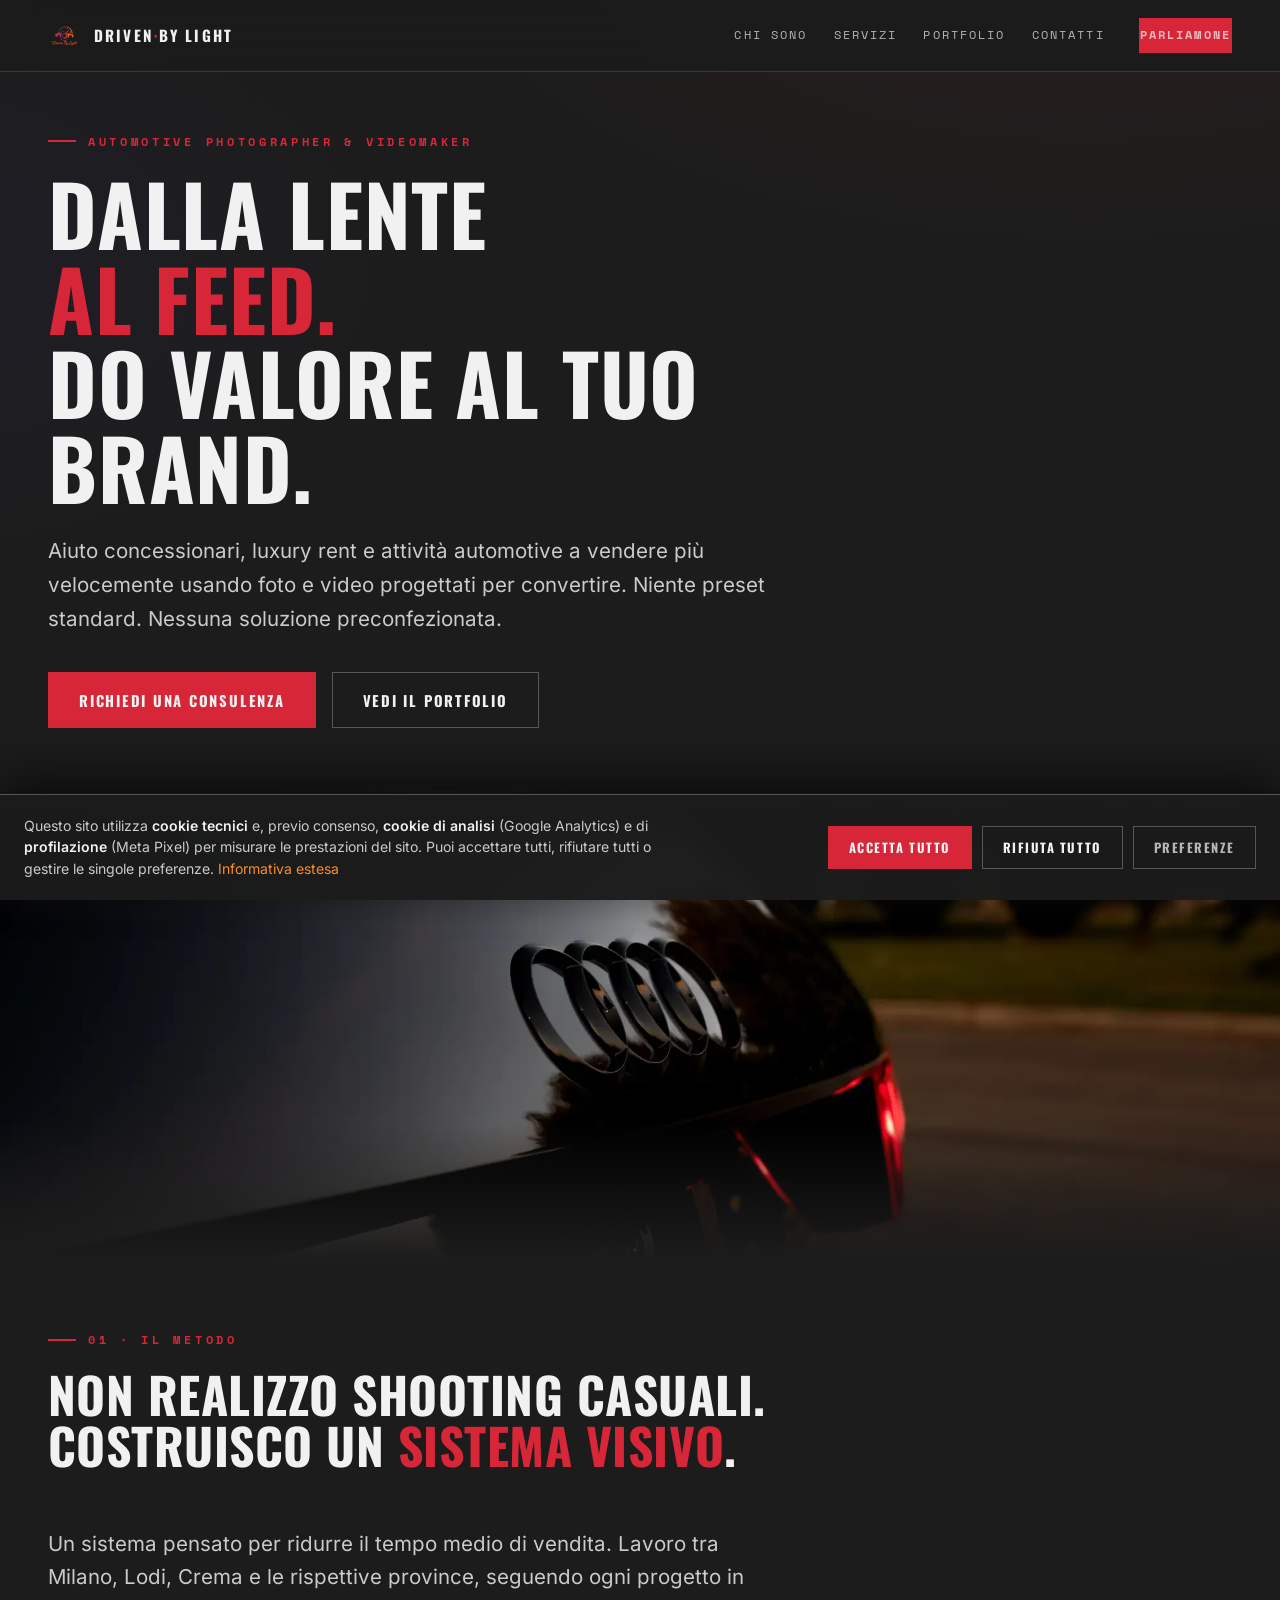
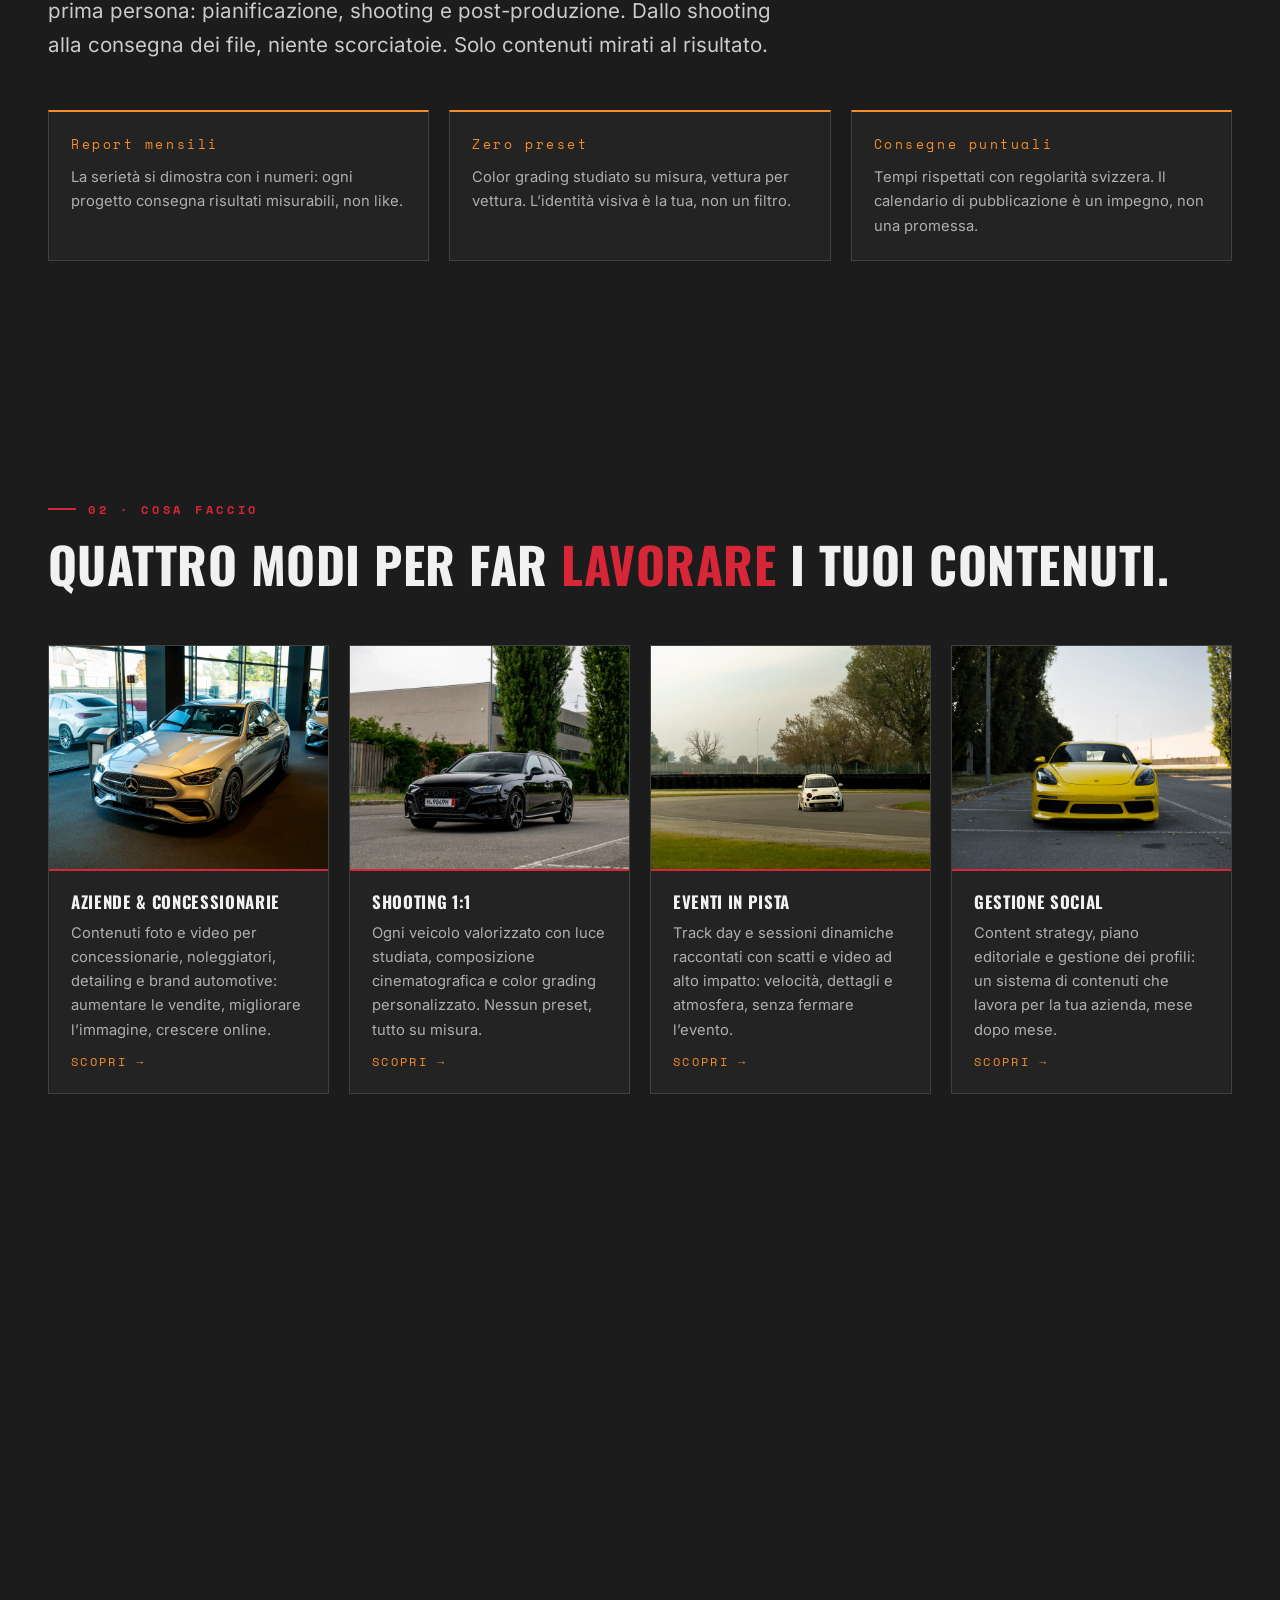
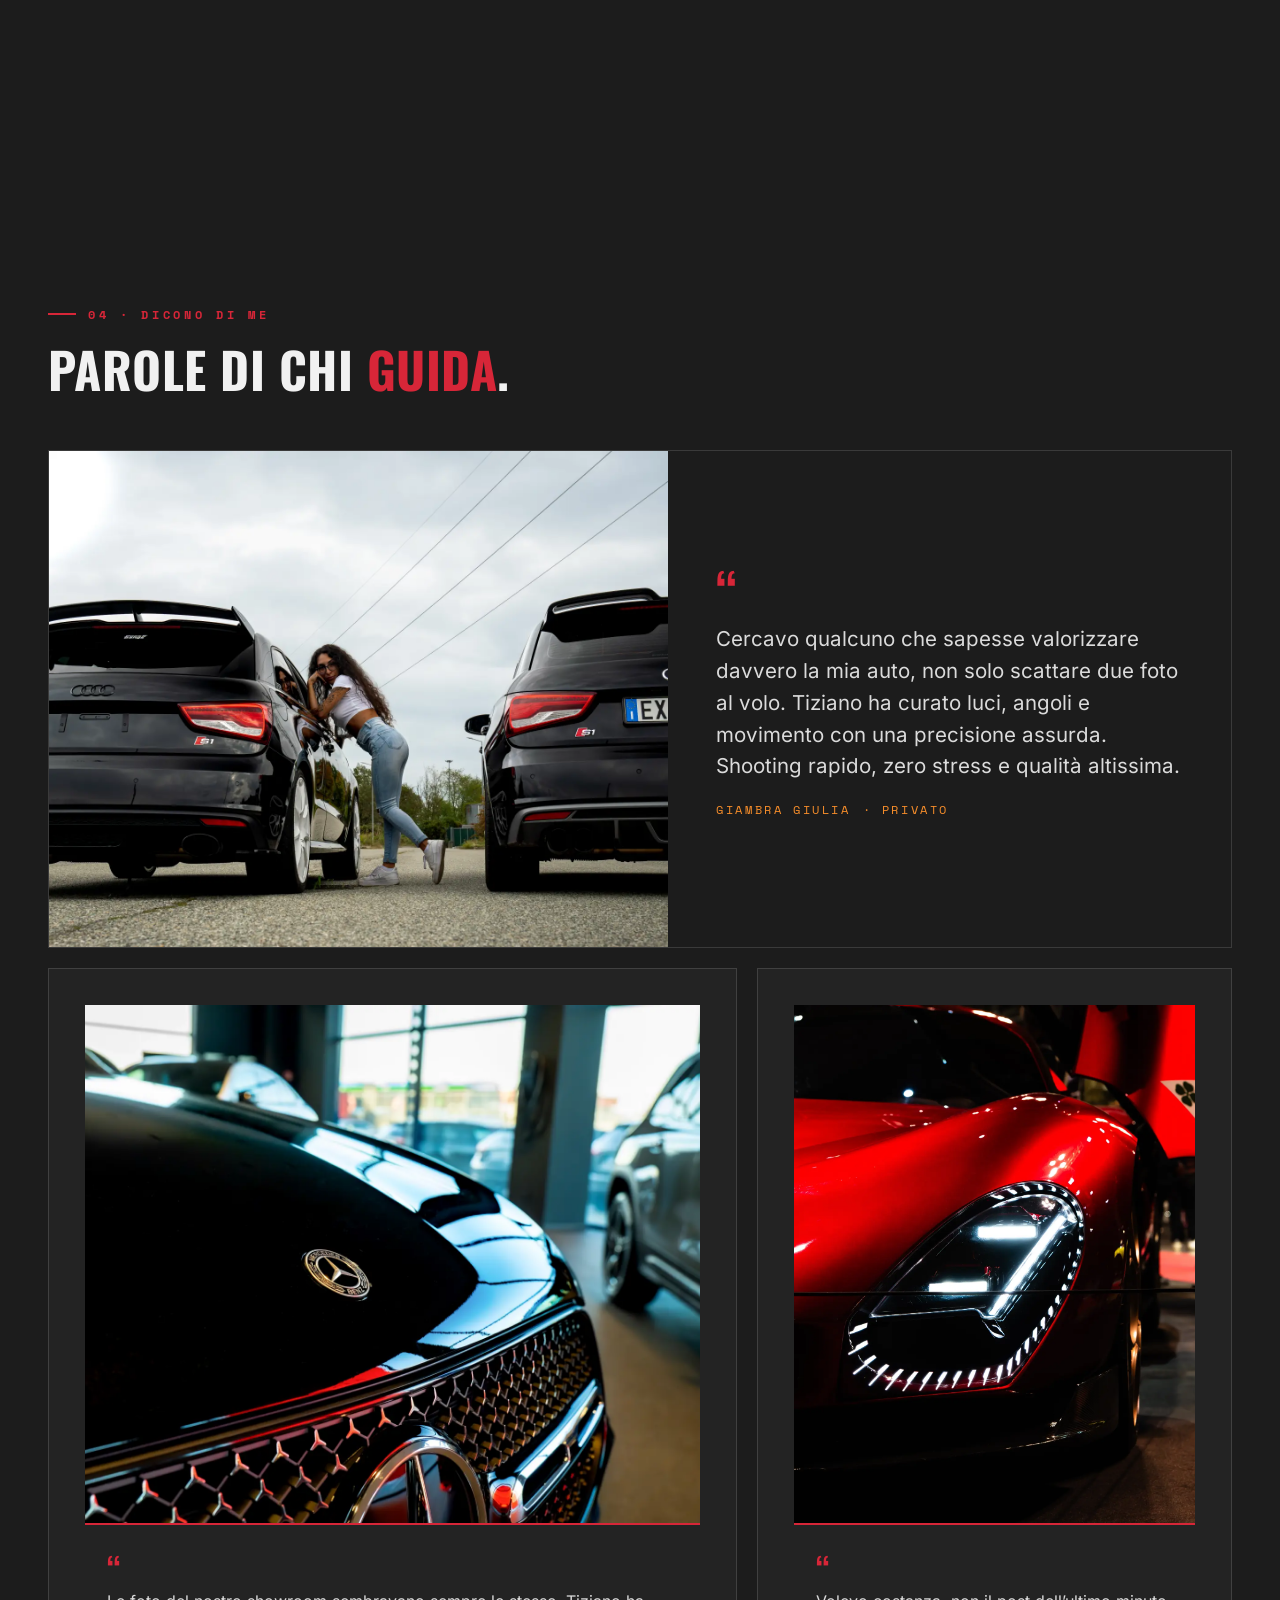
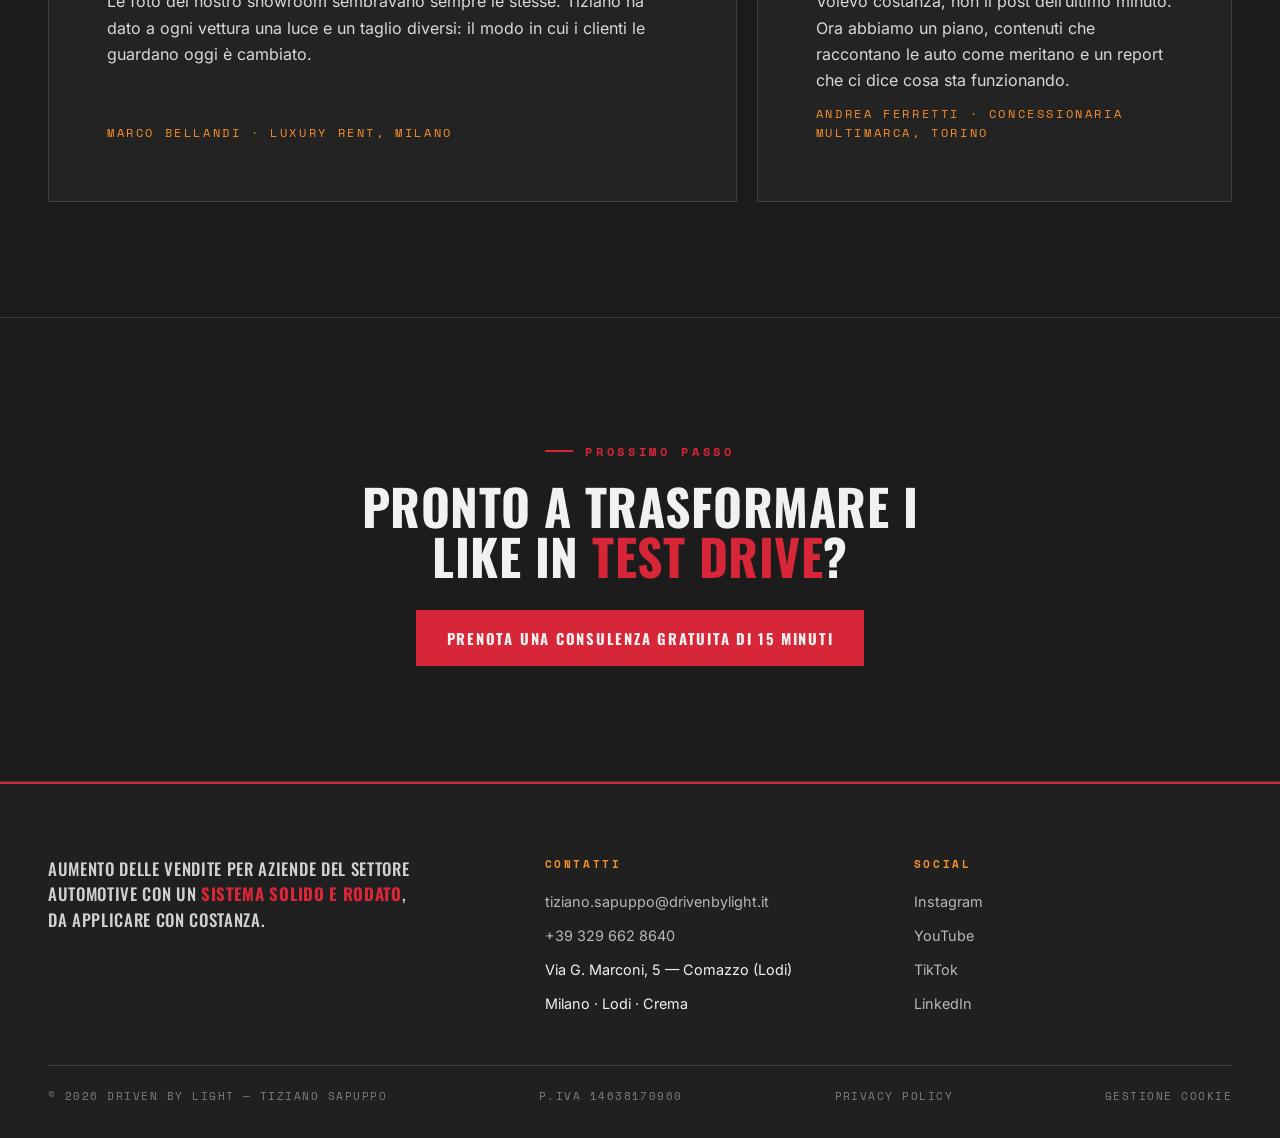
<file: index.html>
<!DOCTYPE html><html lang="it"><head><meta charset="utf-8"><meta name="viewport" content="width=device-width, initial-scale=1"><meta name="description" content="Aiuto concessionari, luxury rent e attività automotive a vendere più velocemente con foto e video progettati per convertire. Automotive photographer &amp; videomaker, tra Milano, Lodi e Crema."><link rel="icon" href="/favicon.ico" sizes="any"><title>Driven By Light — Foto e video automotive che fanno vendere</title><link rel="canonical" href="https://www.drivenbylight.it/"><!-- Open Graph (condivisione: WhatsApp, Facebook, LinkedIn, ...) --><meta property="og:type" content="website"><meta property="og:site_name" content="Driven By Light"><meta property="og:title" content="Driven By Light — Foto e video automotive che fanno vendere"><meta property="og:description" content="Aiuto concessionari, luxury rent e attività automotive a vendere più velocemente con foto e video progettati per convertire. Automotive photographer &amp; videomaker, tra Milano, Lodi e Crema."><meta property="og:url" content="https://www.drivenbylight.it/"><meta property="og:locale" content="it_IT"><meta property="og:image" content="https://www.drivenbylight.it/_astro/hero.8y5uuQoj.webp"><meta property="og:image:width" content="2000"><meta property="og:image:height" content="1600"><meta property="og:image:alt" content="Foto e video automotive Driven By Light — Tiziano Sapuppo"><!-- Twitter / X Card --><meta name="twitter:card" content="summary_large_image"><meta name="twitter:title" content="Driven By Light — Foto e video automotive che fanno vendere"><meta name="twitter:description" content="Aiuto concessionari, luxury rent e attività automotive a vendere più velocemente con foto e video progettati per convertire. Automotive photographer &amp; videomaker, tra Milano, Lodi e Crema."><meta name="twitter:image" content="https://www.drivenbylight.it/_astro/hero.8y5uuQoj.webp"><!-- Dati strutturati JSON-LD (Schema.org) --><script type="application/ld+json">{"@context":"https://schema.org","@type":"ProfessionalService","@id":"https://www.drivenbylight.it/#service","name":"Driven By Light — Foto e video automotive","description":"Foto e video automotive per concessionarie, luxury rent e brand automotive: contenuti progettati per convertire, color grading su misura, consegne puntuali.","url":"https://www.drivenbylight.it/","telephone":"+393296628640","email":"tiziano.sapuppo@drivenbylight.it","priceRange":"€€","image":"https://www.drivenbylight.it/_astro/hero.8y5uuQoj.webp","address":{"@type":"PostalAddress","streetAddress":"Via G. Marconi, 5","addressLocality":"Comazzo","addressRegion":"LO","addressCountry":"IT"},"areaServed":["Milano","Lodi","Crema"],"sameAs":["https://www.instagram.com/drivenbylight.st/","https://www.youtube.com/channel/UCt2hIOt5hIjF9iLEe1BOfLw","https://www.tiktok.com/@tsdrivenbylight","https://www.linkedin.com/in/tiziano-sapuppo/"],"founder":{"@type":"Person","name":"Tiziano Sapuppo","url":"https://www.drivenbylight.it/chi-sono/","sameAs":["https://www.linkedin.com/in/tiziano-sapuppo/","https://www.instagram.com/drivenbylight.st/"]}}</script><!--
      Script di tracciamento caricati SOLO dopo consenso cookie.
      Le funzioni __loadGA / __loadMeta vengono invocate da CookieConsent.astro
      in base alle preferenze salvate (statistiche → GA, marketing → Meta Pixel).
    --><script>
      window.__loadGA = function () {
        if (window.__gaLoaded) return;
        window.__gaLoaded = true;
        window.dataLayer = window.dataLayer || [];
        function gtag() { dataLayer.push(arguments); }
        window.gtag = gtag;
        gtag('js', new Date());
        gtag('config', 'G-Y8MM68YXXF');
        var s = document.createElement('script');
        s.async = true;
        s.src = 'https://www.googletagmanager.com/gtag/js?id=G-Y8MM68YXXF';
        document.head.appendChild(s);
      };
      window.__loadMeta = function () {
        if (window.fbq) return;
        !function(f,b,e,v,n,t,s)
        {if(f.fbq)return;n=f.fbq=function(){n.callMethod?
        n.callMethod.apply(n,arguments):n.queue.push(arguments)};
        if(!f._fbq)f._fbq=n;n.push=n;n.loaded=!0;n.version='2.0';
        n.queue=[];t=b.createElement(e);t.async=!0;
        t.src=v;s=b.getElementsByTagName(e)[0];
        s.parentNode.insertBefore(t,s)}(window, document,'script',
        'https://connect.facebook.net/en_US/fbevents.js');
        fbq('init', '2071840930364087');
        fbq('track', 'PageView');
      };
    </script><link rel="stylesheet" href="/_astro/Layout.BJWlYF6Z.css"></head><body><header class="site-header"><div class="container"><a href="/" class="brand" aria-label="Driven By Light — home"><img src="/_astro/logo.C9jMmVN8.png" alt="Logo Driven By Light" width="34" height="34"><span>Driven<span class="dot">·</span>By Light</span></a><nav class="site-nav" aria-label="Navigazione principale"><a href="/chi-sono/">Chi sono</a><a href="/servizi/">Servizi</a><a href="/portfolio/">Portfolio</a><a href="/contatti/">Contatti</a><a href="/contatti/" class="cta cta-sm nav-cta">Parliamone</a></nav><button class="nav-toggle" id="nav-toggle" aria-expanded="false" aria-controls="mobile-nav" aria-label="Apri il menu di navigazione"><span></span><span></span><span></span></button></div><nav class="mobile-nav" id="mobile-nav" aria-label="Navigazione mobile"><a href="/chi-sono/">Chi sono</a><a href="/servizi/">Servizi</a><a href="/portfolio/">Portfolio</a><a href="/contatti/">Contatti</a><a href="/contatti/" class="cta cta-sm">Parliamone</a></nav></header><main><section class="hero"><div class="container"><p class="eyebrow reveal">Automotive Photographer &amp; Videomaker</p><h1 class="reveal" data-delay="1">Dalla lente<br><span class="accent-rosso">al feed.</span><br>Do valore al tuo brand.</h1><p class="lead reveal" data-delay="2">Aiuto concessionari, luxury rent e attività automotive a vendere più velocemente usando foto e video progettati per convertire. Niente preset standard. Nessuna soluzione preconfezionata.</p><div class="hero-cta reveal" data-delay="3"><a class="cta" href="/contatti/">Richiedi una consulenza</a><a class="cta-ghost" href="/portfolio/">Vedi il portfolio</a></div></div><div class="hero-media reveal"><img src="/_astro/hero.8y5uuQoj_Z1xCsTE.webp" alt="Vettura sportiva fotografata in luce radente al tramonto" sizes="(max-width: 1280px) 100vw, 1280px" loading="lazy" decoding="async" width="2000" height="1600"></div></section><section class="section-tight"><div class="container"><div class="section-head reveal"><p class="eyebrow">01 · Il metodo</p><h2>Non realizzo shooting casuali.<br>Costruisco un <span class="accent-rosso">sistema visivo</span>.</h2></div><p class="lead reveal">Un sistema pensato per ridurre il tempo medio di vendita. Lavoro tra Milano, Lodi, Crema e le rispettive province, seguendo ogni progetto in prima persona: pianificazione, shooting e post-produzione. Dallo shooting alla consegna dei file, niente scorciatoie. Solo contenuti mirati al risultato.</p><div class="grid-services grid-3 reveal" style="margin-top: 48px;"><div class="card" style="border-top: 2px solid var(--arancio);"><div class="card-body"><span class="sec-num">Report mensili</span><p>La serietà si dimostra con i numeri: ogni progetto consegna risultati misurabili, non like.</p></div></div><div class="card" style="border-top: 2px solid var(--arancio);"><div class="card-body"><span class="sec-num">Zero preset</span><p>Color grading studiato su misura, vettura per vettura. L’identità visiva è la tua, non un filtro.</p></div></div><div class="card" style="border-top: 2px solid var(--arancio);"><div class="card-body"><span class="sec-num">Consegne puntuali</span><p>Tempi rispettati con regolarità svizzera. Il calendario di pubblicazione è un impegno, non una promessa.</p></div></div></div></div></section><section><div class="container"><div class="section-head reveal"><p class="eyebrow">02 · Cosa faccio</p><h2>Quattro modi per far <span class="accent-rosso">lavorare</span> i tuoi contenuti.</h2></div><div class="grid-services"><a href="/servizi/" class="card reveal" data-delay="0"><img src="/_astro/service-1.3SKRptE6.webp" alt="Aziende &amp; Concessionarie" loading="lazy" width="3000" height="2400"><div class="card-body"><h3>Aziende &amp; Concessionarie</h3><p>Contenuti foto e video per concessionarie, noleggiatori, detailing e brand automotive: aumentare le vendite, migliorare l’immagine, crescere online.</p><span class="card-link">Scopri</span></div></a><a href="/servizi/" class="card reveal" data-delay="1"><img src="/_astro/service-2.BRBNtlEZ.webp" alt="Shooting 1:1" loading="lazy" width="3000" height="2400"><div class="card-body"><h3>Shooting 1:1</h3><p>Ogni veicolo valorizzato con luce studiata, composizione cinematografica e color grading personalizzato. Nessun preset, tutto su misura.</p><span class="card-link">Scopri</span></div></a><a href="/servizi/" class="card reveal" data-delay="2"><img src="/_astro/service-3.Bz9kobIh.webp" alt="Eventi in pista" loading="lazy" width="3000" height="2400"><div class="card-body"><h3>Eventi in pista</h3><p>Track day e sessioni dinamiche raccontati con scatti e video ad alto impatto: velocità, dettagli e atmosfera, senza fermare l’evento.</p><span class="card-link">Scopri</span></div></a><a href="/servizi/" class="card reveal" data-delay="3"><img src="/_astro/service-4.C9eExZlB.webp" alt="Gestione Social" loading="lazy" width="3000" height="2400"><div class="card-body"><h3>Gestione Social</h3><p>Content strategy, piano editoriale e gestione dei profili: un sistema di contenuti che lavora per la tua azienda, mese dopo mese.</p><span class="card-link">Scopri</span></div></a></div></div></section><section><div class="container"><div class="section-head reveal"><p class="eyebrow">03 · Come lavoro</p><h2>Cinque step, <span class="accent-rosso">zero improvvisazione</span>.</h2></div><div class="process"><div class="step reveal" data-delay="0"><h3>Contatto</h3><p>Forniscimi i dettagli e le tue esigenze. Preparerò un piano di lavoro personalizzato.</p></div><div class="step reveal" data-delay="1"><h3>Pianificazione</h3><p>Scegliamo luogo, stile e inquadrature. Una guida rapida per preparare la sessione.</p></div><div class="step reveal" data-delay="2"><h3>Giorno dello shooting</h3><p>Preparazione dell’attrezzatura e del luogo di ripresa. Posizionamento del veicolo come pianificato.</p></div><div class="step reveal" data-delay="3"><h3>Post-produzione</h3><p>Editing e correzioni per ottenere immagini di alta qualità, pronte per l’uso.</p></div><div class="step reveal" data-delay="0"><h3>Consegna</h3><p>File in formato pronto per campagne di marketing e social.</p></div></div></div></section><section><div class="container"><div class="section-head reveal"><p class="eyebrow">04 · Dicono di me</p><h2>Parole di chi <span class="accent-rosso">guida</span>.</h2></div><div class="quote-featured reveal"><img src="/_astro/testimonial-1.Ba8Y3jHE.webp" alt="Giambra Giulia tra due Audi A3 Sedan durante lo shooting" loading="lazy" width="1400" height="1120"><div class="quote-body"><span class="quote-mark">“</span><p class="quote-text">Cercavo qualcuno che sapesse valorizzare davvero la mia auto, non solo scattare due foto al volo. Tiziano ha curato luci, angoli e movimento con una precisione assurda. Shooting rapido, zero stress e qualità altissima.</p><span class="quote-author">Giambra Giulia<span class="quote-role">· Privato</span></span></div></div><div class="grid-quotes"><div class="card reveal" data-delay="1"><img src="/_astro/testimonial-2.DCAYYD4n.webp" alt="Dettaglio del cofano e della griglia di una Mercedes in showroom" loading="lazy" width="1400" height="1120"><div class="card-body"><span class="quote-mark" style="font-size: 2.2rem;">“</span><p>Le foto del nostro showroom sembravano sempre le stesse. Tiziano ha dato a ogni vettura una luce e un taglio diversi: il modo in cui i clienti le guardano oggi è cambiato.</p><span class="quote-author">Marco Bellandi · Luxury Rent, Milano</span></div></div><div class="card reveal card--portrait" data-delay="2"><img src="/_astro/testimonial-3.FO_5QiqE.webp" alt="Faretto anteriore di una sportiva rossa ripreso in fiera" loading="lazy" width="1400" height="1687"><div class="card-body"><span class="quote-mark" style="font-size: 2.2rem;">“</span><p>Volevo costanza, non il post dell’ultimo minuto. Ora abbiamo un piano, contenuti che raccontano le auto come meritano e un report che ci dice cosa sta funzionando.</p><span class="quote-author">Andrea Ferretti · Concessionaria multimarca, Torino</span></div></div></div></div></section><section class="cta-band"><div class="container"><p class="eyebrow reveal" style="justify-content: center;">Prossimo passo</p><h2 class="reveal" data-delay="1">Pronto a trasformare i like in <span class="accent-rosso">test drive</span>?</h2><a class="cta reveal" data-delay="2" href="/contatti/">Prenota una consulenza gratuita di 15 minuti</a></div></section></main><footer class="site-footer"><div class="container"><div class="footer-grid"><p class="footer-manifesto">Aumento delle vendite per aziende del settore automotive con un <span class="accent-rosso">sistema solido e rodato</span>, da applicare con costanza.</p><div class="footer-col"><h4>Contatti</h4><ul><li><a href="mailto:tiziano.sapuppo@drivenbylight.it">tiziano.sapuppo@drivenbylight.it</a></li><li><a href="tel:+393296628640">+39 329 662 8640</a></li><li>Via G. Marconi, 5 — Comazzo (Lodi)</li><li>Milano · Lodi · Crema</li></ul></div><div class="footer-col"><h4>Social</h4><ul><li><a href="https://www.instagram.com/drivenbylight.st/" rel="noopener" target="_blank">Instagram</a></li><li><a href="https://www.youtube.com/channel/UCt2hIOt5hIjF9iLEe1BOfLw" rel="noopener" target="_blank">YouTube</a></li><li><a href="https://www.tiktok.com/@tsdrivenbylight" rel="noopener" target="_blank">TikTok</a></li><li><a href="https://www.linkedin.com/in/tiziano-sapuppo/" rel="noopener" target="_blank">LinkedIn</a></li></ul></div></div><div class="footer-base"><span>© 2026 Driven By Light — Tiziano Sapuppo</span><span>P.IVA 14638170960</span><a href="/privacy/">Privacy Policy</a><button type="button" class="cookie-management-link-footer">Gestione Cookie</button></div></div></footer><!-- Banner consenso (primo accesso) --><div id="cookie-banner" class="cookie-banner" hidden><div class="cookie-banner-inner"><p class="cookie-banner-text">Questo sito utilizza <strong>cookie tecnici</strong> e, previo consenso, <strong>cookie di analisi</strong> (Google&nbsp;Analytics) e di <strong>profilazione</strong> (Meta&nbsp;Pixel) per misurare le prestazioni del sito. Puoi accettare tutti, rifiutare tutti o gestire le singole preferenze. <a href="/privacy/">Informativa estesa</a></p><div class="cookie-banner-actions"><button type="button" class="cta cta-sm cookie-btn-accept">Accetta tutto</button><button type="button" class="cta-ghost cta-sm cookie-btn-reject">Rifiuta tutto</button><button type="button" class="cookie-btn-prefs">Preferenze</button></div></div></div><!-- Pannello gestione cookie (come nel vecchio sito) --><div class="cookie-management-overlay" id="cookie-overlay"></div><div class="cookie-management-panel" id="cookie-panel" role="dialog" aria-modal="true" aria-labelledby="cookie-panel-title"><div class="cookie-management-header"><h2 id="cookie-panel-title">Gestione Cookie</h2><button type="button" class="cookie-management-close" aria-label="Chiudi">&times;</button></div><div class="cookie-management-body"><p class="cookie-management-intro">Qui puoi personalizzare l'utilizzo dei cookie. Le tue scelte verranno applicate su tutti i dispositivi su cui visiti questo sito.</p><div class="cookie-management-category"><div class="cookie-management-category-head"><span class="cookie-management-category-title">Cookie tecnici</span><input type="checkbox" id="mgmt-technical" checked disabled aria-label="Cookie tecnici sempre attivi"></div><p class="cookie-management-category-desc">Necessari al funzionamento del sito: navigazione, sessione e sicurezza. Non sono disattivabili.</p></div><div class="cookie-management-category"><div class="cookie-management-category-head"><span class="cookie-management-category-title">Cookie statistiche</span><input type="checkbox" id="mgmt-statistics" aria-label="Attiva cookie statistiche"></div><p class="cookie-management-category-desc">Google Analytics misura in forma aggregata come viene utilizzato il sito, aiutandoci a migliorarne contenuti e prestazioni.</p></div><div class="cookie-management-category"><div class="cookie-management-category-head"><span class="cookie-management-category-title">Cookie marketing</span><input type="checkbox" id="mgmt-marketing" aria-label="Attiva cookie marketing"></div><p class="cookie-management-category-desc">Il Meta Pixel consente di misurare l'efficacia delle inserzioni su Facebook e Instagram e di raggiungere utenti interessati ai servizi fotografici.</p></div><div class="cookie-management-category"><div class="cookie-management-category-head"><span class="cookie-management-category-title">Cookie di funzionalità</span><input type="checkbox" id="mgmt-functionalities" aria-label="Attiva cookie di funzionalità"></div><p class="cookie-management-category-desc">Abilita servizi di terze parti come video e mappe incorporate nelle pagine.</p></div></div><div class="cookie-management-footer"><button type="button" id="mgmt-save" class="cta cta-sm">Salva Preferenze</button><button type="button" id="mgmt-reset" class="cookie-management-reset">Reimposta Tutto</button></div></div><script>
(function () {
  'use strict';

  var PREF_KEY = 'cookiePreferences';
  var GIVEN_KEY = 'cookieConsentGiven';

  function getPrefs() {
    try {
      var raw = localStorage.getItem(PREF_KEY);
      return raw ? JSON.parse(raw) : null;
    } catch (e) {
      return null;
    }
  }

  function savePrefs(prefs) {
    try {
      localStorage.setItem(PREF_KEY, JSON.stringify(prefs));
      localStorage.setItem(GIVEN_KEY, 'true');
    } catch (e) {
      /* storage non disponibile (modalità privata): il consenso resta in memoria */
    }
  }

  function hasConsent() {
    try {
      return localStorage.getItem(GIVEN_KEY) === 'true';
    } catch (e) {
      return window.__cookieConsentGiven === true;
    }
  }

  function currentPrefs() {
    var prefs = getPrefs();
    return {
      'mgmt-technical': true,
      'mgmt-statistics': !!(prefs && prefs['mgmt-statistics']),
      'mgmt-marketing': !!(prefs && prefs['mgmt-marketing']),
      'mgmt-functionalities': !!(prefs && prefs['mgmt-functionalities'])
    };
  }

  /* ---------- caricamento script di tracciamento (esposti da Layout.astro) ---------- */

  function applyTracking(prefs) {
    if (prefs['mgmt-statistics'] && typeof window.__loadGA === 'function') {
      window.__loadGA();
    }
    if (prefs['mgmt-marketing'] && typeof window.__loadMeta === 'function') {
      window.__loadMeta();
    }
  }

  function removeAnalyticsCookies() {
    var names = ['_ga', '_gid', '_gali', '_ga_2Y8MM68YXXF'];
    var domains = ['', location.hostname, '.' + location.hostname];
    var i, j, d;
    for (i = 0; i < names.length; i++) {
      for (j = 0; j < domains.length; j++) {
        d = domains[j];
        document.cookie = names[i] + '=; expires=Thu, 01 Jan 1970 00:00:00 GMT; path=/; domain=' + d;
        document.cookie = names[i] + '=; expires=Thu, 01 Jan 1970 00:00:00 GMT; path=/';
      }
    }
  }

  /* ---------- pannello ---------- */

  var panel = document.getElementById('cookie-panel');
  var overlay = document.getElementById('cookie-overlay');
  var closeBtn = document.querySelector('.cookie-management-close');
  var banner = document.getElementById('cookie-banner');

  function syncCheckboxes(prefs) {
    var ids = ['mgmt-technical', 'mgmt-statistics', 'mgmt-marketing', 'mgmt-functionalities'];
    for (var i = 0; i < ids.length; i++) {
      var el = document.getElementById(ids[i]);
      if (el) el.checked = !!prefs[ids[i]];
    }
  }

  function openPanel() {
    syncCheckboxes(currentPrefs());
    panel.classList.add('active');
    overlay.classList.add('active');
    document.body.classList.add('cookie-management-open');
  }

  function closePanel() {
    panel.classList.remove('active');
    overlay.classList.remove('active');
    document.body.classList.remove('cookie-management-open');
  }

  function readCheckboxes() {
    return {
      'mgmt-technical': true,
      'mgmt-statistics': !!(document.getElementById('mgmt-statistics') || {}).checked,
      'mgmt-marketing': !!(document.getElementById('mgmt-marketing') || {}).checked,
      'mgmt-functionalities': !!(document.getElementById('mgmt-functionalities') || {}).checked
    };
  }

  function showBanner() {
    if (banner) banner.hidden = false;
  }

  function hideBanner() {
    if (banner) banner.hidden = true;
  }

  /* ---------- eventi ---------- */

  var links = document.querySelectorAll('.cookie-management-link-footer');
  for (var i = 0; i < links.length; i++) {
    links[i].addEventListener('click', function (e) {
      e.preventDefault();
      openPanel();
    });
  }

  if (closeBtn) closeBtn.addEventListener('click', closePanel);
  if (overlay) overlay.addEventListener('click', closePanel);
  document.addEventListener('keydown', function (e) {
    if (e.key === 'Escape') closePanel();
  });

  var saveBtn = document.getElementById('mgmt-save');
  if (saveBtn) {
    saveBtn.addEventListener('click', function () {
      var prefs = readCheckboxes();
      var statsWas = currentPrefs()['mgmt-statistics'];
      savePrefs(prefs);
      applyTracking(prefs);
      if (statsWas && !prefs['mgmt-statistics']) {
        removeAnalyticsCookies();
        location.reload();
        return;
      }
      hideBanner();
      closePanel();
    });
  }

  var resetBtn = document.getElementById('mgmt-reset');
  if (resetBtn) {
    resetBtn.addEventListener('click', function () {
      try {
        localStorage.removeItem(PREF_KEY);
        localStorage.removeItem(GIVEN_KEY);
      } catch (e) {}
      removeAnalyticsCookies();
      location.reload();
    });
  }

  var acceptBtn = document.querySelector('.cookie-btn-accept');
  if (acceptBtn) {
    acceptBtn.addEventListener('click', function () {
      var prefs = {
        'mgmt-technical': true,
        'mgmt-statistics': true,
        'mgmt-marketing': true,
        'mgmt-functionalities': true
      };
      savePrefs(prefs);
      applyTracking(prefs);
      hideBanner();
    });
  }

  var rejectBtn = document.querySelector('.cookie-btn-reject');
  if (rejectBtn) {
    rejectBtn.addEventListener('click', function () {
      var prefs = {
        'mgmt-technical': true,
        'mgmt-statistics': false,
        'mgmt-marketing': false,
        'mgmt-functionalities': false
      };
      savePrefs(prefs);
      removeAnalyticsCookies();
      hideBanner();
    });
  }

  var prefsBtn = document.querySelector('.cookie-btn-prefs');
  if (prefsBtn) {
    prefsBtn.addEventListener('click', function () {
      openPanel();
    });
  }

  /* ---------- avvio ---------- */

  var prefs = currentPrefs();
  window.__cookieConsentGiven = hasConsent();
  window.__cookiePrefs = prefs;

  if (hasConsent()) {
    applyTracking(prefs);
  } else {
    showBanner();
  }
})();
</script><script type="module">var e=new IntersectionObserver(t=>{for(let n of t)n.isIntersecting&&(n.target.classList.add(`in`),e.unobserve(n.target))},{threshold:.12});document.querySelectorAll(`.reveal`).forEach(t=>e.observe(t));var t=document.getElementById(`nav-toggle`),n=document.getElementById(`mobile-nav`);if(t&&n){let e=()=>{n.classList.remove(`open`),t.classList.remove(`open`),t.setAttribute(`aria-expanded`,`false`)};t.addEventListener(`click`,()=>{let e=n.classList.toggle(`open`);t.classList.toggle(`open`,e),t.setAttribute(`aria-expanded`,String(e))}),n.querySelectorAll(`a`).forEach(t=>t.addEventListener(`click`,e)),window.addEventListener(`resize`,()=>{window.innerWidth>860&&e()})}</script></body></html>
</file>
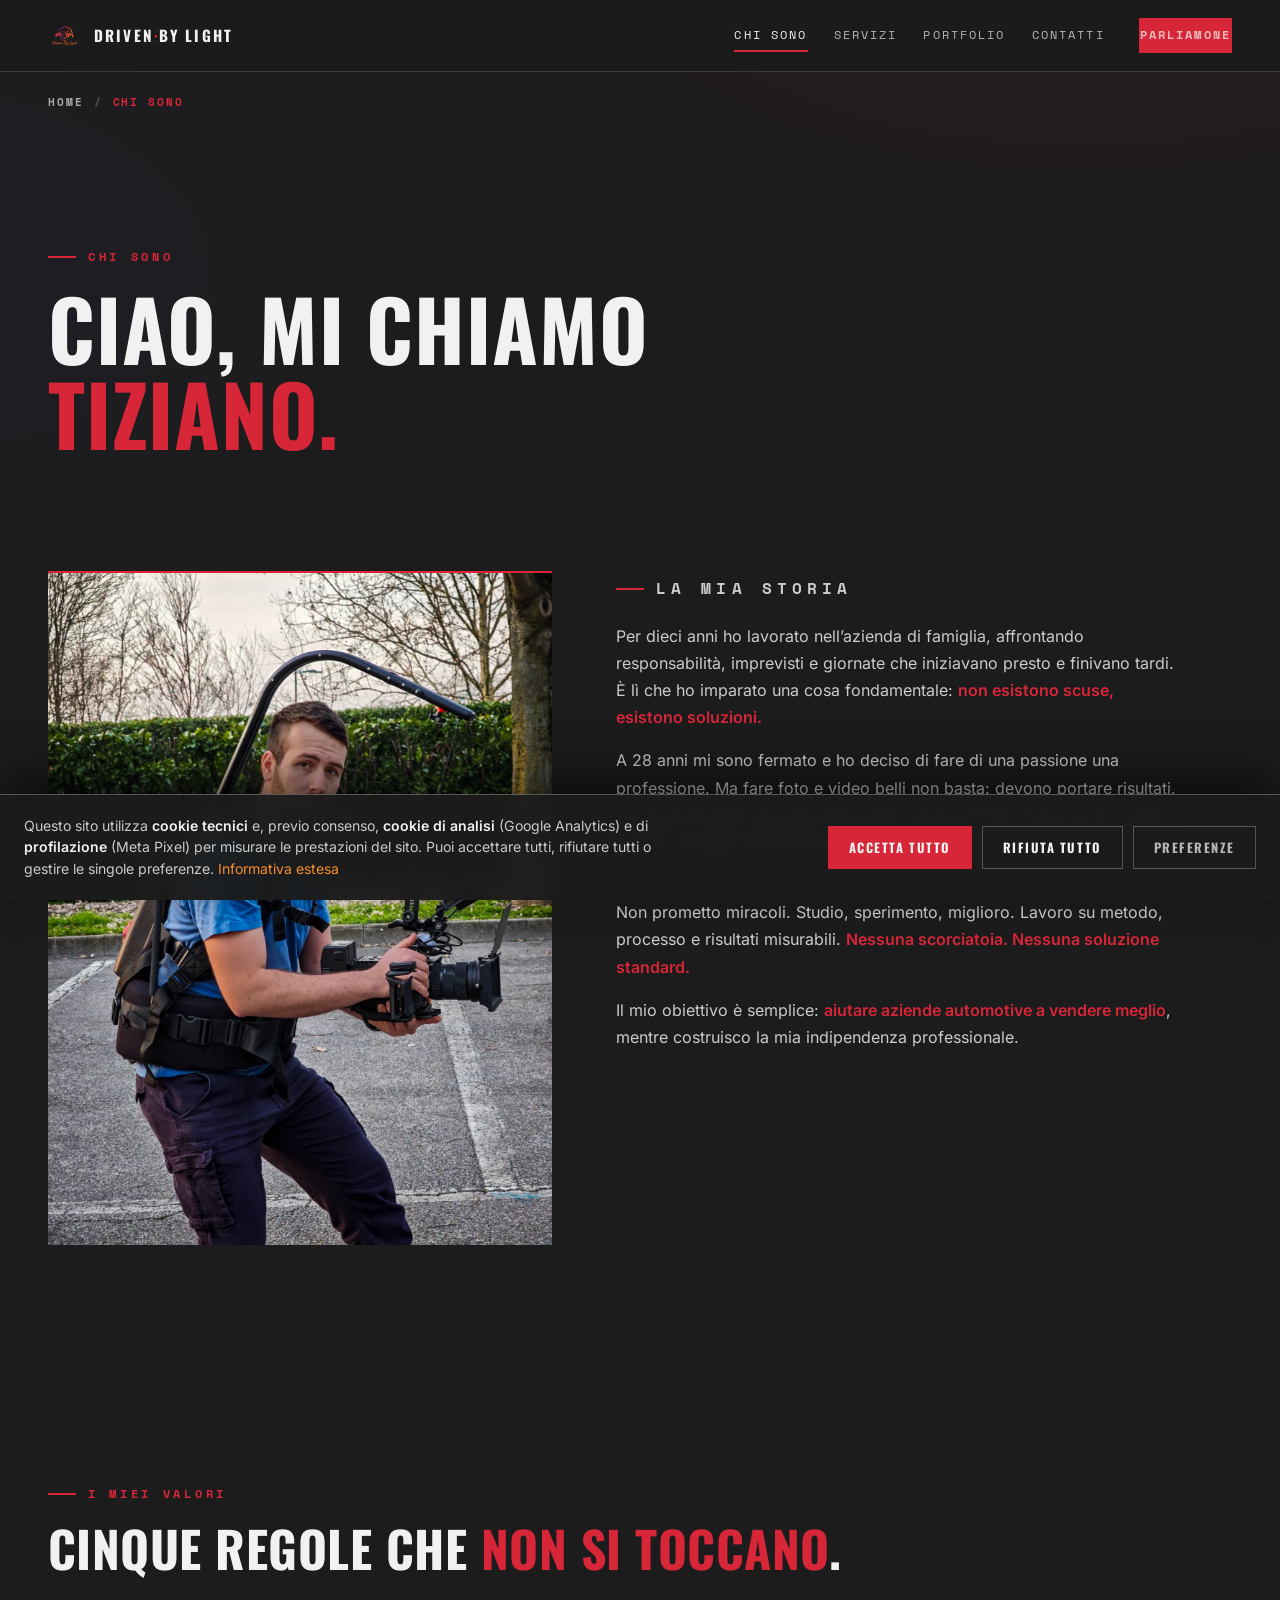
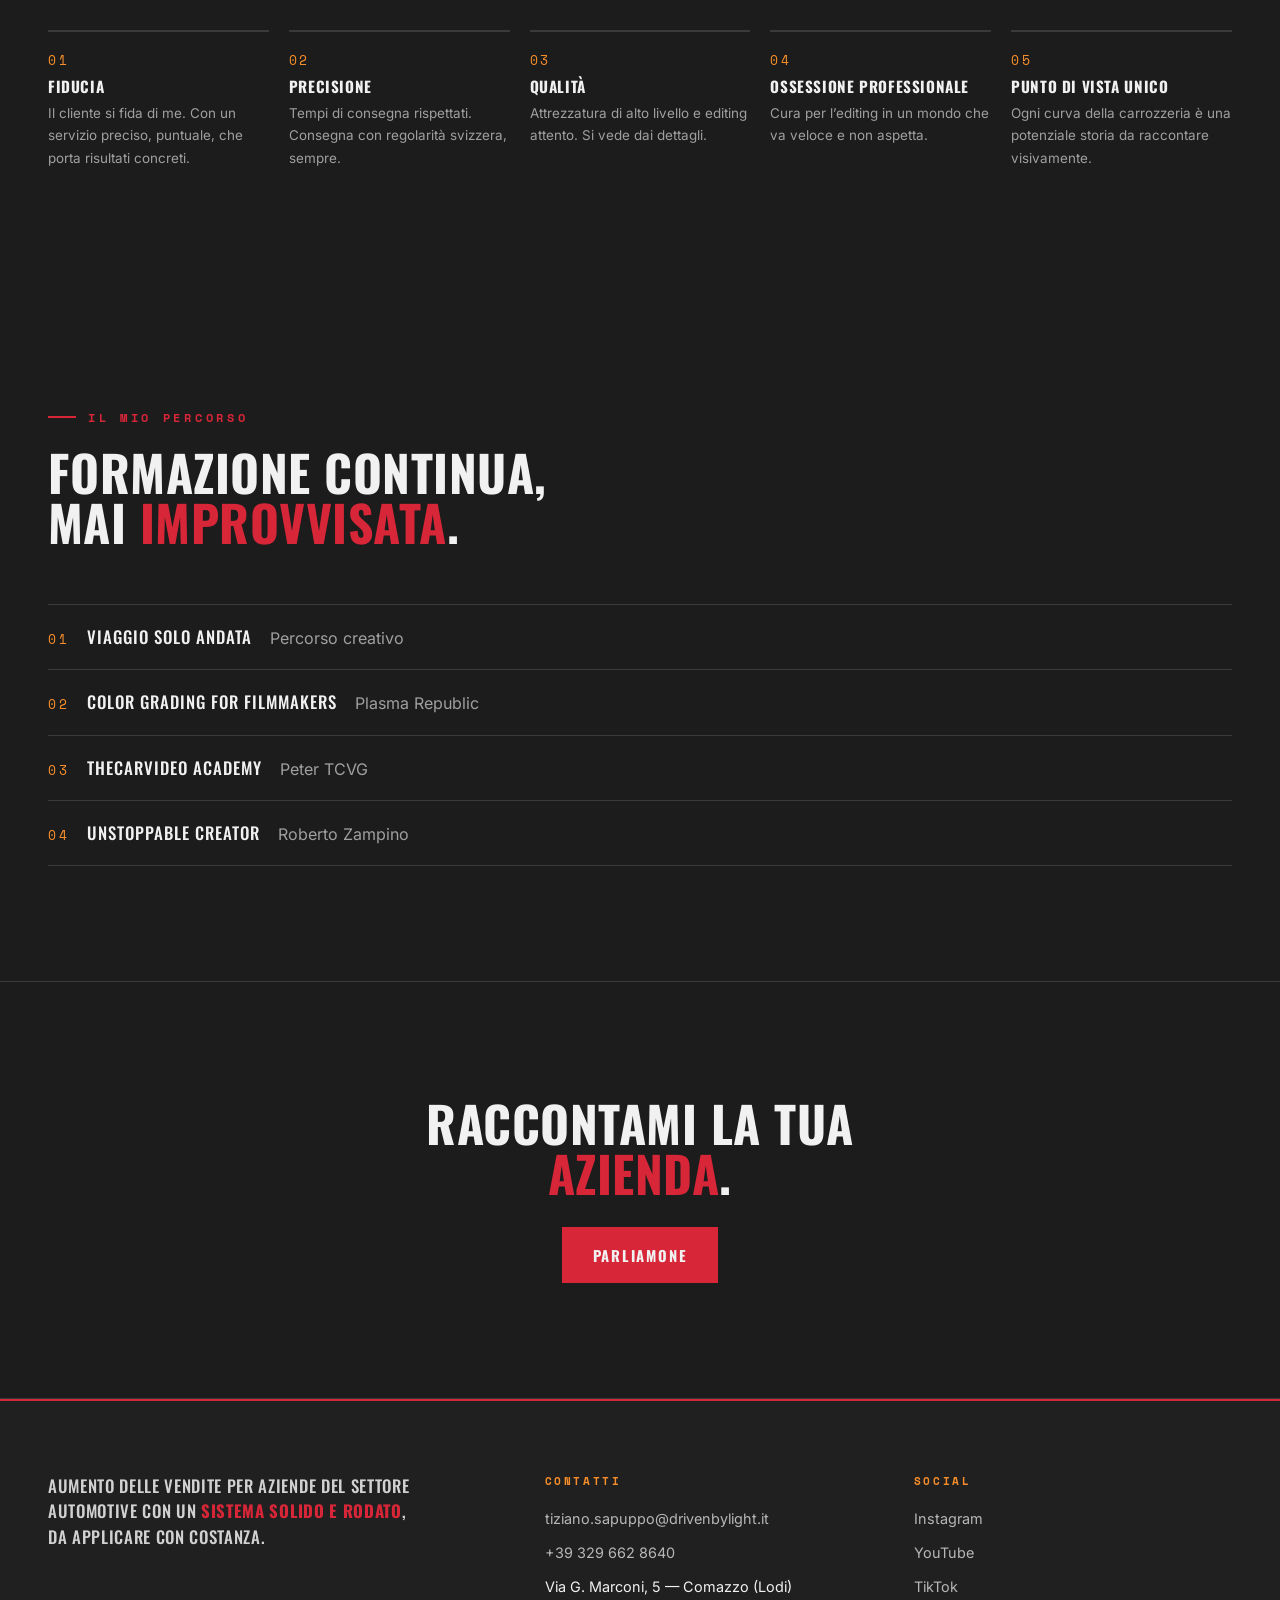
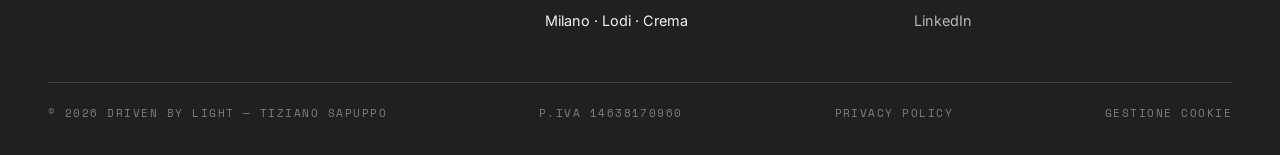
<file: chi-sono/index.html>
<!DOCTYPE html><html lang="it"><head><meta charset="utf-8"><meta name="viewport" content="width=device-width, initial-scale=1"><meta name="description" content="La storia di Tiziano Sapuppo: dieci anni nell'azienda di famiglia, la ripartenza a 28 anni, un sistema visivo orientato alla vendita per il settore automotive."><link rel="icon" href="/favicon.ico" sizes="any"><title>Chi sono — Tiziano Sapuppo · Driven By Light</title><link rel="canonical" href="https://www.drivenbylight.it/chi-sono/"><!-- Open Graph (condivisione: WhatsApp, Facebook, LinkedIn, ...) --><meta property="og:type" content="website"><meta property="og:site_name" content="Driven By Light"><meta property="og:title" content="Chi sono — Tiziano Sapuppo · Driven By Light"><meta property="og:description" content="La storia di Tiziano Sapuppo: dieci anni nell'azienda di famiglia, la ripartenza a 28 anni, un sistema visivo orientato alla vendita per il settore automotive."><meta property="og:url" content="https://www.drivenbylight.it/chi-sono/"><meta property="og:locale" content="it_IT"><meta property="og:image" content="https://www.drivenbylight.it/_astro/chi%20sono.C7Z3_-1L.webp"><meta property="og:image:width" content="1400"><meta property="og:image:height" content="1867"><meta property="og:image:alt" content="Tiziano Sapuppo — automotive photographer"><!-- Twitter / X Card --><meta name="twitter:card" content="summary_large_image"><meta name="twitter:title" content="Chi sono — Tiziano Sapuppo · Driven By Light"><meta name="twitter:description" content="La storia di Tiziano Sapuppo: dieci anni nell'azienda di famiglia, la ripartenza a 28 anni, un sistema visivo orientato alla vendita per il settore automotive."><meta name="twitter:image" content="https://www.drivenbylight.it/_astro/chi%20sono.C7Z3_-1L.webp"><!-- Dati strutturati JSON-LD (Schema.org) --><script type="application/ld+json">{"@context":"https://schema.org","@type":"Person","@id":"https://www.drivenbylight.it/chi-sono/#person","name":"Tiziano Sapuppo","givenName":"Tiziano","familyName":"Sapuppo","jobTitle":"Automotive Photographer & Videomaker","url":"https://www.drivenbylight.it/chi-sono/","image":"https://www.drivenbylight.it/_astro/chi%20sono.C7Z3_-1L.webp","telephone":"+393296628640","email":"tiziano.sapuppo@drivenbylight.it","address":{"@type":"PostalAddress","streetAddress":"Via G. Marconi, 5","addressLocality":"Comazzo","addressRegion":"LO","addressCountry":"IT"},"sameAs":["https://www.instagram.com/drivenbylight.st/","https://www.youtube.com/channel/UCt2hIOt5hIjF9iLEe1BOfLw","https://www.tiktok.com/@tsdrivenbylight","https://www.linkedin.com/in/tiziano-sapuppo/"],"worksFor":{"@type":"ProfessionalService","name":"Driven By Light","url":"https://www.drivenbylight.it/"}}</script><script type="application/ld+json">{"@context":"https://schema.org","@type":"BreadcrumbList","itemListElement":[{"@type":"ListItem","position":1,"name":"Home","item":"https://www.drivenbylight.it/"},{"@type":"ListItem","position":2,"name":"Chi sono","item":"https://www.drivenbylight.it/chi-sono/"}]}</script><!--
      Script di tracciamento caricati SOLO dopo consenso cookie.
      Le funzioni __loadGA / __loadMeta vengono invocate da CookieConsent.astro
      in base alle preferenze salvate (statistiche → GA, marketing → Meta Pixel).
    --><script>
      window.__loadGA = function () {
        if (window.__gaLoaded) return;
        window.__gaLoaded = true;
        window.dataLayer = window.dataLayer || [];
        function gtag() { dataLayer.push(arguments); }
        window.gtag = gtag;
        gtag('js', new Date());
        gtag('config', 'G-Y8MM68YXXF');
        var s = document.createElement('script');
        s.async = true;
        s.src = 'https://www.googletagmanager.com/gtag/js?id=G-Y8MM68YXXF';
        document.head.appendChild(s);
      };
      window.__loadMeta = function () {
        if (window.fbq) return;
        !function(f,b,e,v,n,t,s)
        {if(f.fbq)return;n=f.fbq=function(){n.callMethod?
        n.callMethod.apply(n,arguments):n.queue.push(arguments)};
        if(!f._fbq)f._fbq=n;n.push=n;n.loaded=!0;n.version='2.0';
        n.queue=[];t=b.createElement(e);t.async=!0;
        t.src=v;s=b.getElementsByTagName(e)[0];
        s.parentNode.insertBefore(t,s)}(window, document,'script',
        'https://connect.facebook.net/en_US/fbevents.js');
        fbq('init', '2071840930364087');
        fbq('track', 'PageView');
      };
    </script><link rel="stylesheet" href="/_astro/Layout.BJWlYF6Z.css"></head><body><header class="site-header"><div class="container"><a href="/" class="brand" aria-label="Driven By Light — home"><img src="/_astro/logo.C9jMmVN8.png" alt="Logo Driven By Light" width="34" height="34"><span>Driven<span class="dot">·</span>By Light</span></a><nav class="site-nav" aria-label="Navigazione principale"><a href="/chi-sono/" aria-current="page">Chi sono</a><a href="/servizi/">Servizi</a><a href="/portfolio/">Portfolio</a><a href="/contatti/">Contatti</a><a href="/contatti/" class="cta cta-sm nav-cta">Parliamone</a></nav><button class="nav-toggle" id="nav-toggle" aria-expanded="false" aria-controls="mobile-nav" aria-label="Apri il menu di navigazione"><span></span><span></span><span></span></button></div><nav class="mobile-nav" id="mobile-nav" aria-label="Navigazione mobile"><a href="/chi-sono/" aria-current="page">Chi sono</a><a href="/servizi/">Servizi</a><a href="/portfolio/">Portfolio</a><a href="/contatti/">Contatti</a><a href="/contatti/" class="cta cta-sm">Parliamone</a></nav></header><main><nav class="breadcrumbs" aria-label="Percorso"><div class="container"><a href="/">Home</a><span class="sep" aria-hidden="true">/</span><span aria-current="page">Chi sono</span></div></nav><section class="hero" style="padding-bottom: 0;"><div class="container"><p class="eyebrow reveal">Chi sono</p><h1 class="reveal" data-delay="1">Ciao, mi chiamo<br><span class="accent-rosso">Tiziano.</span></h1></div></section><section><div class="container"><div class="portrait-grid"><div class="portrait-media reveal"><img src="/_astro/chi sono.C7Z3_-1L.webp" alt="Ritratto di Tiziano Sapuppo" loading="lazy" width="2250" height="3000"></div><div class="reveal" data-delay="1"><p class="eyebrow">La mia storia</p><p>Per dieci anni ho lavorato nell’azienda di famiglia, affrontando responsabilità, imprevisti e giornate che iniziavano presto e finivano tardi. È lì che ho imparato una cosa fondamentale: <strong class="accent-rosso">non esistono scuse, esistono soluzioni.</strong></p><p>A 28 anni mi sono fermato e ho deciso di fare di una passione una professione. Ma fare foto e video belli non basta: devono portare risultati. Ho unito problem solving, tecnologia e passione per l’automotive creando quello che oggi è Driven By Light: <strong class="accent-rosso">un sistema visivo orientato alla vendita.</strong></p><p>Non prometto miracoli. Studio, sperimento, miglioro. Lavoro su metodo, processo e risultati misurabili. <strong class="accent-rosso">Nessuna scorciatoia. Nessuna soluzione standard.</strong></p><p>Il mio obiettivo è semplice: <strong class="accent-rosso">aiutare aziende automotive a vendere meglio</strong>, mentre costruisco la mia indipendenza professionale.</p></div></div></div></section><section><div class="container"><div class="section-head reveal"><p class="eyebrow">I miei valori</p><h2>Cinque regole che <span class="accent-rosso">non si toccano</span>.</h2></div><div class="values"><div class="value reveal" data-delay="0"><span class="sec-num">01</span><h3>Fiducia</h3><p>Il cliente si fida di me. Con un servizio preciso, puntuale, che porta risultati concreti.</p></div><div class="value reveal" data-delay="1"><span class="sec-num">02</span><h3>Precisione</h3><p>Tempi di consegna rispettati. Consegna con regolarità svizzera, sempre.</p></div><div class="value reveal" data-delay="2"><span class="sec-num">03</span><h3>Qualità</h3><p>Attrezzatura di alto livello e editing attento. Si vede dai dettagli.</p></div><div class="value reveal" data-delay="3"><span class="sec-num">04</span><h3>Ossessione professionale</h3><p>Cura per l’editing in un mondo che va veloce e non aspetta.</p></div><div class="value reveal" data-delay="0"><span class="sec-num">05</span><h3>Punto di vista unico</h3><p>Ogni curva della carrozzeria è una potenziale storia da raccontare visivamente.</p></div></div></div></section><section><div class="container"><div class="section-head reveal"><p class="eyebrow">Il mio percorso</p><h2>Formazione continua,<br>mai <span class="accent-rosso">improvvisata</span>.</h2></div><ul class="courses"><li class="reveal" data-delay="0"><span class="sec-num">01</span><strong>Viaggio Solo Andata</strong><span class="muted">Percorso creativo</span></li><li class="reveal" data-delay="1"><span class="sec-num">02</span><strong>Color Grading for Filmmakers</strong><span class="muted">Plasma Republic</span></li><li class="reveal" data-delay="2"><span class="sec-num">03</span><strong>TheCarVideo Academy</strong><span class="muted">Peter TCVG</span></li><li class="reveal" data-delay="3"><span class="sec-num">04</span><strong>Unstoppable Creator</strong><span class="muted">Roberto Zampino</span></li></ul></div></section><section class="cta-band"><div class="container"><h2 class="reveal">Raccontami la tua <span class="accent-rosso">azienda</span>.</h2><a class="cta reveal" data-delay="1" href="/contatti/">Parliamone</a></div></section></main><footer class="site-footer"><div class="container"><div class="footer-grid"><p class="footer-manifesto">Aumento delle vendite per aziende del settore automotive con un <span class="accent-rosso">sistema solido e rodato</span>, da applicare con costanza.</p><div class="footer-col"><h4>Contatti</h4><ul><li><a href="mailto:tiziano.sapuppo@drivenbylight.it">tiziano.sapuppo@drivenbylight.it</a></li><li><a href="tel:+393296628640">+39 329 662 8640</a></li><li>Via G. Marconi, 5 — Comazzo (Lodi)</li><li>Milano · Lodi · Crema</li></ul></div><div class="footer-col"><h4>Social</h4><ul><li><a href="https://www.instagram.com/drivenbylight.st/" rel="noopener" target="_blank">Instagram</a></li><li><a href="https://www.youtube.com/channel/UCt2hIOt5hIjF9iLEe1BOfLw" rel="noopener" target="_blank">YouTube</a></li><li><a href="https://www.tiktok.com/@tsdrivenbylight" rel="noopener" target="_blank">TikTok</a></li><li><a href="https://www.linkedin.com/in/tiziano-sapuppo/" rel="noopener" target="_blank">LinkedIn</a></li></ul></div></div><div class="footer-base"><span>© 2026 Driven By Light — Tiziano Sapuppo</span><span>P.IVA 14638170960</span><a href="/privacy/">Privacy Policy</a><button type="button" class="cookie-management-link-footer">Gestione Cookie</button></div></div></footer><!-- Banner consenso (primo accesso) --><div id="cookie-banner" class="cookie-banner" hidden><div class="cookie-banner-inner"><p class="cookie-banner-text">Questo sito utilizza <strong>cookie tecnici</strong> e, previo consenso, <strong>cookie di analisi</strong> (Google&nbsp;Analytics) e di <strong>profilazione</strong> (Meta&nbsp;Pixel) per misurare le prestazioni del sito. Puoi accettare tutti, rifiutare tutti o gestire le singole preferenze. <a href="/privacy/">Informativa estesa</a></p><div class="cookie-banner-actions"><button type="button" class="cta cta-sm cookie-btn-accept">Accetta tutto</button><button type="button" class="cta-ghost cta-sm cookie-btn-reject">Rifiuta tutto</button><button type="button" class="cookie-btn-prefs">Preferenze</button></div></div></div><!-- Pannello gestione cookie (come nel vecchio sito) --><div class="cookie-management-overlay" id="cookie-overlay"></div><div class="cookie-management-panel" id="cookie-panel" role="dialog" aria-modal="true" aria-labelledby="cookie-panel-title"><div class="cookie-management-header"><h2 id="cookie-panel-title">Gestione Cookie</h2><button type="button" class="cookie-management-close" aria-label="Chiudi">&times;</button></div><div class="cookie-management-body"><p class="cookie-management-intro">Qui puoi personalizzare l'utilizzo dei cookie. Le tue scelte verranno applicate su tutti i dispositivi su cui visiti questo sito.</p><div class="cookie-management-category"><div class="cookie-management-category-head"><span class="cookie-management-category-title">Cookie tecnici</span><input type="checkbox" id="mgmt-technical" checked disabled aria-label="Cookie tecnici sempre attivi"></div><p class="cookie-management-category-desc">Necessari al funzionamento del sito: navigazione, sessione e sicurezza. Non sono disattivabili.</p></div><div class="cookie-management-category"><div class="cookie-management-category-head"><span class="cookie-management-category-title">Cookie statistiche</span><input type="checkbox" id="mgmt-statistics" aria-label="Attiva cookie statistiche"></div><p class="cookie-management-category-desc">Google Analytics misura in forma aggregata come viene utilizzato il sito, aiutandoci a migliorarne contenuti e prestazioni.</p></div><div class="cookie-management-category"><div class="cookie-management-category-head"><span class="cookie-management-category-title">Cookie marketing</span><input type="checkbox" id="mgmt-marketing" aria-label="Attiva cookie marketing"></div><p class="cookie-management-category-desc">Il Meta Pixel consente di misurare l'efficacia delle inserzioni su Facebook e Instagram e di raggiungere utenti interessati ai servizi fotografici.</p></div><div class="cookie-management-category"><div class="cookie-management-category-head"><span class="cookie-management-category-title">Cookie di funzionalità</span><input type="checkbox" id="mgmt-functionalities" aria-label="Attiva cookie di funzionalità"></div><p class="cookie-management-category-desc">Abilita servizi di terze parti come video e mappe incorporate nelle pagine.</p></div></div><div class="cookie-management-footer"><button type="button" id="mgmt-save" class="cta cta-sm">Salva Preferenze</button><button type="button" id="mgmt-reset" class="cookie-management-reset">Reimposta Tutto</button></div></div><script>
(function () {
  'use strict';

  var PREF_KEY = 'cookiePreferences';
  var GIVEN_KEY = 'cookieConsentGiven';

  function getPrefs() {
    try {
      var raw = localStorage.getItem(PREF_KEY);
      return raw ? JSON.parse(raw) : null;
    } catch (e) {
      return null;
    }
  }

  function savePrefs(prefs) {
    try {
      localStorage.setItem(PREF_KEY, JSON.stringify(prefs));
      localStorage.setItem(GIVEN_KEY, 'true');
    } catch (e) {
      /* storage non disponibile (modalità privata): il consenso resta in memoria */
    }
  }

  function hasConsent() {
    try {
      return localStorage.getItem(GIVEN_KEY) === 'true';
    } catch (e) {
      return window.__cookieConsentGiven === true;
    }
  }

  function currentPrefs() {
    var prefs = getPrefs();
    return {
      'mgmt-technical': true,
      'mgmt-statistics': !!(prefs && prefs['mgmt-statistics']),
      'mgmt-marketing': !!(prefs && prefs['mgmt-marketing']),
      'mgmt-functionalities': !!(prefs && prefs['mgmt-functionalities'])
    };
  }

  /* ---------- caricamento script di tracciamento (esposti da Layout.astro) ---------- */

  function applyTracking(prefs) {
    if (prefs['mgmt-statistics'] && typeof window.__loadGA === 'function') {
      window.__loadGA();
    }
    if (prefs['mgmt-marketing'] && typeof window.__loadMeta === 'function') {
      window.__loadMeta();
    }
  }

  function removeAnalyticsCookies() {
    var names = ['_ga', '_gid', '_gali', '_ga_2Y8MM68YXXF'];
    var domains = ['', location.hostname, '.' + location.hostname];
    var i, j, d;
    for (i = 0; i < names.length; i++) {
      for (j = 0; j < domains.length; j++) {
        d = domains[j];
        document.cookie = names[i] + '=; expires=Thu, 01 Jan 1970 00:00:00 GMT; path=/; domain=' + d;
        document.cookie = names[i] + '=; expires=Thu, 01 Jan 1970 00:00:00 GMT; path=/';
      }
    }
  }

  /* ---------- pannello ---------- */

  var panel = document.getElementById('cookie-panel');
  var overlay = document.getElementById('cookie-overlay');
  var closeBtn = document.querySelector('.cookie-management-close');
  var banner = document.getElementById('cookie-banner');

  function syncCheckboxes(prefs) {
    var ids = ['mgmt-technical', 'mgmt-statistics', 'mgmt-marketing', 'mgmt-functionalities'];
    for (var i = 0; i < ids.length; i++) {
      var el = document.getElementById(ids[i]);
      if (el) el.checked = !!prefs[ids[i]];
    }
  }

  function openPanel() {
    syncCheckboxes(currentPrefs());
    panel.classList.add('active');
    overlay.classList.add('active');
    document.body.classList.add('cookie-management-open');
  }

  function closePanel() {
    panel.classList.remove('active');
    overlay.classList.remove('active');
    document.body.classList.remove('cookie-management-open');
  }

  function readCheckboxes() {
    return {
      'mgmt-technical': true,
      'mgmt-statistics': !!(document.getElementById('mgmt-statistics') || {}).checked,
      'mgmt-marketing': !!(document.getElementById('mgmt-marketing') || {}).checked,
      'mgmt-functionalities': !!(document.getElementById('mgmt-functionalities') || {}).checked
    };
  }

  function showBanner() {
    if (banner) banner.hidden = false;
  }

  function hideBanner() {
    if (banner) banner.hidden = true;
  }

  /* ---------- eventi ---------- */

  var links = document.querySelectorAll('.cookie-management-link-footer');
  for (var i = 0; i < links.length; i++) {
    links[i].addEventListener('click', function (e) {
      e.preventDefault();
      openPanel();
    });
  }

  if (closeBtn) closeBtn.addEventListener('click', closePanel);
  if (overlay) overlay.addEventListener('click', closePanel);
  document.addEventListener('keydown', function (e) {
    if (e.key === 'Escape') closePanel();
  });

  var saveBtn = document.getElementById('mgmt-save');
  if (saveBtn) {
    saveBtn.addEventListener('click', function () {
      var prefs = readCheckboxes();
      var statsWas = currentPrefs()['mgmt-statistics'];
      savePrefs(prefs);
      applyTracking(prefs);
      if (statsWas && !prefs['mgmt-statistics']) {
        removeAnalyticsCookies();
        location.reload();
        return;
      }
      hideBanner();
      closePanel();
    });
  }

  var resetBtn = document.getElementById('mgmt-reset');
  if (resetBtn) {
    resetBtn.addEventListener('click', function () {
      try {
        localStorage.removeItem(PREF_KEY);
        localStorage.removeItem(GIVEN_KEY);
      } catch (e) {}
      removeAnalyticsCookies();
      location.reload();
    });
  }

  var acceptBtn = document.querySelector('.cookie-btn-accept');
  if (acceptBtn) {
    acceptBtn.addEventListener('click', function () {
      var prefs = {
        'mgmt-technical': true,
        'mgmt-statistics': true,
        'mgmt-marketing': true,
        'mgmt-functionalities': true
      };
      savePrefs(prefs);
      applyTracking(prefs);
      hideBanner();
    });
  }

  var rejectBtn = document.querySelector('.cookie-btn-reject');
  if (rejectBtn) {
    rejectBtn.addEventListener('click', function () {
      var prefs = {
        'mgmt-technical': true,
        'mgmt-statistics': false,
        'mgmt-marketing': false,
        'mgmt-functionalities': false
      };
      savePrefs(prefs);
      removeAnalyticsCookies();
      hideBanner();
    });
  }

  var prefsBtn = document.querySelector('.cookie-btn-prefs');
  if (prefsBtn) {
    prefsBtn.addEventListener('click', function () {
      openPanel();
    });
  }

  /* ---------- avvio ---------- */

  var prefs = currentPrefs();
  window.__cookieConsentGiven = hasConsent();
  window.__cookiePrefs = prefs;

  if (hasConsent()) {
    applyTracking(prefs);
  } else {
    showBanner();
  }
})();
</script><script type="module">var e=new IntersectionObserver(t=>{for(let n of t)n.isIntersecting&&(n.target.classList.add(`in`),e.unobserve(n.target))},{threshold:.12});document.querySelectorAll(`.reveal`).forEach(t=>e.observe(t));var t=document.getElementById(`nav-toggle`),n=document.getElementById(`mobile-nav`);if(t&&n){let e=()=>{n.classList.remove(`open`),t.classList.remove(`open`),t.setAttribute(`aria-expanded`,`false`)};t.addEventListener(`click`,()=>{let e=n.classList.toggle(`open`);t.classList.toggle(`open`,e),t.setAttribute(`aria-expanded`,String(e))}),n.querySelectorAll(`a`).forEach(t=>t.addEventListener(`click`,e)),window.addEventListener(`resize`,()=>{window.innerWidth>860&&e()})}</script></body></html>
</file>
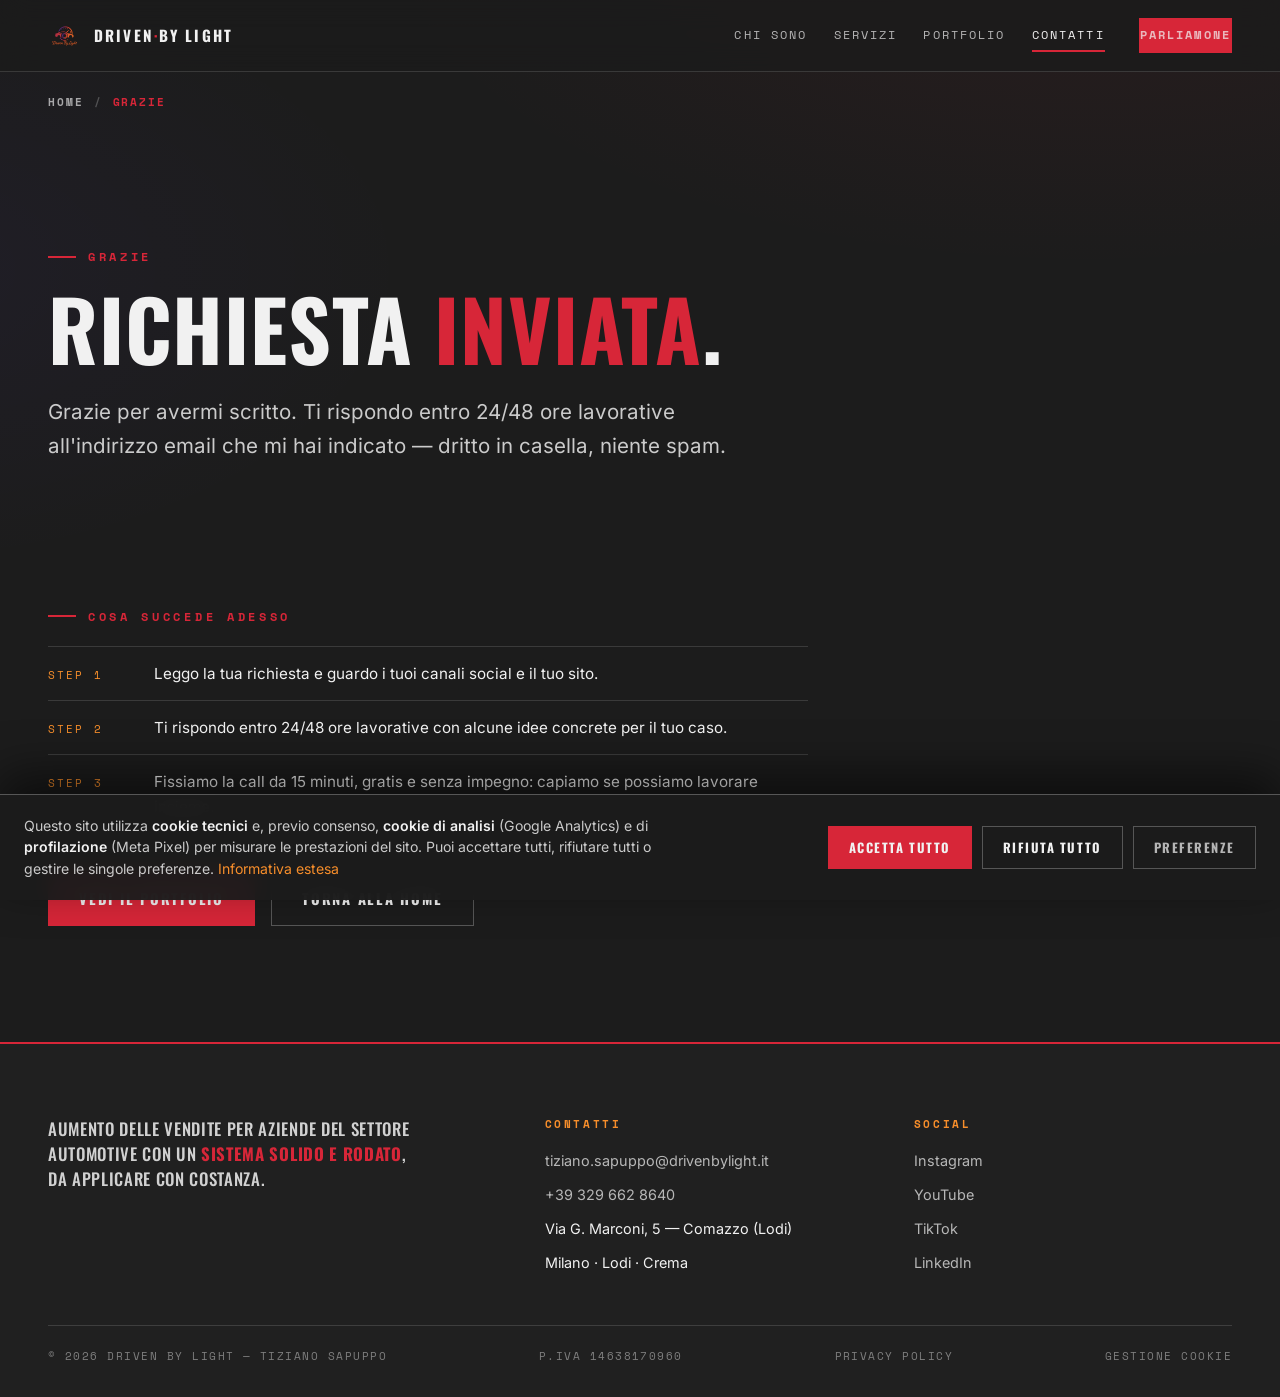
<file: grazie/index.html>
<!DOCTYPE html><html lang="it"><head><meta charset="utf-8"><meta name="viewport" content="width=device-width, initial-scale=1"><meta name="description" content="Grazie! La tua richiesta è stata inviata. Ti rispondo entro 24/48 ore lavorative."><link rel="icon" href="/favicon.ico" sizes="any"><title>Richiesta inviata — Driven By Light</title><link rel="canonical" href="https://www.drivenbylight.it/grazie/"><meta name="robots" content="noindex"><!-- Open Graph (condivisione: WhatsApp, Facebook, LinkedIn, ...) --><meta property="og:type" content="website"><meta property="og:site_name" content="Driven By Light"><meta property="og:title" content="Richiesta inviata — Driven By Light"><meta property="og:description" content="Grazie! La tua richiesta è stata inviata. Ti rispondo entro 24/48 ore lavorative."><meta property="og:url" content="https://www.drivenbylight.it/grazie/"><meta property="og:locale" content="it_IT"><meta property="og:image" content="https://www.drivenbylight.it/_astro/hero.8y5uuQoj.webp"><meta property="og:image:width" content="2000"><meta property="og:image:height" content="1600"><meta property="og:image:alt" content="Foto e video automotive Driven By Light — Tiziano Sapuppo"><!-- Twitter / X Card --><meta name="twitter:card" content="summary_large_image"><meta name="twitter:title" content="Richiesta inviata — Driven By Light"><meta name="twitter:description" content="Grazie! La tua richiesta è stata inviata. Ti rispondo entro 24/48 ore lavorative."><meta name="twitter:image" content="https://www.drivenbylight.it/_astro/hero.8y5uuQoj.webp"><!-- Dati strutturati JSON-LD (Schema.org) --><script type="application/ld+json">{"@context":"https://schema.org","@type":"WebPage","name":"Richiesta inviata — Driven By Light","url":"https://www.drivenbylight.it/grazie/"}</script><script type="application/ld+json">{"@context":"https://schema.org","@type":"BreadcrumbList","itemListElement":[{"@type":"ListItem","position":1,"name":"Home","item":"https://www.drivenbylight.it/"},{"@type":"ListItem","position":2,"name":"Grazie","item":"https://www.drivenbylight.it/grazie/"}]}</script><!--
      Script di tracciamento caricati SOLO dopo consenso cookie.
      Le funzioni __loadGA / __loadMeta vengono invocate da CookieConsent.astro
      in base alle preferenze salvate (statistiche → GA, marketing → Meta Pixel).
    --><script>
      window.__loadGA = function () {
        if (window.__gaLoaded) return;
        window.__gaLoaded = true;
        window.dataLayer = window.dataLayer || [];
        function gtag() { dataLayer.push(arguments); }
        window.gtag = gtag;
        gtag('js', new Date());
        gtag('config', 'G-Y8MM68YXXF');
        var s = document.createElement('script');
        s.async = true;
        s.src = 'https://www.googletagmanager.com/gtag/js?id=G-Y8MM68YXXF';
        document.head.appendChild(s);
      };
      window.__loadMeta = function () {
        if (window.fbq) return;
        !function(f,b,e,v,n,t,s)
        {if(f.fbq)return;n=f.fbq=function(){n.callMethod?
        n.callMethod.apply(n,arguments):n.queue.push(arguments)};
        if(!f._fbq)f._fbq=n;n.push=n;n.loaded=!0;n.version='2.0';
        n.queue=[];t=b.createElement(e);t.async=!0;
        t.src=v;s=b.getElementsByTagName(e)[0];
        s.parentNode.insertBefore(t,s)}(window, document,'script',
        'https://connect.facebook.net/en_US/fbevents.js');
        fbq('init', '2071840930364087');
        fbq('track', 'PageView');
      };
    </script><link rel="stylesheet" href="/_astro/Layout.BJWlYF6Z.css"></head><body><header class="site-header"><div class="container"><a href="/" class="brand" aria-label="Driven By Light — home"><img src="/_astro/logo.C9jMmVN8.png" alt="Logo Driven By Light" width="34" height="34"><span>Driven<span class="dot">·</span>By Light</span></a><nav class="site-nav" aria-label="Navigazione principale"><a href="/chi-sono/">Chi sono</a><a href="/servizi/">Servizi</a><a href="/portfolio/">Portfolio</a><a href="/contatti/" aria-current="page">Contatti</a><a href="/contatti/" class="cta cta-sm nav-cta">Parliamone</a></nav><button class="nav-toggle" id="nav-toggle" aria-expanded="false" aria-controls="mobile-nav" aria-label="Apri il menu di navigazione"><span></span><span></span><span></span></button></div><nav class="mobile-nav" id="mobile-nav" aria-label="Navigazione mobile"><a href="/chi-sono/">Chi sono</a><a href="/servizi/">Servizi</a><a href="/portfolio/">Portfolio</a><a href="/contatti/" aria-current="page">Contatti</a><a href="/contatti/" class="cta cta-sm">Parliamone</a></nav></header><main><nav class="breadcrumbs" aria-label="Percorso"><div class="container"><a href="/">Home</a><span class="sep" aria-hidden="true">/</span><span aria-current="page">Grazie</span></div></nav><section class="hero"><div class="container"><p class="eyebrow reveal">Grazie</p><h1 class="reveal" data-delay="1">Richiesta <span class="accent-rosso">inviata</span>.</h1><p class="lead reveal" data-delay="2">Grazie per avermi scritto. Ti rispondo entro 24/48 ore lavorative all'indirizzo email che mi hai indicato — dritto in casella, niente spam.</p></div></section><section><div class="container"><div class="reveal" data-delay="3" style="max-width: 760px;"><p class="eyebrow">Cosa succede adesso</p><ul class="contact-list"><li><span class="k">Step 1</span><span>Leggo la tua richiesta e guardo i tuoi canali social e il tuo sito.</span></li><li><span class="k">Step 2</span><span>Ti rispondo entro 24/48 ore lavorative con alcune idee concrete per il tuo caso.</span></li><li><span class="k">Step 3</span><span>Fissiamo la call da 15 minuti, gratis e senza impegno: capiamo se possiamo lavorare insieme.</span></li></ul><div class="hero-cta"><a href="/portfolio/" class="cta">Vedi il portfolio</a><a href="/" class="cta-ghost">Torna alla home</a></div></div></div></section></main><footer class="site-footer"><div class="container"><div class="footer-grid"><p class="footer-manifesto">Aumento delle vendite per aziende del settore automotive con un <span class="accent-rosso">sistema solido e rodato</span>, da applicare con costanza.</p><div class="footer-col"><h4>Contatti</h4><ul><li><a href="mailto:tiziano.sapuppo@drivenbylight.it">tiziano.sapuppo@drivenbylight.it</a></li><li><a href="tel:+393296628640">+39 329 662 8640</a></li><li>Via G. Marconi, 5 — Comazzo (Lodi)</li><li>Milano · Lodi · Crema</li></ul></div><div class="footer-col"><h4>Social</h4><ul><li><a href="https://www.instagram.com/drivenbylight.st/" rel="noopener" target="_blank">Instagram</a></li><li><a href="https://www.youtube.com/channel/UCt2hIOt5hIjF9iLEe1BOfLw" rel="noopener" target="_blank">YouTube</a></li><li><a href="https://www.tiktok.com/@tsdrivenbylight" rel="noopener" target="_blank">TikTok</a></li><li><a href="https://www.linkedin.com/in/tiziano-sapuppo/" rel="noopener" target="_blank">LinkedIn</a></li></ul></div></div><div class="footer-base"><span>© 2026 Driven By Light — Tiziano Sapuppo</span><span>P.IVA 14638170960</span><a href="/privacy/">Privacy Policy</a><button type="button" class="cookie-management-link-footer">Gestione Cookie</button></div></div></footer><!-- Banner consenso (primo accesso) --><div id="cookie-banner" class="cookie-banner" hidden><div class="cookie-banner-inner"><p class="cookie-banner-text">Questo sito utilizza <strong>cookie tecnici</strong> e, previo consenso, <strong>cookie di analisi</strong> (Google&nbsp;Analytics) e di <strong>profilazione</strong> (Meta&nbsp;Pixel) per misurare le prestazioni del sito. Puoi accettare tutti, rifiutare tutti o gestire le singole preferenze. <a href="/privacy/">Informativa estesa</a></p><div class="cookie-banner-actions"><button type="button" class="cta cta-sm cookie-btn-accept">Accetta tutto</button><button type="button" class="cta-ghost cta-sm cookie-btn-reject">Rifiuta tutto</button><button type="button" class="cookie-btn-prefs">Preferenze</button></div></div></div><!-- Pannello gestione cookie (come nel vecchio sito) --><div class="cookie-management-overlay" id="cookie-overlay"></div><div class="cookie-management-panel" id="cookie-panel" role="dialog" aria-modal="true" aria-labelledby="cookie-panel-title"><div class="cookie-management-header"><h2 id="cookie-panel-title">Gestione Cookie</h2><button type="button" class="cookie-management-close" aria-label="Chiudi">&times;</button></div><div class="cookie-management-body"><p class="cookie-management-intro">Qui puoi personalizzare l'utilizzo dei cookie. Le tue scelte verranno applicate su tutti i dispositivi su cui visiti questo sito.</p><div class="cookie-management-category"><div class="cookie-management-category-head"><span class="cookie-management-category-title">Cookie tecnici</span><input type="checkbox" id="mgmt-technical" checked disabled aria-label="Cookie tecnici sempre attivi"></div><p class="cookie-management-category-desc">Necessari al funzionamento del sito: navigazione, sessione e sicurezza. Non sono disattivabili.</p></div><div class="cookie-management-category"><div class="cookie-management-category-head"><span class="cookie-management-category-title">Cookie statistiche</span><input type="checkbox" id="mgmt-statistics" aria-label="Attiva cookie statistiche"></div><p class="cookie-management-category-desc">Google Analytics misura in forma aggregata come viene utilizzato il sito, aiutandoci a migliorarne contenuti e prestazioni.</p></div><div class="cookie-management-category"><div class="cookie-management-category-head"><span class="cookie-management-category-title">Cookie marketing</span><input type="checkbox" id="mgmt-marketing" aria-label="Attiva cookie marketing"></div><p class="cookie-management-category-desc">Il Meta Pixel consente di misurare l'efficacia delle inserzioni su Facebook e Instagram e di raggiungere utenti interessati ai servizi fotografici.</p></div><div class="cookie-management-category"><div class="cookie-management-category-head"><span class="cookie-management-category-title">Cookie di funzionalità</span><input type="checkbox" id="mgmt-functionalities" aria-label="Attiva cookie di funzionalità"></div><p class="cookie-management-category-desc">Abilita servizi di terze parti come video e mappe incorporate nelle pagine.</p></div></div><div class="cookie-management-footer"><button type="button" id="mgmt-save" class="cta cta-sm">Salva Preferenze</button><button type="button" id="mgmt-reset" class="cookie-management-reset">Reimposta Tutto</button></div></div><script>
(function () {
  'use strict';

  var PREF_KEY = 'cookiePreferences';
  var GIVEN_KEY = 'cookieConsentGiven';

  function getPrefs() {
    try {
      var raw = localStorage.getItem(PREF_KEY);
      return raw ? JSON.parse(raw) : null;
    } catch (e) {
      return null;
    }
  }

  function savePrefs(prefs) {
    try {
      localStorage.setItem(PREF_KEY, JSON.stringify(prefs));
      localStorage.setItem(GIVEN_KEY, 'true');
    } catch (e) {
      /* storage non disponibile (modalità privata): il consenso resta in memoria */
    }
  }

  function hasConsent() {
    try {
      return localStorage.getItem(GIVEN_KEY) === 'true';
    } catch (e) {
      return window.__cookieConsentGiven === true;
    }
  }

  function currentPrefs() {
    var prefs = getPrefs();
    return {
      'mgmt-technical': true,
      'mgmt-statistics': !!(prefs && prefs['mgmt-statistics']),
      'mgmt-marketing': !!(prefs && prefs['mgmt-marketing']),
      'mgmt-functionalities': !!(prefs && prefs['mgmt-functionalities'])
    };
  }

  /* ---------- caricamento script di tracciamento (esposti da Layout.astro) ---------- */

  function applyTracking(prefs) {
    if (prefs['mgmt-statistics'] && typeof window.__loadGA === 'function') {
      window.__loadGA();
    }
    if (prefs['mgmt-marketing'] && typeof window.__loadMeta === 'function') {
      window.__loadMeta();
    }
  }

  function removeAnalyticsCookies() {
    var names = ['_ga', '_gid', '_gali', '_ga_2Y8MM68YXXF'];
    var domains = ['', location.hostname, '.' + location.hostname];
    var i, j, d;
    for (i = 0; i < names.length; i++) {
      for (j = 0; j < domains.length; j++) {
        d = domains[j];
        document.cookie = names[i] + '=; expires=Thu, 01 Jan 1970 00:00:00 GMT; path=/; domain=' + d;
        document.cookie = names[i] + '=; expires=Thu, 01 Jan 1970 00:00:00 GMT; path=/';
      }
    }
  }

  /* ---------- pannello ---------- */

  var panel = document.getElementById('cookie-panel');
  var overlay = document.getElementById('cookie-overlay');
  var closeBtn = document.querySelector('.cookie-management-close');
  var banner = document.getElementById('cookie-banner');

  function syncCheckboxes(prefs) {
    var ids = ['mgmt-technical', 'mgmt-statistics', 'mgmt-marketing', 'mgmt-functionalities'];
    for (var i = 0; i < ids.length; i++) {
      var el = document.getElementById(ids[i]);
      if (el) el.checked = !!prefs[ids[i]];
    }
  }

  function openPanel() {
    syncCheckboxes(currentPrefs());
    panel.classList.add('active');
    overlay.classList.add('active');
    document.body.classList.add('cookie-management-open');
  }

  function closePanel() {
    panel.classList.remove('active');
    overlay.classList.remove('active');
    document.body.classList.remove('cookie-management-open');
  }

  function readCheckboxes() {
    return {
      'mgmt-technical': true,
      'mgmt-statistics': !!(document.getElementById('mgmt-statistics') || {}).checked,
      'mgmt-marketing': !!(document.getElementById('mgmt-marketing') || {}).checked,
      'mgmt-functionalities': !!(document.getElementById('mgmt-functionalities') || {}).checked
    };
  }

  function showBanner() {
    if (banner) banner.hidden = false;
  }

  function hideBanner() {
    if (banner) banner.hidden = true;
  }

  /* ---------- eventi ---------- */

  var links = document.querySelectorAll('.cookie-management-link-footer');
  for (var i = 0; i < links.length; i++) {
    links[i].addEventListener('click', function (e) {
      e.preventDefault();
      openPanel();
    });
  }

  if (closeBtn) closeBtn.addEventListener('click', closePanel);
  if (overlay) overlay.addEventListener('click', closePanel);
  document.addEventListener('keydown', function (e) {
    if (e.key === 'Escape') closePanel();
  });

  var saveBtn = document.getElementById('mgmt-save');
  if (saveBtn) {
    saveBtn.addEventListener('click', function () {
      var prefs = readCheckboxes();
      var statsWas = currentPrefs()['mgmt-statistics'];
      savePrefs(prefs);
      applyTracking(prefs);
      if (statsWas && !prefs['mgmt-statistics']) {
        removeAnalyticsCookies();
        location.reload();
        return;
      }
      hideBanner();
      closePanel();
    });
  }

  var resetBtn = document.getElementById('mgmt-reset');
  if (resetBtn) {
    resetBtn.addEventListener('click', function () {
      try {
        localStorage.removeItem(PREF_KEY);
        localStorage.removeItem(GIVEN_KEY);
      } catch (e) {}
      removeAnalyticsCookies();
      location.reload();
    });
  }

  var acceptBtn = document.querySelector('.cookie-btn-accept');
  if (acceptBtn) {
    acceptBtn.addEventListener('click', function () {
      var prefs = {
        'mgmt-technical': true,
        'mgmt-statistics': true,
        'mgmt-marketing': true,
        'mgmt-functionalities': true
      };
      savePrefs(prefs);
      applyTracking(prefs);
      hideBanner();
    });
  }

  var rejectBtn = document.querySelector('.cookie-btn-reject');
  if (rejectBtn) {
    rejectBtn.addEventListener('click', function () {
      var prefs = {
        'mgmt-technical': true,
        'mgmt-statistics': false,
        'mgmt-marketing': false,
        'mgmt-functionalities': false
      };
      savePrefs(prefs);
      removeAnalyticsCookies();
      hideBanner();
    });
  }

  var prefsBtn = document.querySelector('.cookie-btn-prefs');
  if (prefsBtn) {
    prefsBtn.addEventListener('click', function () {
      openPanel();
    });
  }

  /* ---------- avvio ---------- */

  var prefs = currentPrefs();
  window.__cookieConsentGiven = hasConsent();
  window.__cookiePrefs = prefs;

  if (hasConsent()) {
    applyTracking(prefs);
  } else {
    showBanner();
  }
})();
</script><script type="module">var e=new IntersectionObserver(t=>{for(let n of t)n.isIntersecting&&(n.target.classList.add(`in`),e.unobserve(n.target))},{threshold:.12});document.querySelectorAll(`.reveal`).forEach(t=>e.observe(t));var t=document.getElementById(`nav-toggle`),n=document.getElementById(`mobile-nav`);if(t&&n){let e=()=>{n.classList.remove(`open`),t.classList.remove(`open`),t.setAttribute(`aria-expanded`,`false`)};t.addEventListener(`click`,()=>{let e=n.classList.toggle(`open`);t.classList.toggle(`open`,e),t.setAttribute(`aria-expanded`,String(e))}),n.querySelectorAll(`a`).forEach(t=>t.addEventListener(`click`,e)),window.addEventListener(`resize`,()=>{window.innerWidth>860&&e()})}</script></body></html><!-- Meta Pixel: conversione Lead (invio form riuscito) --><script>
  (function () {
    function trackLead() {
      if (typeof window.fbq === 'function') {
        window.fbq('track', 'Lead');
        return true;
      }
      return false;
    }
    // Il pixel è caricato solo dopo consenso marketing: se non è ancora
    // pronto, riprova per ~10 secondi; senza consenso non fa nulla.
    if (!trackLead()) {
      var tries = 0;
      var iv = setInterval(function () {
        tries++;
        if (trackLead() || tries >= 40) clearInterval(iv);
      }, 250);
    }
  })();
</script>
</file>
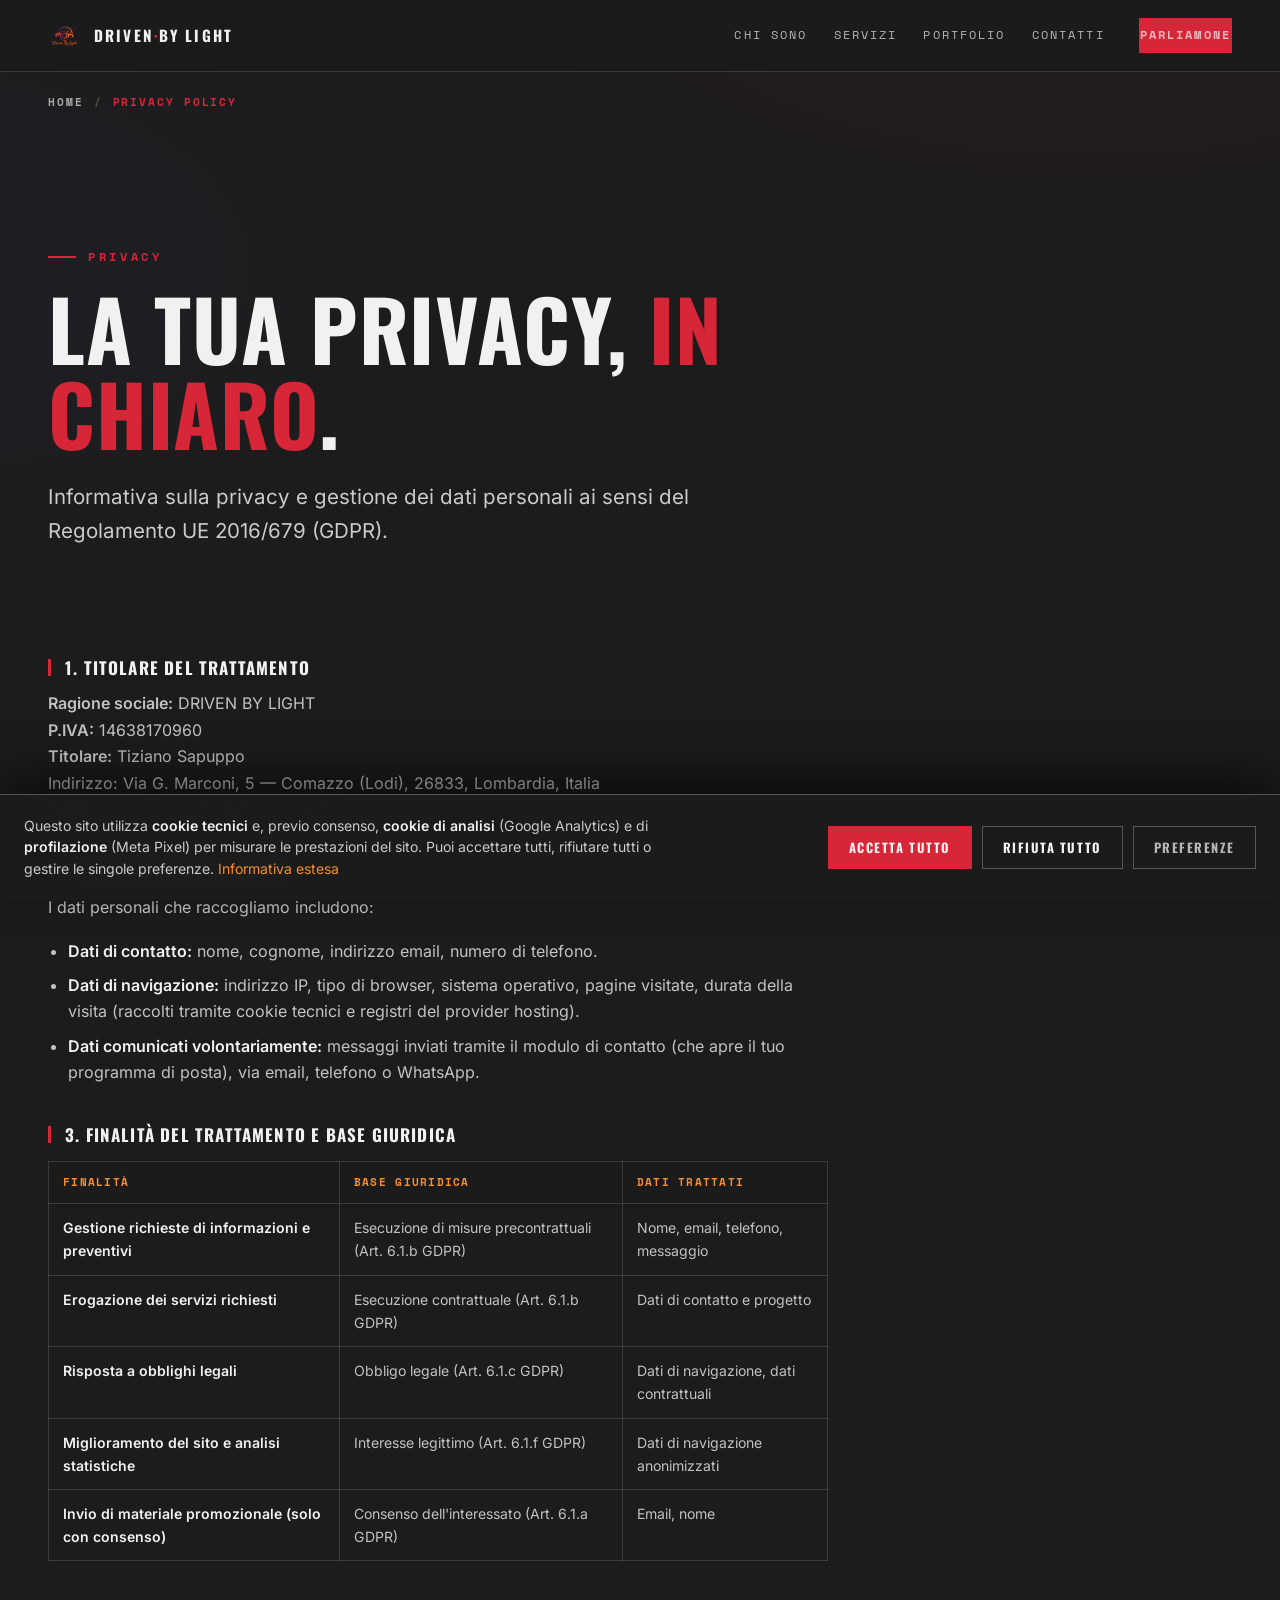
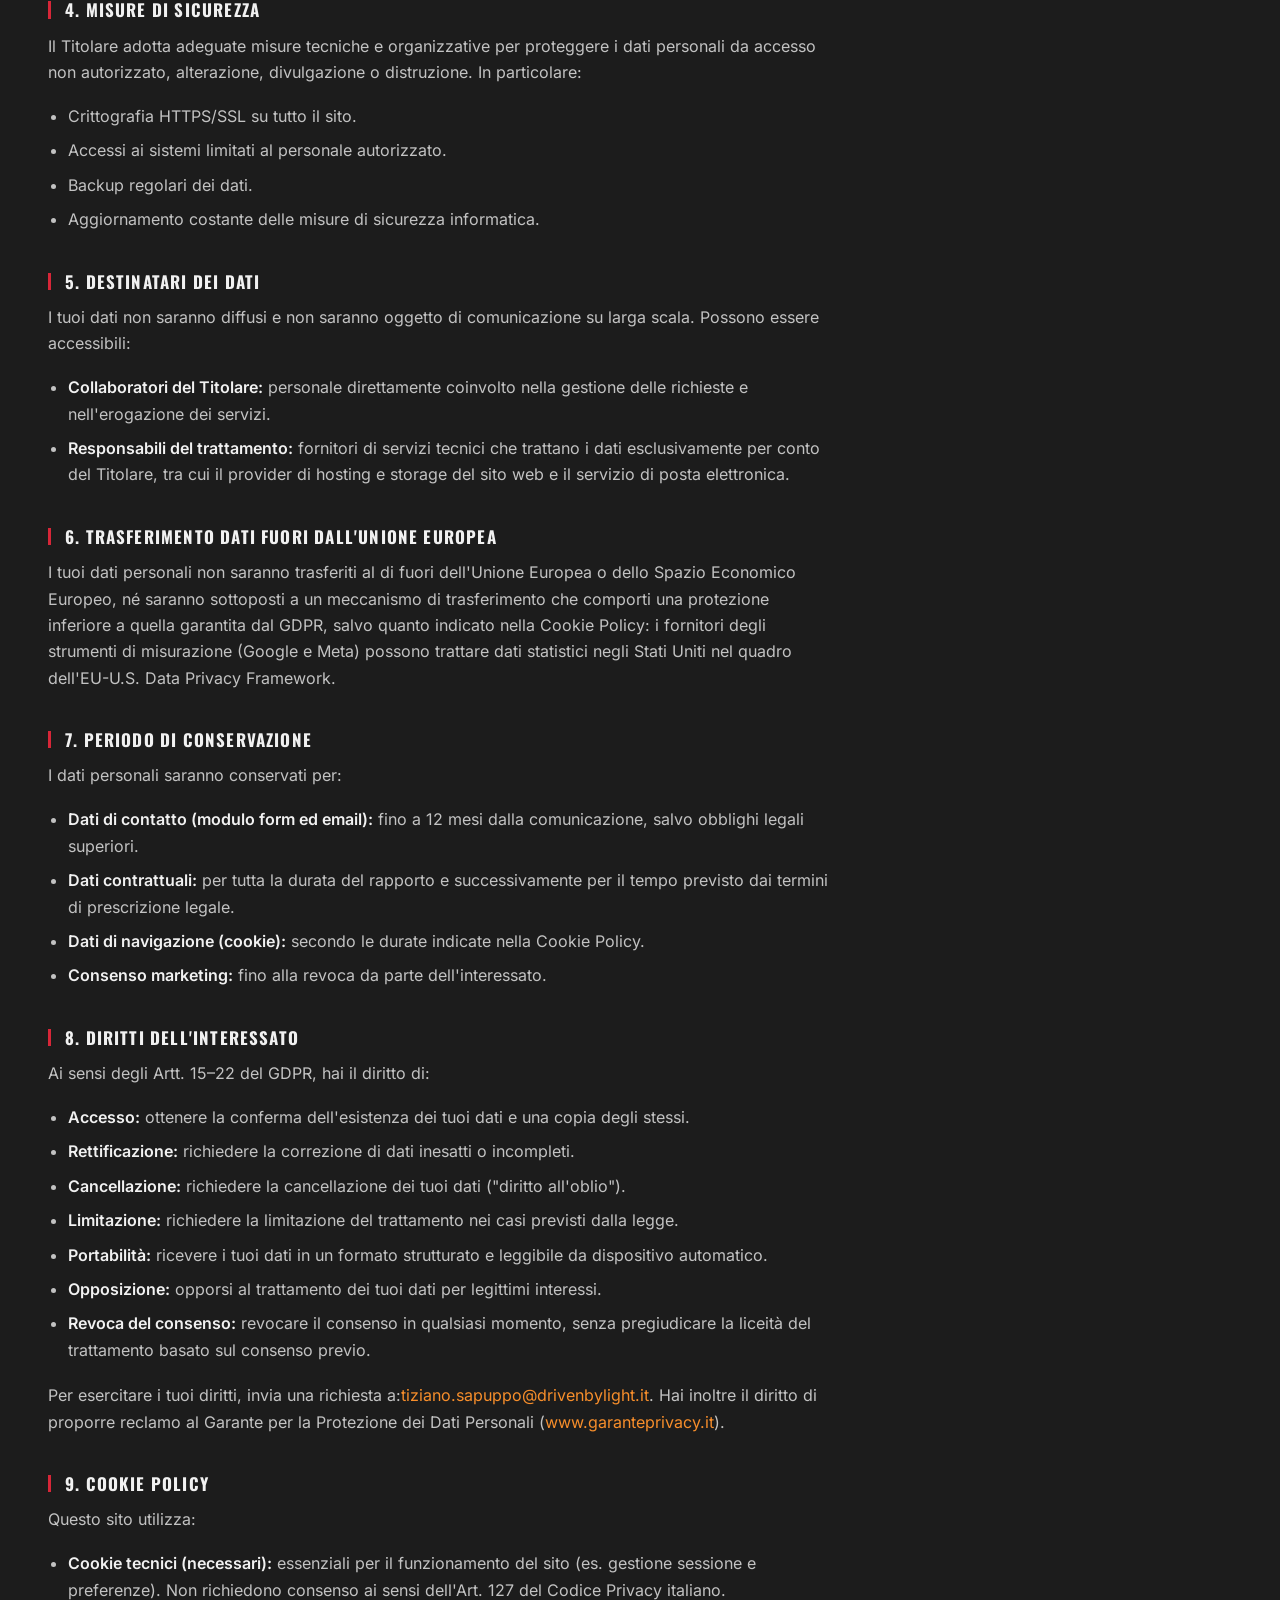
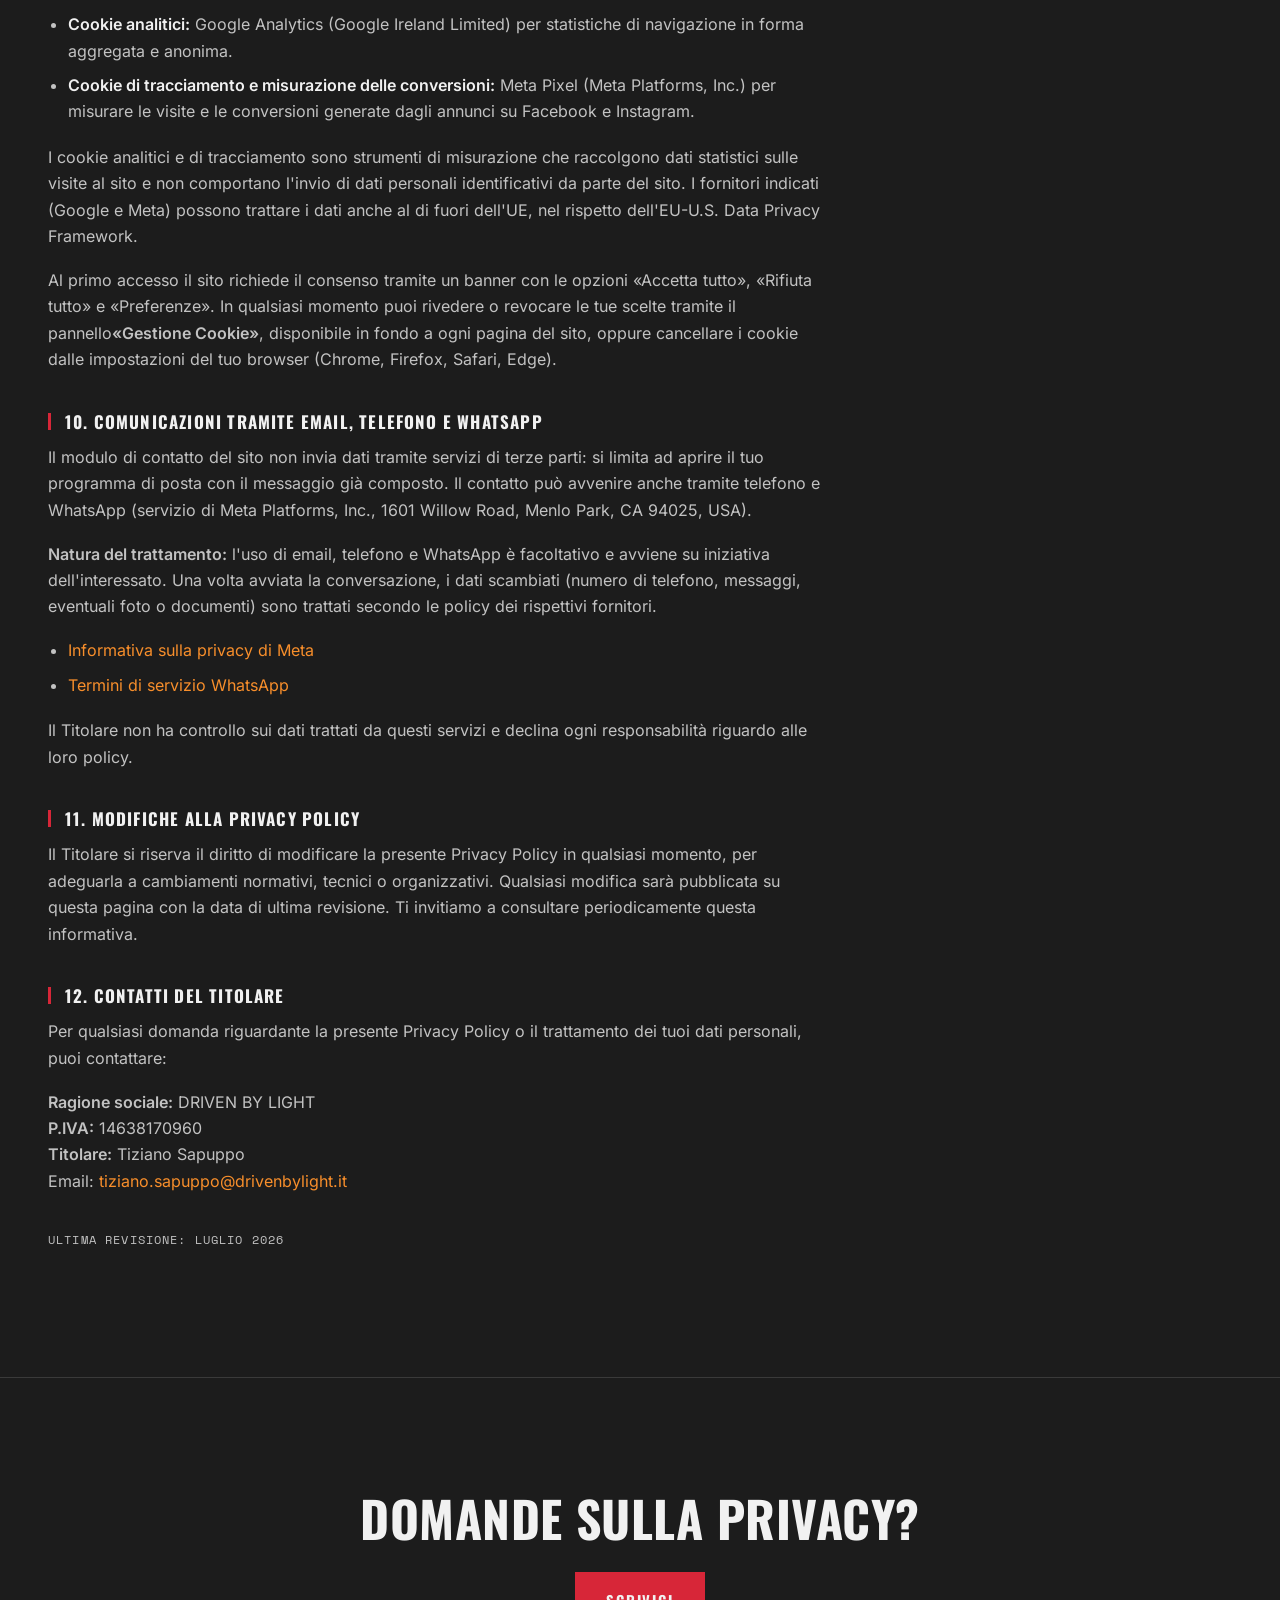
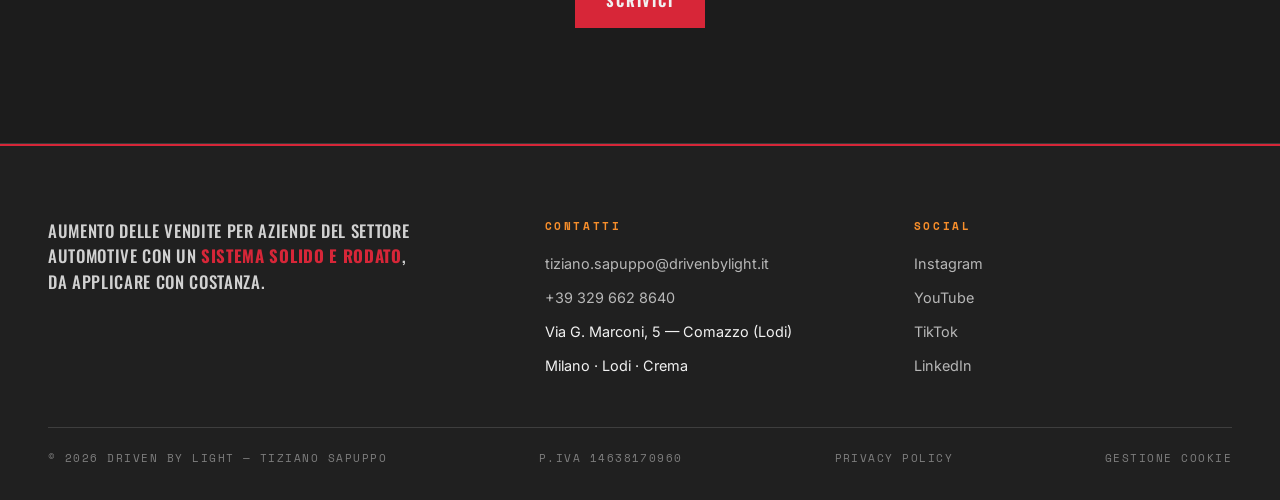
<file: privacy/index.html>
<!DOCTYPE html><html lang="it"><head><meta charset="utf-8"><meta name="viewport" content="width=device-width, initial-scale=1"><meta name="description" content="Informativa sulla privacy e gestione dei dati personali ai sensi del GDPR (Regolamento UE 2016/679) per Driven By Light — Tiziano Sapuppo, fotografo e videomaker automotive."><link rel="icon" href="/favicon.ico" sizes="any"><title>Privacy Policy — Driven By Light</title><link rel="canonical" href="https://www.drivenbylight.it/privacy/"><!-- Open Graph (condivisione: WhatsApp, Facebook, LinkedIn, ...) --><meta property="og:type" content="website"><meta property="og:site_name" content="Driven By Light"><meta property="og:title" content="Privacy Policy — Driven By Light"><meta property="og:description" content="Informativa sulla privacy e gestione dei dati personali ai sensi del GDPR (Regolamento UE 2016/679) per Driven By Light — Tiziano Sapuppo, fotografo e videomaker automotive."><meta property="og:url" content="https://www.drivenbylight.it/privacy/"><meta property="og:locale" content="it_IT"><meta property="og:image" content="https://www.drivenbylight.it/_astro/hero.8y5uuQoj.webp"><meta property="og:image:width" content="2000"><meta property="og:image:height" content="1600"><meta property="og:image:alt" content="Foto e video automotive Driven By Light — Tiziano Sapuppo"><!-- Twitter / X Card --><meta name="twitter:card" content="summary_large_image"><meta name="twitter:title" content="Privacy Policy — Driven By Light"><meta name="twitter:description" content="Informativa sulla privacy e gestione dei dati personali ai sensi del GDPR (Regolamento UE 2016/679) per Driven By Light — Tiziano Sapuppo, fotografo e videomaker automotive."><meta name="twitter:image" content="https://www.drivenbylight.it/_astro/hero.8y5uuQoj.webp"><!-- Dati strutturati JSON-LD (Schema.org) --><script type="application/ld+json">{"@context":"https://schema.org","@type":"BreadcrumbList","itemListElement":[{"@type":"ListItem","position":1,"name":"Home","item":"https://www.drivenbylight.it/"},{"@type":"ListItem","position":2,"name":"Privacy Policy","item":"https://www.drivenbylight.it/privacy/"}]}</script><!--
      Script di tracciamento caricati SOLO dopo consenso cookie.
      Le funzioni __loadGA / __loadMeta vengono invocate da CookieConsent.astro
      in base alle preferenze salvate (statistiche → GA, marketing → Meta Pixel).
    --><script>
      window.__loadGA = function () {
        if (window.__gaLoaded) return;
        window.__gaLoaded = true;
        window.dataLayer = window.dataLayer || [];
        function gtag() { dataLayer.push(arguments); }
        window.gtag = gtag;
        gtag('js', new Date());
        gtag('config', 'G-Y8MM68YXXF');
        var s = document.createElement('script');
        s.async = true;
        s.src = 'https://www.googletagmanager.com/gtag/js?id=G-Y8MM68YXXF';
        document.head.appendChild(s);
      };
      window.__loadMeta = function () {
        if (window.fbq) return;
        !function(f,b,e,v,n,t,s)
        {if(f.fbq)return;n=f.fbq=function(){n.callMethod?
        n.callMethod.apply(n,arguments):n.queue.push(arguments)};
        if(!f._fbq)f._fbq=n;n.push=n;n.loaded=!0;n.version='2.0';
        n.queue=[];t=b.createElement(e);t.async=!0;
        t.src=v;s=b.getElementsByTagName(e)[0];
        s.parentNode.insertBefore(t,s)}(window, document,'script',
        'https://connect.facebook.net/en_US/fbevents.js');
        fbq('init', '2071840930364087');
        fbq('track', 'PageView');
      };
    </script><link rel="stylesheet" href="/_astro/Layout.BJWlYF6Z.css"></head><body><header class="site-header"><div class="container"><a href="/" class="brand" aria-label="Driven By Light — home"><img src="/_astro/logo.C9jMmVN8.png" alt="Logo Driven By Light" width="34" height="34"><span>Driven<span class="dot">·</span>By Light</span></a><nav class="site-nav" aria-label="Navigazione principale"><a href="/chi-sono/">Chi sono</a><a href="/servizi/">Servizi</a><a href="/portfolio/">Portfolio</a><a href="/contatti/">Contatti</a><a href="/contatti/" class="cta cta-sm nav-cta">Parliamone</a></nav><button class="nav-toggle" id="nav-toggle" aria-expanded="false" aria-controls="mobile-nav" aria-label="Apri il menu di navigazione"><span></span><span></span><span></span></button></div><nav class="mobile-nav" id="mobile-nav" aria-label="Navigazione mobile"><a href="/chi-sono/">Chi sono</a><a href="/servizi/">Servizi</a><a href="/portfolio/">Portfolio</a><a href="/contatti/">Contatti</a><a href="/contatti/" class="cta cta-sm">Parliamone</a></nav></header><main><nav class="breadcrumbs" aria-label="Percorso"><div class="container"><a href="/">Home</a><span class="sep" aria-hidden="true">/</span><span aria-current="page">Privacy Policy</span></div></nav><section class="hero" style="padding-bottom: 0;"><div class="container"><p class="eyebrow reveal">Privacy</p><h1 class="reveal" data-delay="1">La tua privacy, <span class="accent-rosso">in chiaro</span>.</h1><p class="lead reveal" data-delay="2">Informativa sulla privacy e gestione dei dati personali ai sensi del Regolamento UE 2016/679 (GDPR).</p></div></section><section class="section-tight"><div class="container"><div class="privacy-content reveal"><h3>1. Titolare del trattamento</h3><p><strong>Ragione sociale:</strong> DRIVEN BY LIGHT<br><strong>P.IVA:</strong> 14638170960<br><strong>Titolare:</strong> Tiziano Sapuppo<br>Indirizzo: Via G. Marconi, 5 — Comazzo (Lodi), 26833, Lombardia, Italia<br>Email: <a href="mailto:tiziano.sapuppo@drivenbylight.it">tiziano.sapuppo@drivenbylight.it</a></p><h3>2. Dati personali trattati</h3><p>I dati personali che raccogliamo includono:</p><ul><li><strong>Dati di contatto:</strong> nome, cognome, indirizzo email, numero di telefono.</li><li><strong>Dati di navigazione:</strong> indirizzo IP, tipo di browser, sistema operativo, pagine visitate, durata della visita (raccolti tramite cookie tecnici e registri del provider hosting).</li><li><strong>Dati comunicati volontariamente:</strong> messaggi inviati tramite il modulo di contatto (che apre il tuo programma di posta), via email, telefono o WhatsApp.</li></ul><h3>3. Finalità del trattamento e base giuridica</h3><table class="privacy-table" aria-label="Tabella finalità di trattamento dati"><thead><tr><th scope="col">Finalità</th><th scope="col">Base giuridica</th><th scope="col">Dati trattati</th></tr></thead><tbody><tr><td>Gestione richieste di informazioni e preventivi</td><td>Esecuzione di misure precontrattuali (Art. 6.1.b GDPR)</td><td>Nome, email, telefono, messaggio</td></tr><tr><td>Erogazione dei servizi richiesti</td><td>Esecuzione contrattuale (Art. 6.1.b GDPR)</td><td>Dati di contatto e progetto</td></tr><tr><td>Risposta a obblighi legali</td><td>Obbligo legale (Art. 6.1.c GDPR)</td><td>Dati di navigazione, dati contrattuali</td></tr><tr><td>Miglioramento del sito e analisi statistiche</td><td>Interesse legittimo (Art. 6.1.f GDPR)</td><td>Dati di navigazione anonimizzati</td></tr><tr><td>Invio di materiale promozionale (solo con consenso)</td><td>Consenso dell'interessato (Art. 6.1.a GDPR)</td><td>Email, nome</td></tr></tbody></table><h3>4. Misure di sicurezza</h3><p>Il Titolare adotta adeguate misure tecniche e organizzative per proteggere i dati personali da accesso non autorizzato, alterazione, divulgazione o distruzione. In particolare:</p><ul><li>Crittografia HTTPS/SSL su tutto il sito.</li><li>Accessi ai sistemi limitati al personale autorizzato.</li><li>Backup regolari dei dati.</li><li>Aggiornamento costante delle misure di sicurezza informatica.</li></ul><h3>5. Destinatari dei dati</h3><p>I tuoi dati non saranno diffusi e non saranno oggetto di comunicazione su larga scala. Possono essere accessibili:</p><ul><li><strong>Collaboratori del Titolare:</strong> personale direttamente coinvolto nella gestione delle richieste e nell'erogazione dei servizi.</li><li><strong>Responsabili del trattamento:</strong> fornitori di servizi tecnici che trattano i dati esclusivamente per conto del Titolare, tra cui il provider di hosting e storage del sito web e il servizio di posta elettronica.</li></ul><h3>6. Trasferimento dati fuori dall'Unione Europea</h3><p>I tuoi dati personali non saranno trasferiti al di fuori dell'Unione Europea o dello Spazio Economico Europeo, né saranno sottoposti a un meccanismo di trasferimento che comporti una protezione inferiore a quella garantita dal GDPR, salvo quanto indicato nella Cookie Policy: i fornitori degli strumenti di misurazione (Google e Meta) possono trattare dati statistici negli Stati Uniti nel quadro dell'EU-U.S. Data Privacy Framework.</p><h3>7. Periodo di conservazione</h3><p>I dati personali saranno conservati per:</p><ul><li><strong>Dati di contatto (modulo form ed email):</strong> fino a 12 mesi dalla comunicazione, salvo obblighi legali superiori.</li><li><strong>Dati contrattuali:</strong> per tutta la durata del rapporto e successivamente per il tempo previsto dai termini di prescrizione legale.</li><li><strong>Dati di navigazione (cookie):</strong> secondo le durate indicate nella Cookie Policy.</li><li><strong>Consenso marketing:</strong> fino alla revoca da parte dell'interessato.</li></ul><h3>8. Diritti dell'interessato</h3><p>Ai sensi degli Artt. 15–22 del GDPR, hai il diritto di:</p><ul><li><strong>Accesso:</strong> ottenere la conferma dell'esistenza dei tuoi dati e una copia degli stessi.</li><li><strong>Rettificazione:</strong> richiedere la correzione di dati inesatti o incompleti.</li><li><strong>Cancellazione:</strong> richiedere la cancellazione dei tuoi dati ("diritto all'oblio").</li><li><strong>Limitazione:</strong> richiedere la limitazione del trattamento nei casi previsti dalla legge.</li><li><strong>Portabilità:</strong> ricevere i tuoi dati in un formato strutturato e leggibile da dispositivo automatico.</li><li><strong>Opposizione:</strong> opporsi al trattamento dei tuoi dati per legittimi interessi.</li><li><strong>Revoca del consenso:</strong> revocare il consenso in qualsiasi momento, senza pregiudicare la liceità del trattamento basato sul consenso previo.</li></ul><p>Per esercitare i tuoi diritti, invia una richiesta a:<a href="mailto:tiziano.sapuppo@drivenbylight.it">tiziano.sapuppo@drivenbylight.it</a>. Hai inoltre il diritto di proporre reclamo al Garante per la Protezione dei Dati Personali (<a href="https://www.garanteprivacy.it" target="_blank" rel="noopener noreferrer">www.garanteprivacy.it</a>).</p><h3>9. Cookie Policy</h3><p>Questo sito utilizza:</p><ul><li><strong>Cookie tecnici (necessari):</strong> essenziali per il funzionamento del sito (es. gestione sessione e preferenze). Non richiedono consenso ai sensi dell'Art. 127 del Codice Privacy italiano.</li><li><strong>Cookie analitici:</strong> Google Analytics (Google Ireland Limited) per statistiche di navigazione in forma aggregata e anonima.</li><li><strong>Cookie di tracciamento e misurazione delle conversioni:</strong> Meta Pixel (Meta Platforms, Inc.) per misurare le visite e le conversioni generate dagli annunci su Facebook e Instagram.</li></ul><p>I cookie analitici e di tracciamento sono strumenti di misurazione che raccolgono dati statistici sulle visite al sito e non comportano l'invio di dati personali identificativi da parte del sito. I fornitori indicati (Google e Meta) possono trattare i dati anche al di fuori dell'UE, nel rispetto dell'EU-U.S. Data Privacy Framework.</p><p>Al primo accesso il sito richiede il consenso tramite un banner con le opzioni «Accetta tutto», «Rifiuta tutto» e «Preferenze». In qualsiasi momento puoi rivedere o revocare le tue scelte tramite il pannello<strong>«Gestione Cookie»</strong>, disponibile in fondo a ogni pagina del sito, oppure cancellare i cookie dalle impostazioni del tuo browser (Chrome, Firefox, Safari, Edge).</p><h3>10. Comunicazioni tramite email, telefono e WhatsApp</h3><p>Il modulo di contatto del sito non invia dati tramite servizi di terze parti: si limita ad aprire il tuo programma di posta con il messaggio già composto. Il contatto può avvenire anche tramite telefono e WhatsApp (servizio di Meta Platforms, Inc., 1601 Willow Road, Menlo Park, CA 94025, USA).</p><p><strong>Natura del trattamento:</strong> l'uso di email, telefono e WhatsApp è facoltativo e avviene su iniziativa dell'interessato. Una volta avviata la conversazione, i dati scambiati (numero di telefono, messaggi, eventuali foto o documenti) sono trattati secondo le policy dei rispettivi fornitori.</p><ul><li><a href="https://www.facebook.com/privacy/policy/" target="_blank" rel="noopener noreferrer">Informativa sulla privacy di Meta</a></li><li><a href="https://www.whatsapp.com/legal/whatsapp-terms-of-service?lang=it" target="_blank" rel="noopener noreferrer">Termini di servizio WhatsApp</a></li></ul><p>Il Titolare non ha controllo sui dati trattati da questi servizi e declina ogni responsabilità riguardo alle loro policy.</p><h3>11. Modifiche alla Privacy Policy</h3><p>Il Titolare si riserva il diritto di modificare la presente Privacy Policy in qualsiasi momento, per adeguarla a cambiamenti normativi, tecnici o organizzativi. Qualsiasi modifica sarà pubblicata su questa pagina con la data di ultima revisione. Ti invitiamo a consultare periodicamente questa informativa.</p><h3>12. Contatti del Titolare</h3><p>Per qualsiasi domanda riguardante la presente Privacy Policy o il trattamento dei tuoi dati personali, puoi contattare:</p><p><strong>Ragione sociale:</strong> DRIVEN BY LIGHT<br><strong>P.IVA:</strong> 14638170960<br><strong>Titolare:</strong> Tiziano Sapuppo<br>Email: <a href="mailto:tiziano.sapuppo@drivenbylight.it">tiziano.sapuppo@drivenbylight.it</a></p><p class="privacy-date">Ultima revisione: Luglio 2026</p></div></div></section><section class="cta-band"><div class="container"><h2 class="reveal">Domande sulla privacy?</h2><a class="cta reveal" data-delay="1" href="/contatti/">Scrivici</a></div></section></main><footer class="site-footer"><div class="container"><div class="footer-grid"><p class="footer-manifesto">Aumento delle vendite per aziende del settore automotive con un <span class="accent-rosso">sistema solido e rodato</span>, da applicare con costanza.</p><div class="footer-col"><h4>Contatti</h4><ul><li><a href="mailto:tiziano.sapuppo@drivenbylight.it">tiziano.sapuppo@drivenbylight.it</a></li><li><a href="tel:+393296628640">+39 329 662 8640</a></li><li>Via G. Marconi, 5 — Comazzo (Lodi)</li><li>Milano · Lodi · Crema</li></ul></div><div class="footer-col"><h4>Social</h4><ul><li><a href="https://www.instagram.com/drivenbylight.st/" rel="noopener" target="_blank">Instagram</a></li><li><a href="https://www.youtube.com/channel/UCt2hIOt5hIjF9iLEe1BOfLw" rel="noopener" target="_blank">YouTube</a></li><li><a href="https://www.tiktok.com/@tsdrivenbylight" rel="noopener" target="_blank">TikTok</a></li><li><a href="https://www.linkedin.com/in/tiziano-sapuppo/" rel="noopener" target="_blank">LinkedIn</a></li></ul></div></div><div class="footer-base"><span>© 2026 Driven By Light — Tiziano Sapuppo</span><span>P.IVA 14638170960</span><a href="/privacy/">Privacy Policy</a><button type="button" class="cookie-management-link-footer">Gestione Cookie</button></div></div></footer><!-- Banner consenso (primo accesso) --><div id="cookie-banner" class="cookie-banner" hidden><div class="cookie-banner-inner"><p class="cookie-banner-text">Questo sito utilizza <strong>cookie tecnici</strong> e, previo consenso, <strong>cookie di analisi</strong> (Google&nbsp;Analytics) e di <strong>profilazione</strong> (Meta&nbsp;Pixel) per misurare le prestazioni del sito. Puoi accettare tutti, rifiutare tutti o gestire le singole preferenze. <a href="/privacy/">Informativa estesa</a></p><div class="cookie-banner-actions"><button type="button" class="cta cta-sm cookie-btn-accept">Accetta tutto</button><button type="button" class="cta-ghost cta-sm cookie-btn-reject">Rifiuta tutto</button><button type="button" class="cookie-btn-prefs">Preferenze</button></div></div></div><!-- Pannello gestione cookie (come nel vecchio sito) --><div class="cookie-management-overlay" id="cookie-overlay"></div><div class="cookie-management-panel" id="cookie-panel" role="dialog" aria-modal="true" aria-labelledby="cookie-panel-title"><div class="cookie-management-header"><h2 id="cookie-panel-title">Gestione Cookie</h2><button type="button" class="cookie-management-close" aria-label="Chiudi">&times;</button></div><div class="cookie-management-body"><p class="cookie-management-intro">Qui puoi personalizzare l'utilizzo dei cookie. Le tue scelte verranno applicate su tutti i dispositivi su cui visiti questo sito.</p><div class="cookie-management-category"><div class="cookie-management-category-head"><span class="cookie-management-category-title">Cookie tecnici</span><input type="checkbox" id="mgmt-technical" checked disabled aria-label="Cookie tecnici sempre attivi"></div><p class="cookie-management-category-desc">Necessari al funzionamento del sito: navigazione, sessione e sicurezza. Non sono disattivabili.</p></div><div class="cookie-management-category"><div class="cookie-management-category-head"><span class="cookie-management-category-title">Cookie statistiche</span><input type="checkbox" id="mgmt-statistics" aria-label="Attiva cookie statistiche"></div><p class="cookie-management-category-desc">Google Analytics misura in forma aggregata come viene utilizzato il sito, aiutandoci a migliorarne contenuti e prestazioni.</p></div><div class="cookie-management-category"><div class="cookie-management-category-head"><span class="cookie-management-category-title">Cookie marketing</span><input type="checkbox" id="mgmt-marketing" aria-label="Attiva cookie marketing"></div><p class="cookie-management-category-desc">Il Meta Pixel consente di misurare l'efficacia delle inserzioni su Facebook e Instagram e di raggiungere utenti interessati ai servizi fotografici.</p></div><div class="cookie-management-category"><div class="cookie-management-category-head"><span class="cookie-management-category-title">Cookie di funzionalità</span><input type="checkbox" id="mgmt-functionalities" aria-label="Attiva cookie di funzionalità"></div><p class="cookie-management-category-desc">Abilita servizi di terze parti come video e mappe incorporate nelle pagine.</p></div></div><div class="cookie-management-footer"><button type="button" id="mgmt-save" class="cta cta-sm">Salva Preferenze</button><button type="button" id="mgmt-reset" class="cookie-management-reset">Reimposta Tutto</button></div></div><script>
(function () {
  'use strict';

  var PREF_KEY = 'cookiePreferences';
  var GIVEN_KEY = 'cookieConsentGiven';

  function getPrefs() {
    try {
      var raw = localStorage.getItem(PREF_KEY);
      return raw ? JSON.parse(raw) : null;
    } catch (e) {
      return null;
    }
  }

  function savePrefs(prefs) {
    try {
      localStorage.setItem(PREF_KEY, JSON.stringify(prefs));
      localStorage.setItem(GIVEN_KEY, 'true');
    } catch (e) {
      /* storage non disponibile (modalità privata): il consenso resta in memoria */
    }
  }

  function hasConsent() {
    try {
      return localStorage.getItem(GIVEN_KEY) === 'true';
    } catch (e) {
      return window.__cookieConsentGiven === true;
    }
  }

  function currentPrefs() {
    var prefs = getPrefs();
    return {
      'mgmt-technical': true,
      'mgmt-statistics': !!(prefs && prefs['mgmt-statistics']),
      'mgmt-marketing': !!(prefs && prefs['mgmt-marketing']),
      'mgmt-functionalities': !!(prefs && prefs['mgmt-functionalities'])
    };
  }

  /* ---------- caricamento script di tracciamento (esposti da Layout.astro) ---------- */

  function applyTracking(prefs) {
    if (prefs['mgmt-statistics'] && typeof window.__loadGA === 'function') {
      window.__loadGA();
    }
    if (prefs['mgmt-marketing'] && typeof window.__loadMeta === 'function') {
      window.__loadMeta();
    }
  }

  function removeAnalyticsCookies() {
    var names = ['_ga', '_gid', '_gali', '_ga_2Y8MM68YXXF'];
    var domains = ['', location.hostname, '.' + location.hostname];
    var i, j, d;
    for (i = 0; i < names.length; i++) {
      for (j = 0; j < domains.length; j++) {
        d = domains[j];
        document.cookie = names[i] + '=; expires=Thu, 01 Jan 1970 00:00:00 GMT; path=/; domain=' + d;
        document.cookie = names[i] + '=; expires=Thu, 01 Jan 1970 00:00:00 GMT; path=/';
      }
    }
  }

  /* ---------- pannello ---------- */

  var panel = document.getElementById('cookie-panel');
  var overlay = document.getElementById('cookie-overlay');
  var closeBtn = document.querySelector('.cookie-management-close');
  var banner = document.getElementById('cookie-banner');

  function syncCheckboxes(prefs) {
    var ids = ['mgmt-technical', 'mgmt-statistics', 'mgmt-marketing', 'mgmt-functionalities'];
    for (var i = 0; i < ids.length; i++) {
      var el = document.getElementById(ids[i]);
      if (el) el.checked = !!prefs[ids[i]];
    }
  }

  function openPanel() {
    syncCheckboxes(currentPrefs());
    panel.classList.add('active');
    overlay.classList.add('active');
    document.body.classList.add('cookie-management-open');
  }

  function closePanel() {
    panel.classList.remove('active');
    overlay.classList.remove('active');
    document.body.classList.remove('cookie-management-open');
  }

  function readCheckboxes() {
    return {
      'mgmt-technical': true,
      'mgmt-statistics': !!(document.getElementById('mgmt-statistics') || {}).checked,
      'mgmt-marketing': !!(document.getElementById('mgmt-marketing') || {}).checked,
      'mgmt-functionalities': !!(document.getElementById('mgmt-functionalities') || {}).checked
    };
  }

  function showBanner() {
    if (banner) banner.hidden = false;
  }

  function hideBanner() {
    if (banner) banner.hidden = true;
  }

  /* ---------- eventi ---------- */

  var links = document.querySelectorAll('.cookie-management-link-footer');
  for (var i = 0; i < links.length; i++) {
    links[i].addEventListener('click', function (e) {
      e.preventDefault();
      openPanel();
    });
  }

  if (closeBtn) closeBtn.addEventListener('click', closePanel);
  if (overlay) overlay.addEventListener('click', closePanel);
  document.addEventListener('keydown', function (e) {
    if (e.key === 'Escape') closePanel();
  });

  var saveBtn = document.getElementById('mgmt-save');
  if (saveBtn) {
    saveBtn.addEventListener('click', function () {
      var prefs = readCheckboxes();
      var statsWas = currentPrefs()['mgmt-statistics'];
      savePrefs(prefs);
      applyTracking(prefs);
      if (statsWas && !prefs['mgmt-statistics']) {
        removeAnalyticsCookies();
        location.reload();
        return;
      }
      hideBanner();
      closePanel();
    });
  }

  var resetBtn = document.getElementById('mgmt-reset');
  if (resetBtn) {
    resetBtn.addEventListener('click', function () {
      try {
        localStorage.removeItem(PREF_KEY);
        localStorage.removeItem(GIVEN_KEY);
      } catch (e) {}
      removeAnalyticsCookies();
      location.reload();
    });
  }

  var acceptBtn = document.querySelector('.cookie-btn-accept');
  if (acceptBtn) {
    acceptBtn.addEventListener('click', function () {
      var prefs = {
        'mgmt-technical': true,
        'mgmt-statistics': true,
        'mgmt-marketing': true,
        'mgmt-functionalities': true
      };
      savePrefs(prefs);
      applyTracking(prefs);
      hideBanner();
    });
  }

  var rejectBtn = document.querySelector('.cookie-btn-reject');
  if (rejectBtn) {
    rejectBtn.addEventListener('click', function () {
      var prefs = {
        'mgmt-technical': true,
        'mgmt-statistics': false,
        'mgmt-marketing': false,
        'mgmt-functionalities': false
      };
      savePrefs(prefs);
      removeAnalyticsCookies();
      hideBanner();
    });
  }

  var prefsBtn = document.querySelector('.cookie-btn-prefs');
  if (prefsBtn) {
    prefsBtn.addEventListener('click', function () {
      openPanel();
    });
  }

  /* ---------- avvio ---------- */

  var prefs = currentPrefs();
  window.__cookieConsentGiven = hasConsent();
  window.__cookiePrefs = prefs;

  if (hasConsent()) {
    applyTracking(prefs);
  } else {
    showBanner();
  }
})();
</script><script type="module">var e=new IntersectionObserver(t=>{for(let n of t)n.isIntersecting&&(n.target.classList.add(`in`),e.unobserve(n.target))},{threshold:.12});document.querySelectorAll(`.reveal`).forEach(t=>e.observe(t));var t=document.getElementById(`nav-toggle`),n=document.getElementById(`mobile-nav`);if(t&&n){let e=()=>{n.classList.remove(`open`),t.classList.remove(`open`),t.setAttribute(`aria-expanded`,`false`)};t.addEventListener(`click`,()=>{let e=n.classList.toggle(`open`);t.classList.toggle(`open`,e),t.setAttribute(`aria-expanded`,String(e))}),n.querySelectorAll(`a`).forEach(t=>t.addEventListener(`click`,e)),window.addEventListener(`resize`,()=>{window.innerWidth>860&&e()})}</script></body></html>
</file>
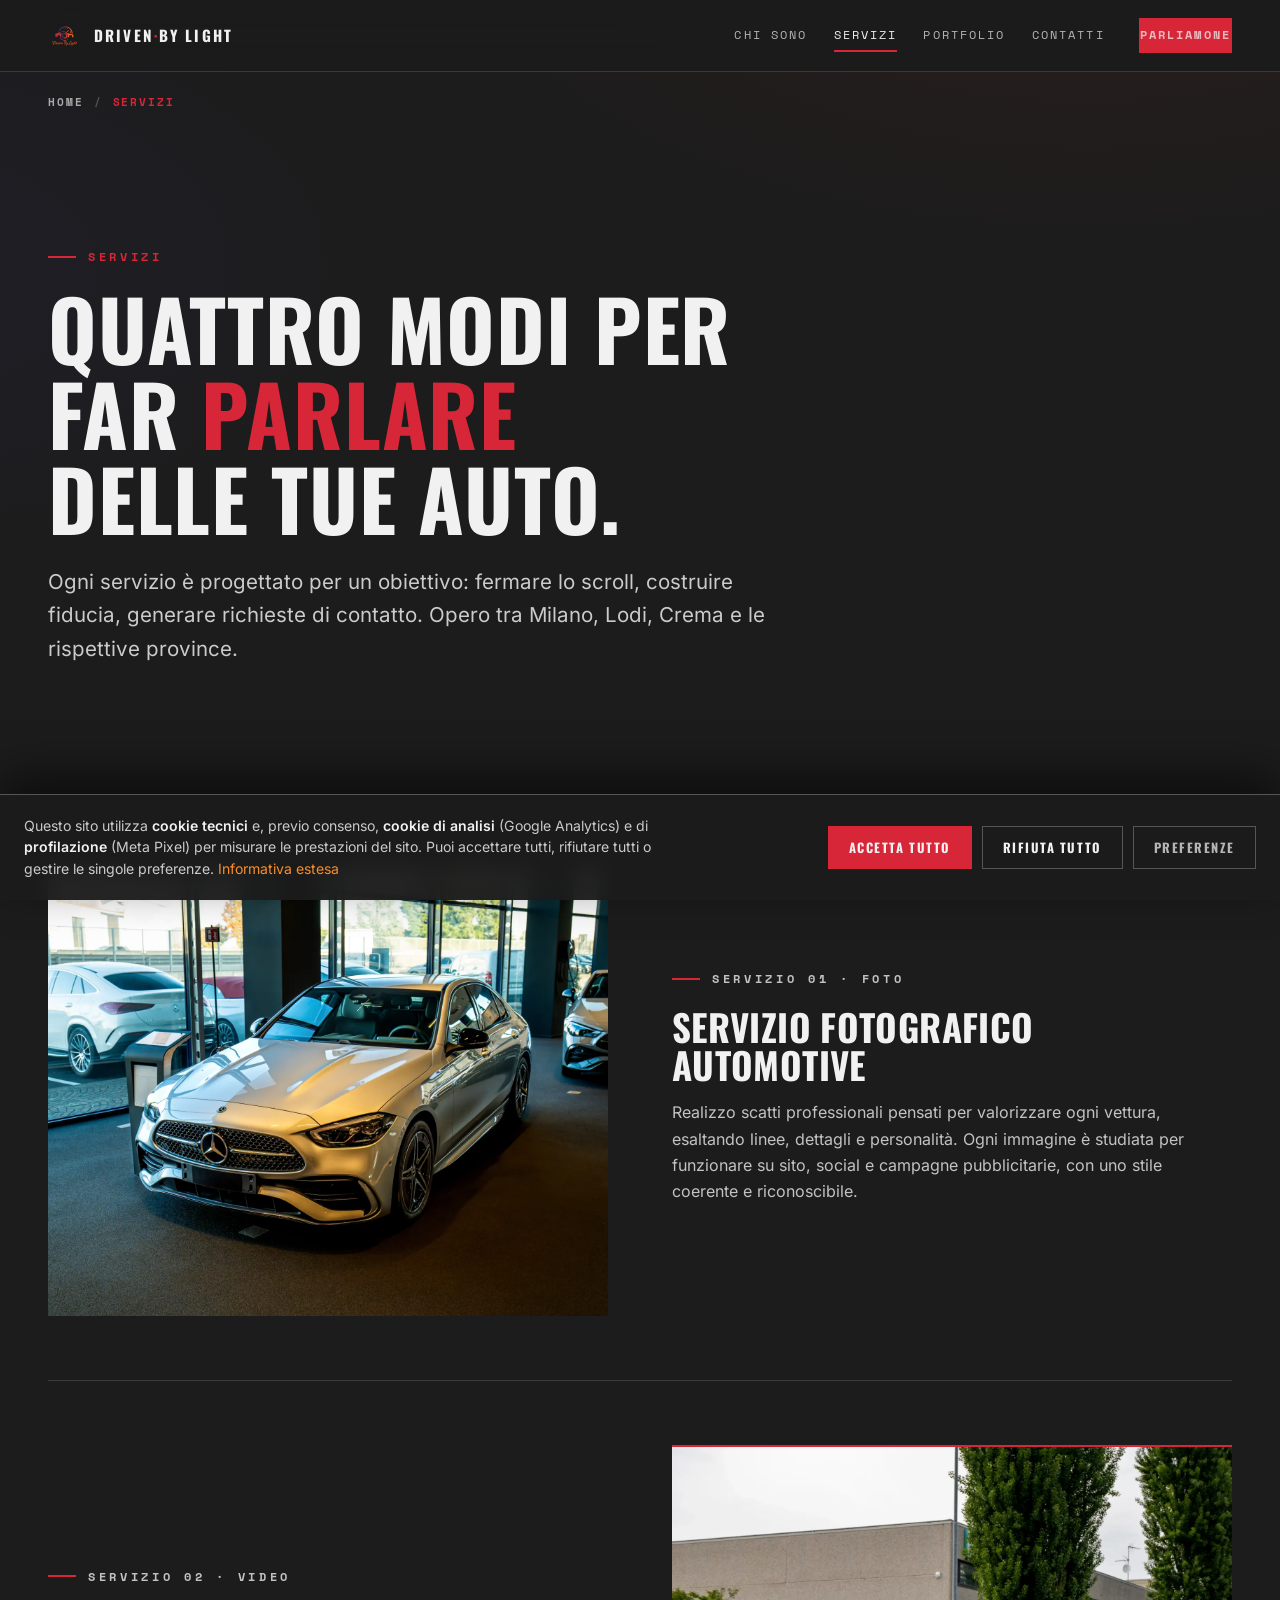
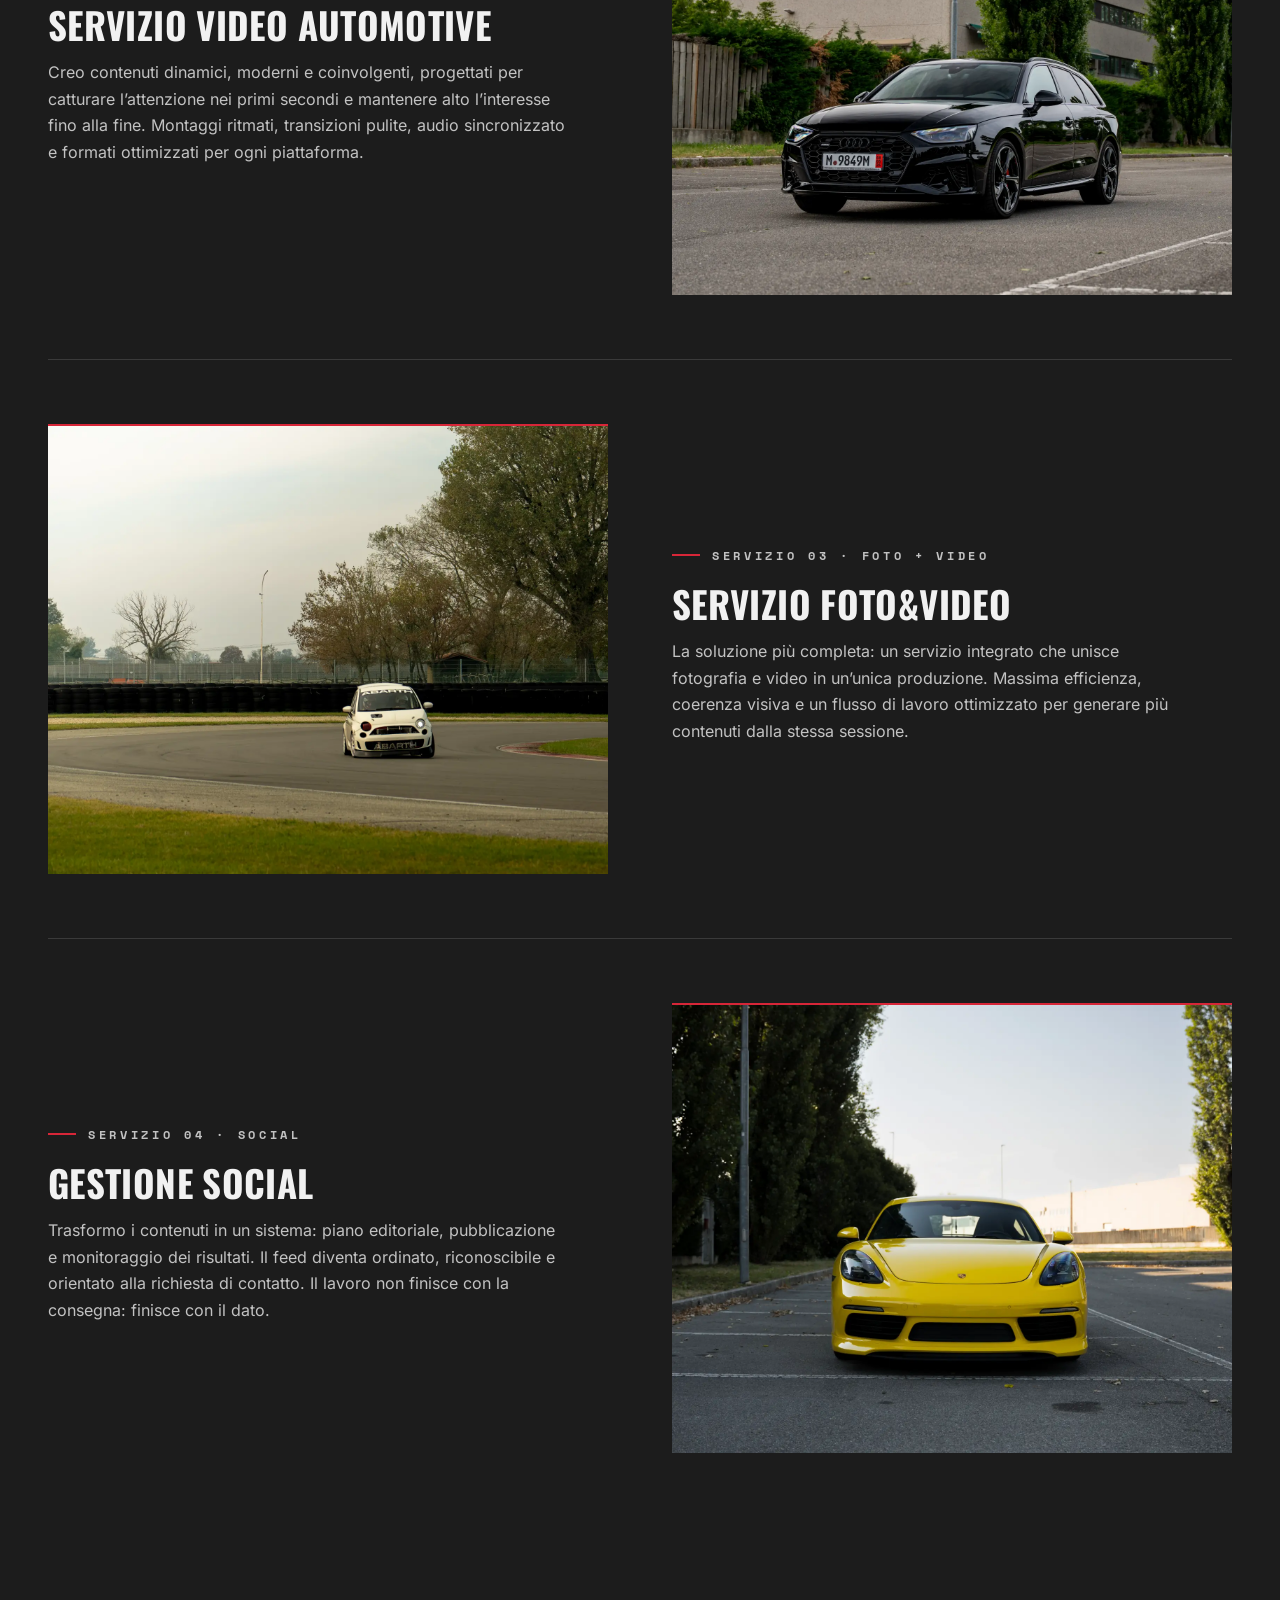
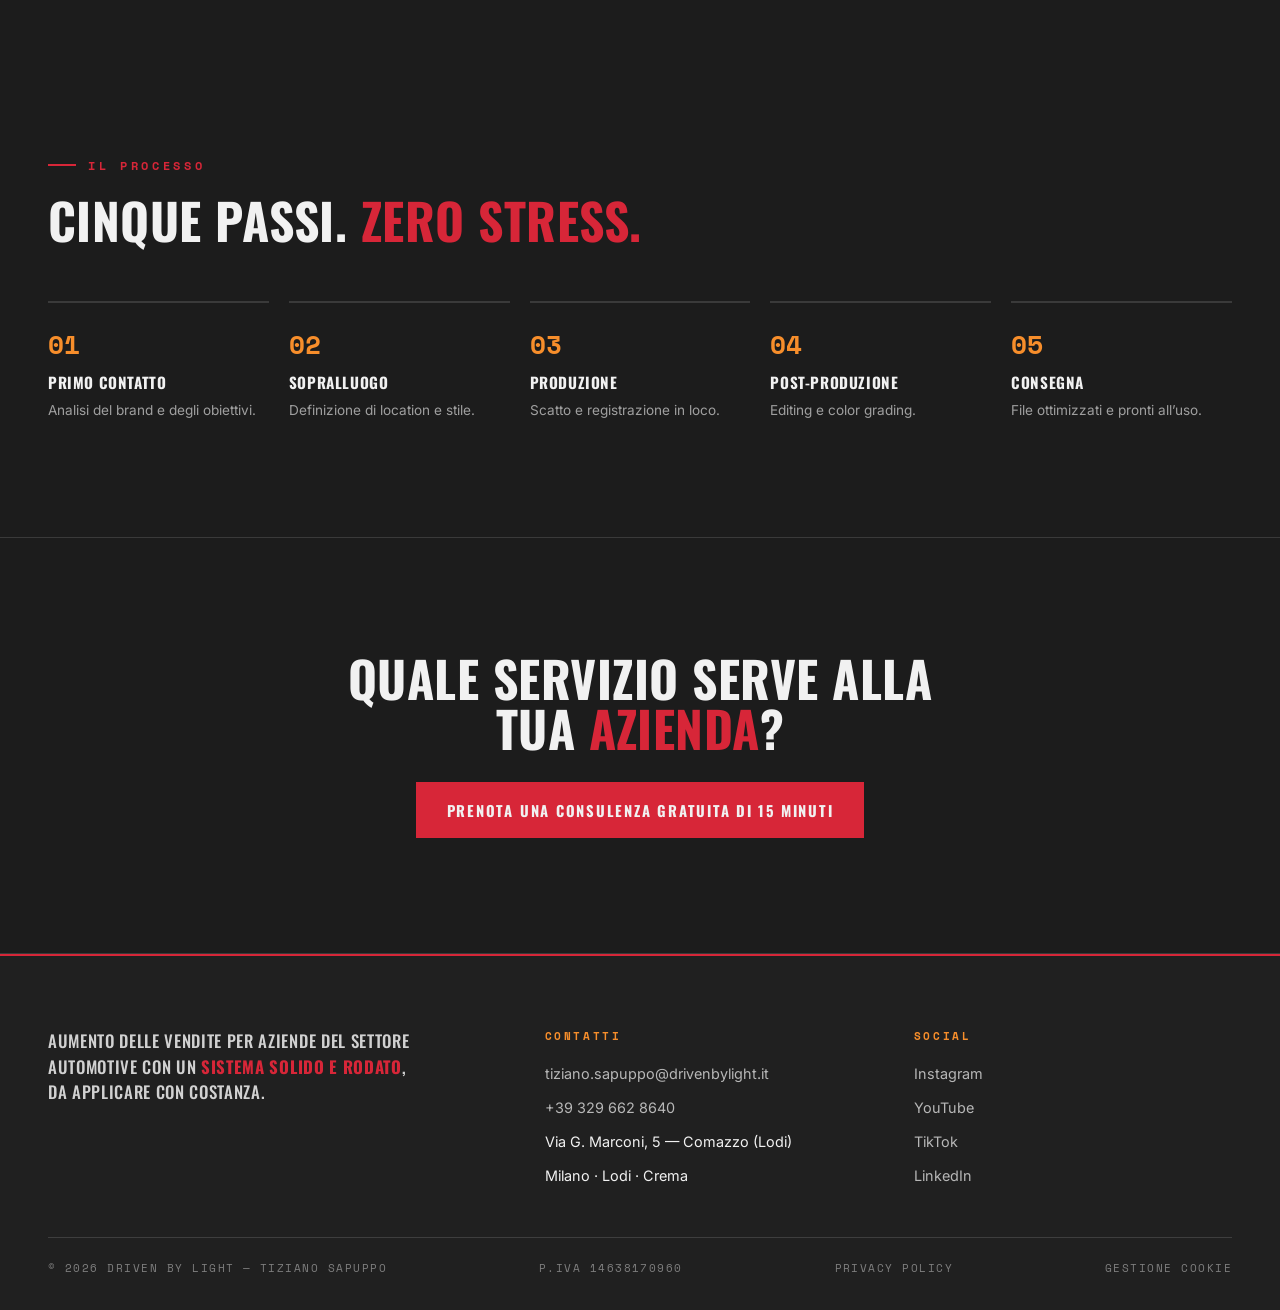
<file: servizi/index.html>
<!DOCTYPE html><html lang="it"><head><meta charset="utf-8"><meta name="viewport" content="width=device-width, initial-scale=1"><meta name="description" content="Servizio fotografico, video, foto&amp;video e gestione social per concessionarie, luxury rent e aziende automotive. Metodo in 5 passi, consegna in 7 giorni."><link rel="icon" href="/favicon.ico" sizes="any"><title>Servizi — Driven By Light</title><link rel="canonical" href="https://www.drivenbylight.it/servizi/"><!-- Open Graph (condivisione: WhatsApp, Facebook, LinkedIn, ...) --><meta property="og:type" content="website"><meta property="og:site_name" content="Driven By Light"><meta property="og:title" content="Servizi — Driven By Light"><meta property="og:description" content="Servizio fotografico, video, foto&amp;video e gestione social per concessionarie, luxury rent e aziende automotive. Metodo in 5 passi, consegna in 7 giorni."><meta property="og:url" content="https://www.drivenbylight.it/servizi/"><meta property="og:locale" content="it_IT"><meta property="og:image" content="https://www.drivenbylight.it/_astro/hero.8y5uuQoj.webp"><meta property="og:image:width" content="2000"><meta property="og:image:height" content="1600"><meta property="og:image:alt" content="Foto e video automotive Driven By Light — Tiziano Sapuppo"><!-- Twitter / X Card --><meta name="twitter:card" content="summary_large_image"><meta name="twitter:title" content="Servizi — Driven By Light"><meta name="twitter:description" content="Servizio fotografico, video, foto&amp;video e gestione social per concessionarie, luxury rent e aziende automotive. Metodo in 5 passi, consegna in 7 giorni."><meta name="twitter:image" content="https://www.drivenbylight.it/_astro/hero.8y5uuQoj.webp"><!-- Dati strutturati JSON-LD (Schema.org) --><script type="application/ld+json">{"@context":"https://schema.org","@type":"WebPage","name":"Servizi — Driven By Light","description":"Servizio fotografico, video, foto&video e gestione social per concessionarie, luxury rent e aziende automotive.","url":"https://www.drivenbylight.it/servizi/","isPartOf":{"@type":"WebSite","name":"Driven By Light","url":"https://www.drivenbylight.it/"}}</script><script type="application/ld+json">{"@context":"https://schema.org","@type":"BreadcrumbList","itemListElement":[{"@type":"ListItem","position":1,"name":"Home","item":"https://www.drivenbylight.it/"},{"@type":"ListItem","position":2,"name":"Servizi","item":"https://www.drivenbylight.it/servizi/"}]}</script><!--
      Script di tracciamento caricati SOLO dopo consenso cookie.
      Le funzioni __loadGA / __loadMeta vengono invocate da CookieConsent.astro
      in base alle preferenze salvate (statistiche → GA, marketing → Meta Pixel).
    --><script>
      window.__loadGA = function () {
        if (window.__gaLoaded) return;
        window.__gaLoaded = true;
        window.dataLayer = window.dataLayer || [];
        function gtag() { dataLayer.push(arguments); }
        window.gtag = gtag;
        gtag('js', new Date());
        gtag('config', 'G-Y8MM68YXXF');
        var s = document.createElement('script');
        s.async = true;
        s.src = 'https://www.googletagmanager.com/gtag/js?id=G-Y8MM68YXXF';
        document.head.appendChild(s);
      };
      window.__loadMeta = function () {
        if (window.fbq) return;
        !function(f,b,e,v,n,t,s)
        {if(f.fbq)return;n=f.fbq=function(){n.callMethod?
        n.callMethod.apply(n,arguments):n.queue.push(arguments)};
        if(!f._fbq)f._fbq=n;n.push=n;n.loaded=!0;n.version='2.0';
        n.queue=[];t=b.createElement(e);t.async=!0;
        t.src=v;s=b.getElementsByTagName(e)[0];
        s.parentNode.insertBefore(t,s)}(window, document,'script',
        'https://connect.facebook.net/en_US/fbevents.js');
        fbq('init', '2071840930364087');
        fbq('track', 'PageView');
      };
    </script><link rel="stylesheet" href="/_astro/Layout.BJWlYF6Z.css"></head><body><header class="site-header"><div class="container"><a href="/" class="brand" aria-label="Driven By Light — home"><img src="/_astro/logo.C9jMmVN8.png" alt="Logo Driven By Light" width="34" height="34"><span>Driven<span class="dot">·</span>By Light</span></a><nav class="site-nav" aria-label="Navigazione principale"><a href="/chi-sono/">Chi sono</a><a href="/servizi/" aria-current="page">Servizi</a><a href="/portfolio/">Portfolio</a><a href="/contatti/">Contatti</a><a href="/contatti/" class="cta cta-sm nav-cta">Parliamone</a></nav><button class="nav-toggle" id="nav-toggle" aria-expanded="false" aria-controls="mobile-nav" aria-label="Apri il menu di navigazione"><span></span><span></span><span></span></button></div><nav class="mobile-nav" id="mobile-nav" aria-label="Navigazione mobile"><a href="/chi-sono/">Chi sono</a><a href="/servizi/" aria-current="page">Servizi</a><a href="/portfolio/">Portfolio</a><a href="/contatti/">Contatti</a><a href="/contatti/" class="cta cta-sm">Parliamone</a></nav></header><main><nav class="breadcrumbs" aria-label="Percorso"><div class="container"><a href="/">Home</a><span class="sep" aria-hidden="true">/</span><span aria-current="page">Servizi</span></div></nav><section class="hero" style="padding-bottom: 0;"><div class="container"><p class="eyebrow reveal">Servizi</p><h1 class="reveal" data-delay="1">Quattro modi per far <span class="accent-rosso">parlare</span><br>delle tue auto.</h1><p class="lead reveal" data-delay="2">Ogni servizio è progettato per un obiettivo: fermare lo scroll, costruire fiducia, generare richieste di contatto. Opero tra Milano, Lodi, Crema e le rispettive province.</p></div></section><section><div class="container"><div class="service-block reveal "><div class="service-media"><img src="/_astro/service-1.3SKRptE6.webp" alt="Scatto fotografico automotive Driven By Light" loading="lazy" width="3000" height="2400"></div><div class="service-copy"><p class="eyebrow">Servizio 01 · Foto</p><h2>Servizio Fotografico Automotive</h2><p>Realizzo scatti professionali pensati per valorizzare ogni vettura, esaltando linee, dettagli e personalità. Ogni immagine è studiata per funzionare su sito, social e campagne pubblicitarie, con uno stile coerente e riconoscibile.</p></div></div><div class="service-block reveal flip"><div class="service-media"><img src="/_astro/service-2.BRBNtlEZ.webp" alt="Frame di video automotive Driven By Light" loading="lazy" width="3000" height="2400"></div><div class="service-copy"><p class="eyebrow">Servizio 02 · Video</p><h2>Servizio Video Automotive</h2><p>Creo contenuti dinamici, moderni e coinvolgenti, progettati per catturare l’attenzione nei primi secondi e mantenere alto l’interesse fino alla fine. Montaggi ritmati, transizioni pulite, audio sincronizzato e formati ottimizzati per ogni piattaforma.</p></div></div><div class="service-block reveal "><div class="service-media"><img src="/_astro/service-3.Bz9kobIh.webp" alt="Set foto e video Driven By Light" loading="lazy" width="3000" height="2400"></div><div class="service-copy"><p class="eyebrow">Servizio 03 · Foto + Video</p><h2>Servizio Foto&amp;Video</h2><p>La soluzione più completa: un servizio integrato che unisce fotografia e video in un’unica produzione. Massima efficienza, coerenza visiva e un flusso di lavoro ottimizzato per generare più contenuti dalla stessa sessione.</p></div></div><div class="service-block reveal flip"><div class="service-media"><img src="/_astro/service-4.C9eExZlB.webp" alt="Impostazione di un feed social Driven By Light" loading="lazy" width="3000" height="2400"></div><div class="service-copy"><p class="eyebrow">Servizio 04 · Social</p><h2>Gestione Social</h2><p>Trasformo i contenuti in un sistema: piano editoriale, pubblicazione e monitoraggio dei risultati. Il feed diventa ordinato, riconoscibile e orientato alla richiesta di contatto. Il lavoro non finisce con la consegna: finisce con il dato.</p></div></div></div></section><section><div class="container"><div class="section-head reveal"><p class="eyebrow">Il processo</p><h2>Cinque passi. <span class="accent-rosso">ZERO STRESS.</span></h2></div><div class="process"><div class="step reveal" data-delay="0"><h3>Primo contatto</h3><p>Analisi del brand e degli obiettivi.</p></div><div class="step reveal" data-delay="1"><h3>Sopralluogo</h3><p>Definizione di location e stile.</p></div><div class="step reveal" data-delay="2"><h3>Produzione</h3><p>Scatto e registrazione in loco.</p></div><div class="step reveal" data-delay="3"><h3>Post-produzione</h3><p>Editing e color grading.</p></div><div class="step reveal" data-delay="0"><h3>Consegna</h3><p>File ottimizzati e pronti all’uso.</p></div></div></div></section><section class="cta-band"><div class="container"><h2 class="reveal">Quale servizio serve alla tua <span class="accent-rosso">azienda</span>?</h2><a class="cta reveal" data-delay="1" href="/contatti/">Prenota una consulenza gratuita di 15 minuti</a></div></section></main><footer class="site-footer"><div class="container"><div class="footer-grid"><p class="footer-manifesto">Aumento delle vendite per aziende del settore automotive con un <span class="accent-rosso">sistema solido e rodato</span>, da applicare con costanza.</p><div class="footer-col"><h4>Contatti</h4><ul><li><a href="mailto:tiziano.sapuppo@drivenbylight.it">tiziano.sapuppo@drivenbylight.it</a></li><li><a href="tel:+393296628640">+39 329 662 8640</a></li><li>Via G. Marconi, 5 — Comazzo (Lodi)</li><li>Milano · Lodi · Crema</li></ul></div><div class="footer-col"><h4>Social</h4><ul><li><a href="https://www.instagram.com/drivenbylight.st/" rel="noopener" target="_blank">Instagram</a></li><li><a href="https://www.youtube.com/channel/UCt2hIOt5hIjF9iLEe1BOfLw" rel="noopener" target="_blank">YouTube</a></li><li><a href="https://www.tiktok.com/@tsdrivenbylight" rel="noopener" target="_blank">TikTok</a></li><li><a href="https://www.linkedin.com/in/tiziano-sapuppo/" rel="noopener" target="_blank">LinkedIn</a></li></ul></div></div><div class="footer-base"><span>© 2026 Driven By Light — Tiziano Sapuppo</span><span>P.IVA 14638170960</span><a href="/privacy/">Privacy Policy</a><button type="button" class="cookie-management-link-footer">Gestione Cookie</button></div></div></footer><!-- Banner consenso (primo accesso) --><div id="cookie-banner" class="cookie-banner" hidden><div class="cookie-banner-inner"><p class="cookie-banner-text">Questo sito utilizza <strong>cookie tecnici</strong> e, previo consenso, <strong>cookie di analisi</strong> (Google&nbsp;Analytics) e di <strong>profilazione</strong> (Meta&nbsp;Pixel) per misurare le prestazioni del sito. Puoi accettare tutti, rifiutare tutti o gestire le singole preferenze. <a href="/privacy/">Informativa estesa</a></p><div class="cookie-banner-actions"><button type="button" class="cta cta-sm cookie-btn-accept">Accetta tutto</button><button type="button" class="cta-ghost cta-sm cookie-btn-reject">Rifiuta tutto</button><button type="button" class="cookie-btn-prefs">Preferenze</button></div></div></div><!-- Pannello gestione cookie (come nel vecchio sito) --><div class="cookie-management-overlay" id="cookie-overlay"></div><div class="cookie-management-panel" id="cookie-panel" role="dialog" aria-modal="true" aria-labelledby="cookie-panel-title"><div class="cookie-management-header"><h2 id="cookie-panel-title">Gestione Cookie</h2><button type="button" class="cookie-management-close" aria-label="Chiudi">&times;</button></div><div class="cookie-management-body"><p class="cookie-management-intro">Qui puoi personalizzare l'utilizzo dei cookie. Le tue scelte verranno applicate su tutti i dispositivi su cui visiti questo sito.</p><div class="cookie-management-category"><div class="cookie-management-category-head"><span class="cookie-management-category-title">Cookie tecnici</span><input type="checkbox" id="mgmt-technical" checked disabled aria-label="Cookie tecnici sempre attivi"></div><p class="cookie-management-category-desc">Necessari al funzionamento del sito: navigazione, sessione e sicurezza. Non sono disattivabili.</p></div><div class="cookie-management-category"><div class="cookie-management-category-head"><span class="cookie-management-category-title">Cookie statistiche</span><input type="checkbox" id="mgmt-statistics" aria-label="Attiva cookie statistiche"></div><p class="cookie-management-category-desc">Google Analytics misura in forma aggregata come viene utilizzato il sito, aiutandoci a migliorarne contenuti e prestazioni.</p></div><div class="cookie-management-category"><div class="cookie-management-category-head"><span class="cookie-management-category-title">Cookie marketing</span><input type="checkbox" id="mgmt-marketing" aria-label="Attiva cookie marketing"></div><p class="cookie-management-category-desc">Il Meta Pixel consente di misurare l'efficacia delle inserzioni su Facebook e Instagram e di raggiungere utenti interessati ai servizi fotografici.</p></div><div class="cookie-management-category"><div class="cookie-management-category-head"><span class="cookie-management-category-title">Cookie di funzionalità</span><input type="checkbox" id="mgmt-functionalities" aria-label="Attiva cookie di funzionalità"></div><p class="cookie-management-category-desc">Abilita servizi di terze parti come video e mappe incorporate nelle pagine.</p></div></div><div class="cookie-management-footer"><button type="button" id="mgmt-save" class="cta cta-sm">Salva Preferenze</button><button type="button" id="mgmt-reset" class="cookie-management-reset">Reimposta Tutto</button></div></div><script>
(function () {
  'use strict';

  var PREF_KEY = 'cookiePreferences';
  var GIVEN_KEY = 'cookieConsentGiven';

  function getPrefs() {
    try {
      var raw = localStorage.getItem(PREF_KEY);
      return raw ? JSON.parse(raw) : null;
    } catch (e) {
      return null;
    }
  }

  function savePrefs(prefs) {
    try {
      localStorage.setItem(PREF_KEY, JSON.stringify(prefs));
      localStorage.setItem(GIVEN_KEY, 'true');
    } catch (e) {
      /* storage non disponibile (modalità privata): il consenso resta in memoria */
    }
  }

  function hasConsent() {
    try {
      return localStorage.getItem(GIVEN_KEY) === 'true';
    } catch (e) {
      return window.__cookieConsentGiven === true;
    }
  }

  function currentPrefs() {
    var prefs = getPrefs();
    return {
      'mgmt-technical': true,
      'mgmt-statistics': !!(prefs && prefs['mgmt-statistics']),
      'mgmt-marketing': !!(prefs && prefs['mgmt-marketing']),
      'mgmt-functionalities': !!(prefs && prefs['mgmt-functionalities'])
    };
  }

  /* ---------- caricamento script di tracciamento (esposti da Layout.astro) ---------- */

  function applyTracking(prefs) {
    if (prefs['mgmt-statistics'] && typeof window.__loadGA === 'function') {
      window.__loadGA();
    }
    if (prefs['mgmt-marketing'] && typeof window.__loadMeta === 'function') {
      window.__loadMeta();
    }
  }

  function removeAnalyticsCookies() {
    var names = ['_ga', '_gid', '_gali', '_ga_2Y8MM68YXXF'];
    var domains = ['', location.hostname, '.' + location.hostname];
    var i, j, d;
    for (i = 0; i < names.length; i++) {
      for (j = 0; j < domains.length; j++) {
        d = domains[j];
        document.cookie = names[i] + '=; expires=Thu, 01 Jan 1970 00:00:00 GMT; path=/; domain=' + d;
        document.cookie = names[i] + '=; expires=Thu, 01 Jan 1970 00:00:00 GMT; path=/';
      }
    }
  }

  /* ---------- pannello ---------- */

  var panel = document.getElementById('cookie-panel');
  var overlay = document.getElementById('cookie-overlay');
  var closeBtn = document.querySelector('.cookie-management-close');
  var banner = document.getElementById('cookie-banner');

  function syncCheckboxes(prefs) {
    var ids = ['mgmt-technical', 'mgmt-statistics', 'mgmt-marketing', 'mgmt-functionalities'];
    for (var i = 0; i < ids.length; i++) {
      var el = document.getElementById(ids[i]);
      if (el) el.checked = !!prefs[ids[i]];
    }
  }

  function openPanel() {
    syncCheckboxes(currentPrefs());
    panel.classList.add('active');
    overlay.classList.add('active');
    document.body.classList.add('cookie-management-open');
  }

  function closePanel() {
    panel.classList.remove('active');
    overlay.classList.remove('active');
    document.body.classList.remove('cookie-management-open');
  }

  function readCheckboxes() {
    return {
      'mgmt-technical': true,
      'mgmt-statistics': !!(document.getElementById('mgmt-statistics') || {}).checked,
      'mgmt-marketing': !!(document.getElementById('mgmt-marketing') || {}).checked,
      'mgmt-functionalities': !!(document.getElementById('mgmt-functionalities') || {}).checked
    };
  }

  function showBanner() {
    if (banner) banner.hidden = false;
  }

  function hideBanner() {
    if (banner) banner.hidden = true;
  }

  /* ---------- eventi ---------- */

  var links = document.querySelectorAll('.cookie-management-link-footer');
  for (var i = 0; i < links.length; i++) {
    links[i].addEventListener('click', function (e) {
      e.preventDefault();
      openPanel();
    });
  }

  if (closeBtn) closeBtn.addEventListener('click', closePanel);
  if (overlay) overlay.addEventListener('click', closePanel);
  document.addEventListener('keydown', function (e) {
    if (e.key === 'Escape') closePanel();
  });

  var saveBtn = document.getElementById('mgmt-save');
  if (saveBtn) {
    saveBtn.addEventListener('click', function () {
      var prefs = readCheckboxes();
      var statsWas = currentPrefs()['mgmt-statistics'];
      savePrefs(prefs);
      applyTracking(prefs);
      if (statsWas && !prefs['mgmt-statistics']) {
        removeAnalyticsCookies();
        location.reload();
        return;
      }
      hideBanner();
      closePanel();
    });
  }

  var resetBtn = document.getElementById('mgmt-reset');
  if (resetBtn) {
    resetBtn.addEventListener('click', function () {
      try {
        localStorage.removeItem(PREF_KEY);
        localStorage.removeItem(GIVEN_KEY);
      } catch (e) {}
      removeAnalyticsCookies();
      location.reload();
    });
  }

  var acceptBtn = document.querySelector('.cookie-btn-accept');
  if (acceptBtn) {
    acceptBtn.addEventListener('click', function () {
      var prefs = {
        'mgmt-technical': true,
        'mgmt-statistics': true,
        'mgmt-marketing': true,
        'mgmt-functionalities': true
      };
      savePrefs(prefs);
      applyTracking(prefs);
      hideBanner();
    });
  }

  var rejectBtn = document.querySelector('.cookie-btn-reject');
  if (rejectBtn) {
    rejectBtn.addEventListener('click', function () {
      var prefs = {
        'mgmt-technical': true,
        'mgmt-statistics': false,
        'mgmt-marketing': false,
        'mgmt-functionalities': false
      };
      savePrefs(prefs);
      removeAnalyticsCookies();
      hideBanner();
    });
  }

  var prefsBtn = document.querySelector('.cookie-btn-prefs');
  if (prefsBtn) {
    prefsBtn.addEventListener('click', function () {
      openPanel();
    });
  }

  /* ---------- avvio ---------- */

  var prefs = currentPrefs();
  window.__cookieConsentGiven = hasConsent();
  window.__cookiePrefs = prefs;

  if (hasConsent()) {
    applyTracking(prefs);
  } else {
    showBanner();
  }
})();
</script><script type="module">var e=new IntersectionObserver(t=>{for(let n of t)n.isIntersecting&&(n.target.classList.add(`in`),e.unobserve(n.target))},{threshold:.12});document.querySelectorAll(`.reveal`).forEach(t=>e.observe(t));var t=document.getElementById(`nav-toggle`),n=document.getElementById(`mobile-nav`);if(t&&n){let e=()=>{n.classList.remove(`open`),t.classList.remove(`open`),t.setAttribute(`aria-expanded`,`false`)};t.addEventListener(`click`,()=>{let e=n.classList.toggle(`open`);t.classList.toggle(`open`,e),t.setAttribute(`aria-expanded`,String(e))}),n.querySelectorAll(`a`).forEach(t=>t.addEventListener(`click`,e)),window.addEventListener(`resize`,()=>{window.innerWidth>860&&e()})}</script></body></html>
</file>
<file: _astro/Layout.BJWlYF6Z.css>
:root{--rosso:#d72638;--arancio:#f78e2b;--viola:#6e44ff;--nero:#1c1c1c;--grigio:#f1f1f1;--linea:#f1f1f124;--linea-forte:#f1f1f147;--velo-nero:#1c1c1cd1;--glow-rosso:#d7263859;--glow-viola:#6e44ff47;--font-display:"Oswald", "Arial Narrow", sans-serif;--font-body:"Inter", sans-serif;--font-mono:"Space Mono", monospace;--container:1280px;--header-h:72px}*{box-sizing:border-box}html{scroll-behavior:smooth}body{background:var(--nero);color:var(--grigio);font-family:var(--font-body);-webkit-font-smoothing:antialiased;background-image:radial-gradient(1200px 600px at 85% -10%,#d7263812,#0000 60%),radial-gradient(900px 500px at -10% 30%,#6e44ff0d,#0000 60%);background-attachment:fixed;margin:0;font-size:16px;line-height:1.65}::selection{background:var(--rosso);color:var(--grigio)}img{max-width:100%;display:block}a{color:inherit;text-decoration:none}.container{width:100%;max-width:var(--container);margin-inline:auto;padding-inline:clamp(20px,5vw,48px)}h1,h2,h3{font-family:var(--font-display);text-transform:uppercase;letter-spacing:.01em;margin:0;font-weight:700;line-height:1.02}h1{font-size:clamp(2.6rem,6.5vw,5.2rem)}h2{font-size:clamp(1.9rem,4vw,3.1rem)}h3{letter-spacing:.04em;font-size:clamp(1.15rem,2vw,1.5rem)}p{margin:0 0 1em}.accent-rosso{color:var(--rosso)}.accent-arancio{color:var(--arancio)}.eyebrow{font-family:var(--font-mono);text-transform:uppercase;letter-spacing:.32em;color:var(--rosso);align-items:center;gap:12px;margin-bottom:20px;font-size:.72rem;font-weight:700;display:inline-flex}.eyebrow:before{content:"";background:var(--rosso);width:28px;height:2px}.sec-num{font-family:var(--font-mono);color:var(--arancio);letter-spacing:.2em;font-size:.8rem}.lead{color:#f1f1f1d1;max-width:56ch;font-size:clamp(1.05rem,1.6vw,1.3rem)}.muted{color:#f1f1f19e}section{padding-block:clamp(64px,9vw,120px)}.section-tight{padding-top:clamp(32px,4vw,56px)}.section-head{margin-bottom:clamp(32px,5vw,56px)}.rule{border:0;border-top:1px solid var(--linea);margin:0}.site-header{height:var(--header-h);z-index:50;backdrop-filter:blur(14px);border-bottom:1px solid var(--linea);background:#1c1c1cd1;align-items:center;display:flex;position:fixed;inset:0 0 auto}.site-header .container{align-items:center;gap:28px;display:flex}.brand{font-family:var(--font-display);text-transform:uppercase;letter-spacing:.14em;align-items:center;gap:12px;font-size:.95rem;font-weight:700;display:flex}.brand img{width:34px;height:34px}.brand .dot{color:var(--rosso)}.site-nav{align-items:center;gap:26px;margin-left:auto;display:flex}.site-nav a{font-family:var(--font-mono);text-transform:uppercase;letter-spacing:.18em;color:#f1f1f1b8;border-bottom:2px solid #0000;padding:6px 0;font-size:.74rem;transition:color .25s,border-color .25s}.site-nav a:hover{color:var(--grigio)}.site-nav a[aria-current=page]{color:var(--grigio);border-bottom-color:var(--rosso)}.nav-cta{margin-left:8px}.nav-toggle,.mobile-nav{display:none}@media (width<=860px){.nav-toggle{border:1px solid var(--linea);cursor:pointer;background:0 0;border-radius:4px;flex-direction:column;justify-content:center;gap:5px;width:44px;height:44px;margin-left:auto;padding:11px;display:flex}.nav-toggle span{background:var(--grigio);width:100%;height:2px;transition:transform .3s,opacity .3s;display:block}.nav-toggle.open span:first-child{transform:translateY(7px)rotate(45deg)}.nav-toggle.open span:nth-child(2){opacity:0}.nav-toggle.open span:nth-child(3){transform:translateY(-7px)rotate(-45deg)}.mobile-nav{top:var(--header-h);z-index:49;backdrop-filter:blur(14px);border-bottom:1px solid var(--linea);transform:translateY(calc(-100% - var(--header-h)));visibility:hidden;background:#181818fa;flex-direction:column;padding:8px clamp(20px,5vw,48px) 24px;transition:transform .35s cubic-bezier(.2,.6,.2,1),visibility .35s;display:flex;position:fixed;left:0;right:0;box-shadow:0 24px 48px #00000080}.mobile-nav.open{visibility:visible;transform:none}.mobile-nav a{font-family:var(--font-mono);text-transform:uppercase;letter-spacing:.18em;color:#f1f1f1cc;border-bottom:1px solid var(--linea);padding:15px 4px;font-size:.8rem}.mobile-nav a[aria-current=page]{color:var(--rosso)}.mobile-nav .cta{text-align:center;border-bottom:none;margin-top:18px;padding:14px 20px}}.cta{font-family:var(--font-display);text-transform:uppercase;letter-spacing:.12em;background:var(--rosso);color:var(--grigio);border:1px solid var(--rosso);padding:15px 30px;font-size:.92rem;font-weight:700;transition:background .25s,color .25s,border-color .25s,transform .25s;display:inline-block}.cta:hover{background:var(--arancio);border-color:var(--arancio);color:var(--nero);transform:translateY(-2px)}.cta-ghost{font-family:var(--font-display);text-transform:uppercase;letter-spacing:.12em;border:1px solid var(--linea-forte);color:var(--grigio);background:0 0;padding:15px 30px;font-size:.92rem;font-weight:700;transition:border-color .25s,box-shadow .25s,transform .25s;display:inline-block}.cta-ghost:hover{border-color:var(--viola);box-shadow:0 0 24px var(--glow-viola);transform:translateY(-2px)}.cta-sm{padding:11px 20px;font-size:.8rem}.hero{padding-top:calc(var(--header-h) + clamp(28px, 4vw, 56px));padding-bottom:0}.hero h1{max-width:16ch}.hero .lead{margin-top:24px}.hero-cta{flex-wrap:wrap;gap:16px;margin-top:36px;display:flex}.hero-media{margin-top:clamp(28px,4vw,48px);position:relative}.hero-media img{object-fit:cover;object-position:center;width:100%;height:clamp(420px,55vh,640px)}.hero-media:after{content:"";background:linear-gradient(to top, var(--nero) 2%, transparent 30%);pointer-events:none;position:absolute;inset:0}.hero-media:before{content:"";background:linear-gradient(to bottom, var(--nero) 2%, transparent 30%);pointer-events:none;z-index:1;position:absolute;inset:0}.grid-services{grid-template-columns:repeat(4,1fr);gap:20px;display:grid}.grid-3{grid-template-columns:repeat(3,1fr)}.card{border:1px solid var(--linea);background:#f1f1f108;flex-direction:column;transition:border-color .3s,box-shadow .3s,transform .3s;display:flex}.card:hover{border-color:var(--viola);box-shadow:0 10px 40px var(--glow-viola);transform:translateY(-4px)}.card img{border-bottom:2px solid var(--rosso);width:100%;height:auto}.card-body{flex-direction:column;flex:1;gap:10px;padding:22px;display:flex}.card-body h3{font-size:1.05rem}.card-body p{color:#f1f1f1ad;margin:0;font-size:.92rem}.card-link{font-family:var(--font-mono);letter-spacing:.2em;text-transform:uppercase;color:var(--arancio);margin-top:auto;font-size:.72rem}.card-link:after{content:" →"}.process{counter-reset:step;grid-template-columns:repeat(5,1fr);gap:20px;display:grid}.step{border-top:2px solid var(--linea);padding-top:20px;position:relative}.step:before{content:counter(step, decimal-leading-zero);counter-increment:step;font-family:var(--font-mono);color:var(--arancio);margin-bottom:10px;font-size:1.6rem;font-weight:700;display:block}.step h3{margin-bottom:8px;font-size:.95rem}.step p{color:#f1f1f19e;margin:0;font-size:.85rem}.quote-featured{border:1px solid var(--linea);grid-template-columns:1.1fr 1fr;gap:0;margin-bottom:20px;transition:border-color .3s,box-shadow .3s,transform .3s;display:grid}.quote-featured:hover{border-color:var(--viola);box-shadow:0 10px 40px var(--glow-viola);transform:translateY(-4px)}.quote-featured img{width:100%;height:auto}.quote-featured .quote-body{flex-direction:column;justify-content:center;gap:18px;padding:clamp(28px,4vw,48px);display:flex}.quote-mark{font-family:var(--font-display);color:var(--rosso);font-size:3.4rem;line-height:.5}.quote-text{color:#f1f1f1e6;margin:0;font-size:clamp(1.05rem,1.6vw,1.35rem);line-height:1.55}.quote-author{font-family:var(--font-mono);letter-spacing:.22em;text-transform:uppercase;color:var(--arancio);font-size:.74rem}.quote-role{color:var(--arancio);margin-left:12px}.grid-quotes{grid-template-columns:1.45fr 1fr;gap:20px;display:grid}.grid-quotes .card{gap:14px;padding:clamp(24px,3vw,36px)}.grid-quotes .card img{border-bottom:2px solid var(--rosso);object-fit:cover;object-position:center;height:clamp(360px,42vw,520px)}.grid-quotes .card--portrait img{object-position:35% 50%}.grid-quotes .card-body .quote-author{margin-top:auto}.grid-quotes .card-body p{color:var(--grigio);opacity:.88;margin:0;font-size:1rem}.service-block{border-bottom:1px solid var(--linea);grid-template-columns:1fr 1fr;align-items:center;gap:clamp(28px,5vw,64px);padding-block:clamp(36px,5vw,64px);display:grid}.service-block:last-of-type{border-bottom:0}.service-block.flip .service-media{order:2}.service-media{position:relative}.service-media img{border-top:2px solid var(--rosso);width:100%;height:auto}.service-copy .sec-num{margin-bottom:12px;display:block}.service-copy h2{margin-bottom:16px;font-size:clamp(1.5rem,3vw,2.3rem)}.service-copy p{color:#f1f1f1c7;max-width:52ch}.portrait-grid{grid-template-columns:.9fr 1.1fr;align-items:start;gap:clamp(28px,5vw,64px);display:grid}.portrait-grid img{border-top:2px solid var(--rosso);width:100%;height:auto}.portrait-grid p{color:#f1f1f1d1;max-width:56ch;font-size:1rem;line-height:1.7}.portrait-grid strong{font-weight:700}.values{grid-template-columns:repeat(5,1fr);gap:20px;display:grid}.value{border-top:2px solid var(--linea);padding-top:18px}.value .sec-num{margin-bottom:8px;display:block}.value h3{margin-bottom:8px;font-size:.95rem}.value p{color:#f1f1f19e;margin:0;font-size:.84rem}.courses{margin:0;padding:0;list-style:none}.courses li{border-bottom:1px solid var(--linea);align-items:baseline;gap:18px;padding:18px 0;display:flex}.courses li:first-child{border-top:1px solid var(--linea)}.courses .sec-num{flex:none}.courses strong{font-family:var(--font-display);text-transform:uppercase;letter-spacing:.06em;font-size:1.05rem;font-weight:500}.filters{flex-wrap:wrap;gap:10px;margin-bottom:32px;display:flex}.filter-btn{font-family:var(--font-mono);letter-spacing:.18em;text-transform:uppercase;color:#f1f1f1b8;border:1px solid var(--linea);cursor:pointer;background:0 0;padding:10px 16px;font-size:.72rem;transition:border-color .25s,color .25s,box-shadow .25s}.filter-btn:hover{border-color:var(--linea-forte);color:var(--grigio)}.filter-btn.active{border-color:var(--rosso);color:var(--grigio);box-shadow:inset 0 -2px 0 var(--rosso)}.gallery-group+.gallery-group{margin-top:clamp(56px,8vw,104px)}.group-head{border-bottom:2px solid var(--rosso);align-items:baseline;gap:14px;margin-bottom:24px;padding-bottom:14px;display:flex}.group-head h2{margin:0;font-size:clamp(1.25rem,2.2vw,1.8rem)}.group-num{font-family:var(--font-mono);letter-spacing:.2em;color:var(--arancio);font-size:.8rem;font-weight:700}.gallery{grid-template-columns:repeat(3,1fr);align-items:start;gap:14px;display:grid}.gallery figure{margin:0;position:relative}.gallery button{cursor:zoom-in;background:0 0;border:0;width:100%;padding:0;display:block;position:relative}.gallery img{width:100%;height:auto;transition:transform .5s,filter .5s}.gallery button:after{content:"";pointer-events:none;border:1px solid #0000;transition:border-color .3s,box-shadow .3s;position:absolute;inset:0}.gallery button:hover img{filter:saturate(1.1);transform:scale(1.04)}.gallery button:hover:after{border-color:var(--viola);box-shadow:inset 0 0 30px var(--glow-viola)}.gallery figure[data-hidden=true]{display:none}.gallery figcaption{font-family:var(--font-mono);letter-spacing:.2em;text-transform:uppercase;color:var(--grigio);background:var(--velo-nero);pointer-events:none;padding:4px 8px;font-size:.62rem;position:absolute;bottom:8px;left:10px}.lightbox{z-index:90;background:#1c1c1cf0;justify-content:center;align-items:center;padding:24px;display:none;position:fixed;inset:0}.lightbox.open{display:flex}.lightbox{flex-direction:column;gap:14px}.lightbox img{border-top:2px solid var(--rosso);width:auto;max-width:min(1200px,92vw);max-height:82vh}.lightbox-label{font-family:var(--font-mono);letter-spacing:.22em;text-transform:uppercase;color:var(--grigio);font-size:.7rem}.lightbox-close{font-family:var(--font-mono);letter-spacing:.2em;text-transform:uppercase;color:var(--grigio);border:1px solid var(--linea);cursor:pointer;background:0 0;padding:10px 16px;font-size:.8rem;position:absolute;top:20px;right:24px}.lightbox-close:hover{border-color:var(--rosso);color:var(--rosso)}.contact-grid{grid-template-columns:1.2fr 1fr;gap:clamp(28px,5vw,64px);display:grid}.form-field{margin-bottom:20px}.form-field label{font-family:var(--font-mono);letter-spacing:.22em;text-transform:uppercase;color:#f1f1f19e;margin-bottom:8px;font-size:.68rem;display:block}.form-field input,.form-field select,.form-field textarea{width:100%;font-family:var(--font-body);color:var(--grigio);border:1px solid var(--linea);background:#f1f1f10a;outline:none;padding:13px 14px;font-size:.95rem;transition:border-color .25s,box-shadow .25s}.form-field input:focus,.form-field select:focus,.form-field textarea:focus{border-color:var(--viola);box-shadow:0 0 0 1px var(--viola), 0 0 24px var(--glow-viola)}.form-field textarea{resize:vertical;min-height:130px}.form-field select option{background:var(--nero);color:var(--grigio)}.contact-list{margin:0 0 28px;padding:0;list-style:none}.contact-list li{border-bottom:1px solid var(--linea);align-items:baseline;gap:14px;padding:14px 0;font-size:.95rem;display:flex}.contact-list li:first-child{border-top:1px solid var(--linea)}.contact-list .k{font-family:var(--font-mono);letter-spacing:.2em;text-transform:uppercase;color:var(--arancio);flex:0 0 92px;font-size:.66rem}.contact-list a:hover{color:var(--rosso)}.privacy-link{color:var(--rosso);text-underline-offset:3px;font-weight:600;text-decoration:underline}.privacy-link:hover{color:var(--arancio)}.form-error{color:var(--rosso);margin-top:14px;font-size:.9rem}.form-error a{color:var(--rosso);text-underline-offset:3px;text-decoration:underline}.form-error a:hover{color:var(--arancio)}.cta:disabled{opacity:.55;cursor:progress;transform:none}.map-embed{border:1px solid var(--linea);border-radius:4px;margin-top:22px;overflow:hidden}.map-embed iframe{filter:invert(.92)hue-rotate(180deg)saturate(.85);border:0;width:100%;height:260px;display:block}.social-row{flex-wrap:wrap;gap:10px;display:flex}.social-row a{font-family:var(--font-mono);letter-spacing:.18em;text-transform:uppercase;border:1px solid var(--linea);color:#f1f1f1c7;padding:10px 14px;font-size:.7rem;transition:border-color .25s,color .25s,box-shadow .25s}.social-row a:hover{border-color:var(--rosso);color:var(--grigio);box-shadow:0 0 20px var(--glow-rosso)}.cta-band{border-top:1px solid var(--linea);border-bottom:1px solid var(--linea);text-align:center}.cta-band h2{max-width:22ch;margin-inline:auto}.cta-band .cta{margin-top:28px}.site-footer{border-top:2px solid var(--rosso);background:#f1f1f105;padding:clamp(48px,6vw,72px) 0 32px}.footer-grid{grid-template-columns:1.4fr 1fr 1fr;gap:clamp(24px,4vw,56px);margin-bottom:40px;display:grid}.footer-manifesto{font-family:var(--font-display);text-transform:uppercase;letter-spacing:.04em;color:#f1f1f1d9;max-width:42ch;font-size:1.05rem;line-height:1.5}.footer-manifesto .accent-rosso{font-weight:700}.footer-col h4{font-family:var(--font-mono);letter-spacing:.24em;text-transform:uppercase;color:var(--arancio);margin:0 0 16px;font-size:.68rem}.footer-col ul{margin:0;padding:0;list-style:none}.footer-col li{margin-bottom:10px;font-size:.9rem}.footer-col a{color:#f1f1f1b8;transition:color .25s}.footer-col a:hover{color:var(--rosso)}.footer-base{border-top:1px solid var(--linea);font-family:var(--font-mono);letter-spacing:.14em;text-transform:uppercase;color:#f1f1f173;flex-wrap:wrap;justify-content:space-between;gap:12px;padding-top:22px;font-size:.66rem;display:flex}.footer-base a{color:#f1f1f173;transition:color .25s}.footer-base a:hover{color:var(--arancio)}.reveal{opacity:0;transition:opacity .8s cubic-bezier(.2,.6,.2,1),transform .8s cubic-bezier(.2,.6,.2,1);transform:translateY(26px)}.reveal.in{opacity:1;transform:none}.reveal[data-delay="1"]{transition-delay:.12s}.reveal[data-delay="2"]{transition-delay:.24s}.reveal[data-delay="3"]{transition-delay:.36s}@media (prefers-reduced-motion:reduce){.reveal{opacity:1;transition:none;transform:none}html{scroll-behavior:auto}}@media (width<=1020px){.grid-services,.grid-3,.process,.values,.gallery{grid-template-columns:repeat(2,1fr)}}@media (width<=860px){.site-nav{display:none}.quote-featured,.service-block,.portrait-grid,.contact-grid,.grid-quotes{grid-template-columns:1fr}.service-block.flip .service-media{order:0}.quote-featured img{min-height:240px}.grid-quotes .card img{height:clamp(280px,58vw,460px)}.footer-grid{grid-template-columns:1fr}}@media (width<=560px){.grid-services,.grid-3,.process,.values,.gallery{grid-template-columns:1fr}.hero h1{max-width:none}.form-field input,.form-field select,.form-field textarea{font-size:16px}.privacy-table{-webkit-overflow-scrolling:touch;display:block;overflow-x:auto}.privacy-table th,.privacy-table td{white-space:nowrap}}.privacy-content{max-width:780px}.privacy-content p{color:#f1f1f1c7;margin-bottom:1.1em}.privacy-content a{color:var(--arancio);transition:color .25s}.privacy-content a:hover{color:var(--rosso)}.privacy-content h3{font-family:var(--font-display);text-transform:uppercase;letter-spacing:.07em;color:var(--grigio);border-left:3px solid var(--rosso);margin:40px 0 14px;padding-left:14px;font-size:1.06rem;font-weight:600}.privacy-content ul{margin:0 0 1.2em;padding-left:20px}.privacy-content li{color:#f1f1f1c7;margin-bottom:8px}.privacy-content li strong{color:var(--grigio)}.privacy-table{border-collapse:collapse;width:100%;margin:18px 0 28px;font-size:.88rem}.privacy-table th{font-family:var(--font-mono);text-transform:uppercase;letter-spacing:.12em;color:var(--arancio);text-align:left;border:1px solid var(--linea);background:var(--velo-nero);padding:12px 14px;font-size:.66rem;font-weight:700}.privacy-table td{border:1px solid var(--linea);color:#f1f1f1c7;vertical-align:top;padding:12px 14px}.privacy-table td:first-child{color:var(--grigio);font-weight:600}.privacy-date{font-family:var(--font-mono);letter-spacing:.1em;text-transform:uppercase;color:#f1f1f180;margin-top:36px;font-size:.72rem}.cookie-management-link-footer{font:inherit;letter-spacing:inherit;text-transform:inherit;color:#f1f1f173;cursor:pointer;background:0 0;border:none;padding:0;transition:color .25s}.cookie-management-link-footer:hover{color:var(--arancio)}.cookie-banner{z-index:9998;border-top:1px solid var(--linea-forte);backdrop-filter:blur(10px);background:#1c1c1cf5;padding:20px 0;position:fixed;inset:auto 0 0;box-shadow:0 -18px 48px #0000008c}.cookie-banner[hidden]{display:none}.cookie-banner-inner{max-width:var(--container);justify-content:space-between;align-items:center;gap:24px;margin:0 auto;padding:0 24px;display:flex}.cookie-banner-text{color:#f1f1f1d1;max-width:72ch;margin:0;font-size:.88rem;line-height:1.55}.cookie-banner-text strong{color:var(--grigio)}.cookie-banner-text a{color:var(--arancio)}.cookie-banner-text a:hover{color:var(--rosso)}.cookie-banner-actions{flex-shrink:0;align-items:center;gap:10px;display:flex}.cookie-banner-actions .cta,.cookie-banner-actions .cta-ghost{cursor:pointer;border-radius:0}.cookie-btn-prefs{border:1px solid var(--linea-forte);color:#f1f1f1b8;font-family:var(--font-display);text-transform:uppercase;letter-spacing:.12em;cursor:pointer;background:0 0;border-radius:0;padding:11px 20px;font-size:.8rem;font-weight:700;transition:border-color .25s,color .25s}.cookie-btn-prefs:hover{border-color:var(--viola);color:var(--grigio)}.cookie-management-overlay{z-index:9997;backdrop-filter:blur(4px);opacity:0;visibility:hidden;background:#0c0c0cb8;transition:opacity .3s,visibility .3s;position:fixed;inset:0}.cookie-management-overlay.active{opacity:1;visibility:visible}.cookie-management-panel{z-index:9999;border:1px solid var(--linea-forte);opacity:0;visibility:hidden;background:#212121;width:min(640px,100vw - 32px);max-height:min(82vh,720px);transition:opacity .3s,visibility .3s,transform .3s cubic-bezier(.2,.6,.2,1);position:fixed;top:50%;left:50%;overflow-y:auto;transform:translate(-50%,-46%);box-shadow:0 32px 80px #0009}.cookie-management-panel.active{opacity:1;visibility:visible;transform:translate(-50%,-50%)}.cookie-management-header{border-bottom:1px solid var(--linea);background:#212121;justify-content:space-between;align-items:center;padding:20px 26px;display:flex;position:sticky;top:0}.cookie-management-header h2{font-family:var(--font-display);text-transform:uppercase;letter-spacing:.08em;color:var(--grigio);margin:0;font-size:1.15rem;font-weight:700}.cookie-management-close{color:#f1f1f199;cursor:pointer;background:0 0;border:none;padding:4px 8px;font-size:1.7rem;line-height:1;transition:color .25s}.cookie-management-close:hover{color:var(--rosso)}.cookie-management-body{padding:22px 26px 8px}.cookie-management-intro{color:#f1f1f1b8;margin:0 0 20px;font-size:.88rem;line-height:1.55}.cookie-management-category{border:1px solid var(--linea);margin-bottom:14px;padding:16px 18px}.cookie-management-category-head{justify-content:space-between;align-items:center;gap:16px;margin-bottom:8px;display:flex}.cookie-management-category-title{font-family:var(--font-display);text-transform:uppercase;letter-spacing:.07em;color:var(--grigio);font-size:.92rem;font-weight:600}.cookie-management-category-desc{color:#f1f1f19e;margin:0;font-size:.82rem;line-height:1.55}.cookie-management-category input[type=checkbox]{-webkit-appearance:none;appearance:none;border:1px solid var(--linea-forte);cursor:pointer;background:#f1f1f114;border-radius:11px;flex-shrink:0;width:42px;height:22px;transition:background .25s,border-color .25s;position:relative}.cookie-management-category input[type=checkbox]:after{content:"";background:#f1f1f18c;border-radius:50%;width:16px;height:16px;transition:transform .25s,background .25s;position:absolute;top:2px;left:2px}.cookie-management-category input[type=checkbox]:checked{background:var(--rosso);border-color:var(--rosso)}.cookie-management-category input[type=checkbox]:checked:after{background:var(--grigio);transform:translate(20px)}.cookie-management-category input[type=checkbox]:disabled{opacity:.55;cursor:not-allowed}.cookie-management-category input[type=checkbox]:focus-visible{outline:2px solid var(--viola);outline-offset:2px}.cookie-management-footer{border-top:1px solid var(--linea);align-items:center;gap:14px;padding:16px 26px 24px;display:flex}.cookie-management-footer .cta{cursor:pointer;border-radius:0}.cookie-management-reset{color:#f1f1f18c;font-family:var(--font-mono);letter-spacing:.12em;text-transform:uppercase;cursor:pointer;text-underline-offset:4px;background:0 0;border:none;font-size:.72rem;text-decoration:underline;transition:color .25s}.cookie-management-reset:hover{color:var(--rosso)}body.cookie-management-open{overflow:hidden}@media (width<=860px){.cookie-banner-inner{flex-direction:column;align-items:stretch;gap:16px}.cookie-banner-actions{flex-wrap:wrap;justify-content:flex-start}}@media (width<=560px){.cookie-management-panel{border-left:none;border-right:none;width:100vw;max-height:88vh;top:auto;bottom:0;left:0;transform:translateY(100%)}.cookie-management-panel.active{transform:translateY(0)}}.breadcrumbs{padding-top:calc(var(--header-h) + 22px);font-family:var(--font-mono);letter-spacing:.18em;text-transform:uppercase;color:#f1f1f173;padding-bottom:4px;font-size:.66rem;font-weight:700}.breadcrumbs a{color:#f1f1f1a8;transition:color .25s}.breadcrumbs a:hover{color:var(--rosso)}.breadcrumbs .sep{color:#f1f1f140;margin-inline:10px}.breadcrumbs [aria-current=page]{color:var(--rosso)}@font-face{font-family:Oswald;font-style:normal;font-display:swap;font-weight:500;src:url(/_astro/oswald-cyrillic-ext-500-normal.DngHVvy4.woff2)format("woff2"),url(/_astro/oswald-cyrillic-ext-500-normal.Hz7kEHBT.woff)format("woff");unicode-range:U+460-52F,U+1C80-1C8A,U+20B4,U+2DE0-2DFF,U+A640-A69F,U+FE2E-FE2F}@font-face{font-family:Oswald;font-style:normal;font-display:swap;font-weight:500;src:url(/_astro/oswald-cyrillic-500-normal.Dz4ZC46J.woff2)format("woff2"),url(/_astro/oswald-cyrillic-500-normal.CjKr_ZfC.woff)format("woff");unicode-range:U+301,U+400-45F,U+490-491,U+4B0-4B1,U+2116}@font-face{font-family:Oswald;font-style:normal;font-display:swap;font-weight:500;src:url(/_astro/oswald-vietnamese-500-normal.hXcn5ojQ.woff2)format("woff2"),url(/_astro/oswald-vietnamese-500-normal.Bi4XG4HV.woff)format("woff");unicode-range:U+102-103,U+110-111,U+128-129,U+168-169,U+1A0-1A1,U+1AF-1B0,U+300-301,U+303-304,U+308-309,U+323,U+329,U+1EA0-1EF9,U+20AB}@font-face{font-family:Oswald;font-style:normal;font-display:swap;font-weight:500;src:url(/_astro/oswald-latin-ext-500-normal.QdEKgtiz.woff2)format("woff2"),url(/_astro/oswald-latin-ext-500-normal.DcyNJhgm.woff)format("woff");unicode-range:U+100-2BA,U+2BD-2C5,U+2C7-2CC,U+2CE-2D7,U+2DD-2FF,U+304,U+308,U+329,U+1D00-1DBF,U+1E00-1E9F,U+1EF2-1EFF,U+2020,U+20A0-20AB,U+20AD-20C0,U+2113,U+2C60-2C7F,U+A720-A7FF}@font-face{font-family:Oswald;font-style:normal;font-display:swap;font-weight:500;src:url(/_astro/oswald-latin-500-normal.B-eyT0Dw.woff2)format("woff2"),url(/_astro/oswald-latin-500-normal.DM85Di4w.woff)format("woff");unicode-range:U+??,U+131,U+152-153,U+2BB-2BC,U+2C6,U+2DA,U+2DC,U+304,U+308,U+329,U+2000-206F,U+20AC,U+2122,U+2191,U+2193,U+2212,U+2215,U+FEFF,U+FFFD}@font-face{font-family:Oswald;font-style:normal;font-display:swap;font-weight:700;src:url(/_astro/oswald-cyrillic-ext-700-normal.CtkJES1U.woff2)format("woff2"),url(/_astro/oswald-cyrillic-ext-700-normal.VKAui8kQ.woff)format("woff");unicode-range:U+460-52F,U+1C80-1C8A,U+20B4,U+2DE0-2DFF,U+A640-A69F,U+FE2E-FE2F}@font-face{font-family:Oswald;font-style:normal;font-display:swap;font-weight:700;src:url(/_astro/oswald-cyrillic-700-normal.BO0IwMyy.woff2)format("woff2"),url(/_astro/oswald-cyrillic-700-normal.DxuP1Pb9.woff)format("woff");unicode-range:U+301,U+400-45F,U+490-491,U+4B0-4B1,U+2116}@font-face{font-family:Oswald;font-style:normal;font-display:swap;font-weight:700;src:url(/_astro/oswald-vietnamese-700-normal._DkZZ6ID.woff2)format("woff2"),url(/_astro/oswald-vietnamese-700-normal.BxFoeH7J.woff)format("woff");unicode-range:U+102-103,U+110-111,U+128-129,U+168-169,U+1A0-1A1,U+1AF-1B0,U+300-301,U+303-304,U+308-309,U+323,U+329,U+1EA0-1EF9,U+20AB}@font-face{font-family:Oswald;font-style:normal;font-display:swap;font-weight:700;src:url(/_astro/oswald-latin-ext-700-normal.BKErdSR5.woff2)format("woff2"),url(/_astro/oswald-latin-ext-700-normal.CJSSDThd.woff)format("woff");unicode-range:U+100-2BA,U+2BD-2C5,U+2C7-2CC,U+2CE-2D7,U+2DD-2FF,U+304,U+308,U+329,U+1D00-1DBF,U+1E00-1E9F,U+1EF2-1EFF,U+2020,U+20A0-20AB,U+20AD-20C0,U+2113,U+2C60-2C7F,U+A720-A7FF}@font-face{font-family:Oswald;font-style:normal;font-display:swap;font-weight:700;src:url(/_astro/oswald-latin-700-normal.vy6hmKSr.woff2)format("woff2"),url(/_astro/oswald-latin-700-normal.UmC9Ev9x.woff)format("woff");unicode-range:U+??,U+131,U+152-153,U+2BB-2BC,U+2C6,U+2DA,U+2DC,U+304,U+308,U+329,U+2000-206F,U+20AC,U+2122,U+2191,U+2193,U+2212,U+2215,U+FEFF,U+FFFD}@font-face{font-family:Inter;font-style:normal;font-display:swap;font-weight:400;src:url(/_astro/inter-cyrillic-ext-400-normal.BQZuk6qB.woff2)format("woff2"),url(/_astro/inter-cyrillic-ext-400-normal.DQukG94-.woff)format("woff");unicode-range:U+460-52F,U+1C80-1C8A,U+20B4,U+2DE0-2DFF,U+A640-A69F,U+FE2E-FE2F}@font-face{font-family:Inter;font-style:normal;font-display:swap;font-weight:400;src:url(/_astro/inter-cyrillic-400-normal.obahsSVq.woff2)format("woff2"),url(/_astro/inter-cyrillic-400-normal.HOLc17fK.woff)format("woff");unicode-range:U+301,U+400-45F,U+490-491,U+4B0-4B1,U+2116}@font-face{font-family:Inter;font-style:normal;font-display:swap;font-weight:400;src:url(/_astro/inter-greek-ext-400-normal.DGGRlc-M.woff2)format("woff2"),url(/_astro/inter-greek-ext-400-normal.KugGGMne.woff)format("woff");unicode-range:U+1F??}@font-face{font-family:Inter;font-style:normal;font-display:swap;font-weight:400;src:url(/_astro/inter-greek-400-normal.B4URO6DV.woff2)format("woff2"),url(/_astro/inter-greek-400-normal.q2sYcFCs.woff)format("woff");unicode-range:U+370-377,U+37A-37F,U+384-38A,U+38C,U+38E-3A1,U+3A3-3FF}@font-face{font-family:Inter;font-style:normal;font-display:swap;font-weight:400;src:url(/_astro/inter-vietnamese-400-normal.DMkecbls.woff2)format("woff2"),url(/_astro/inter-vietnamese-400-normal.Bbgyi5SW.woff)format("woff");unicode-range:U+102-103,U+110-111,U+128-129,U+168-169,U+1A0-1A1,U+1AF-1B0,U+300-301,U+303-304,U+308-309,U+323,U+329,U+1EA0-1EF9,U+20AB}@font-face{font-family:Inter;font-style:normal;font-display:swap;font-weight:400;src:url(/_astro/inter-latin-ext-400-normal.C1nco2VV.woff2)format("woff2"),url(/_astro/inter-latin-ext-400-normal.77YHD8bZ.woff)format("woff");unicode-range:U+100-2BA,U+2BD-2C5,U+2C7-2CC,U+2CE-2D7,U+2DD-2FF,U+304,U+308,U+329,U+1D00-1DBF,U+1E00-1E9F,U+1EF2-1EFF,U+2020,U+20A0-20AB,U+20AD-20C0,U+2113,U+2C60-2C7F,U+A720-A7FF}@font-face{font-family:Inter;font-style:normal;font-display:swap;font-weight:400;src:url(/_astro/inter-latin-400-normal.C38fXH4l.woff2)format("woff2"),url(/_astro/inter-latin-400-normal.CyCys3Eg.woff)format("woff");unicode-range:U+??,U+131,U+152-153,U+2BB-2BC,U+2C6,U+2DA,U+2DC,U+304,U+308,U+329,U+2000-206F,U+20AC,U+2122,U+2191,U+2193,U+2212,U+2215,U+FEFF,U+FFFD}@font-face{font-family:Inter;font-style:normal;font-display:swap;font-weight:500;src:url(/_astro/inter-cyrillic-ext-500-normal.B0yAr1jD.woff2)format("woff2"),url(/_astro/inter-cyrillic-ext-500-normal.BmqWE9Dz.woff)format("woff");unicode-range:U+460-52F,U+1C80-1C8A,U+20B4,U+2DE0-2DFF,U+A640-A69F,U+FE2E-FE2F}@font-face{font-family:Inter;font-style:normal;font-display:swap;font-weight:500;src:url(/_astro/inter-cyrillic-500-normal.BasfLYem.woff2)format("woff2"),url(/_astro/inter-cyrillic-500-normal.CxZf_p3X.woff)format("woff");unicode-range:U+301,U+400-45F,U+490-491,U+4B0-4B1,U+2116}@font-face{font-family:Inter;font-style:normal;font-display:swap;font-weight:500;src:url(/_astro/inter-greek-ext-500-normal.C4iEst2y.woff2)format("woff2"),url(/_astro/inter-greek-ext-500-normal.2j5mBUwD.woff)format("woff");unicode-range:U+1F??}@font-face{font-family:Inter;font-style:normal;font-display:swap;font-weight:500;src:url(/_astro/inter-greek-500-normal.BIZE56-Y.woff2)format("woff2"),url(/_astro/inter-greek-500-normal.Xzm54t5V.woff)format("woff");unicode-range:U+370-377,U+37A-37F,U+384-38A,U+38C,U+38E-3A1,U+3A3-3FF}@font-face{font-family:Inter;font-style:normal;font-display:swap;font-weight:500;src:url(/_astro/inter-vietnamese-500-normal.DOriooB6.woff2)format("woff2"),url(/_astro/inter-vietnamese-500-normal.mJboJaSs.woff)format("woff");unicode-range:U+102-103,U+110-111,U+128-129,U+168-169,U+1A0-1A1,U+1AF-1B0,U+300-301,U+303-304,U+308-309,U+323,U+329,U+1EA0-1EF9,U+20AB}@font-face{font-family:Inter;font-style:normal;font-display:swap;font-weight:500;src:url(/_astro/inter-latin-ext-500-normal.CV4jyFjo.woff2)format("woff2"),url(/_astro/inter-latin-ext-500-normal.BxGbmqWO.woff)format("woff");unicode-range:U+100-2BA,U+2BD-2C5,U+2C7-2CC,U+2CE-2D7,U+2DD-2FF,U+304,U+308,U+329,U+1D00-1DBF,U+1E00-1E9F,U+1EF2-1EFF,U+2020,U+20A0-20AB,U+20AD-20C0,U+2113,U+2C60-2C7F,U+A720-A7FF}@font-face{font-family:Inter;font-style:normal;font-display:swap;font-weight:500;src:url(/_astro/inter-latin-500-normal.Cerq10X2.woff2)format("woff2"),url(/_astro/inter-latin-500-normal.BL9OpVg8.woff)format("woff");unicode-range:U+??,U+131,U+152-153,U+2BB-2BC,U+2C6,U+2DA,U+2DC,U+304,U+308,U+329,U+2000-206F,U+20AC,U+2122,U+2191,U+2193,U+2212,U+2215,U+FEFF,U+FFFD}@font-face{font-family:Inter;font-style:normal;font-display:swap;font-weight:600;src:url(/_astro/inter-cyrillic-ext-600-normal.Dfes3d0z.woff2)format("woff2"),url(/_astro/inter-cyrillic-ext-600-normal.Bcila6Z-.woff)format("woff");unicode-range:U+460-52F,U+1C80-1C8A,U+20B4,U+2DE0-2DFF,U+A640-A69F,U+FE2E-FE2F}@font-face{font-family:Inter;font-style:normal;font-display:swap;font-weight:600;src:url(/_astro/inter-cyrillic-600-normal.CWCymEST.woff2)format("woff2"),url(/_astro/inter-cyrillic-600-normal.4D_pXhcN.woff)format("woff");unicode-range:U+301,U+400-45F,U+490-491,U+4B0-4B1,U+2116}@font-face{font-family:Inter;font-style:normal;font-display:swap;font-weight:600;src:url(/_astro/inter-greek-ext-600-normal.DRtmH8MT.woff2)format("woff2"),url(/_astro/inter-greek-ext-600-normal.B8X0CLgF.woff)format("woff");unicode-range:U+1F??}@font-face{font-family:Inter;font-style:normal;font-display:swap;font-weight:600;src:url(/_astro/inter-greek-600-normal.plRanbMR.woff2)format("woff2"),url(/_astro/inter-greek-600-normal.BZpKdvQh.woff)format("woff");unicode-range:U+370-377,U+37A-37F,U+384-38A,U+38C,U+38E-3A1,U+3A3-3FF}@font-face{font-family:Inter;font-style:normal;font-display:swap;font-weight:600;src:url(/_astro/inter-vietnamese-600-normal.Cc8MFFhd.woff2)format("woff2"),url(/_astro/inter-vietnamese-600-normal.BuLX-rYi.woff)format("woff");unicode-range:U+102-103,U+110-111,U+128-129,U+168-169,U+1A0-1A1,U+1AF-1B0,U+300-301,U+303-304,U+308-309,U+323,U+329,U+1EA0-1EF9,U+20AB}@font-face{font-family:Inter;font-style:normal;font-display:swap;font-weight:600;src:url(/_astro/inter-latin-ext-600-normal.D2bJ5OIk.woff2)format("woff2"),url(/_astro/inter-latin-ext-600-normal.CIVaiw4L.woff)format("woff");unicode-range:U+100-2BA,U+2BD-2C5,U+2C7-2CC,U+2CE-2D7,U+2DD-2FF,U+304,U+308,U+329,U+1D00-1DBF,U+1E00-1E9F,U+1EF2-1EFF,U+2020,U+20A0-20AB,U+20AD-20C0,U+2113,U+2C60-2C7F,U+A720-A7FF}@font-face{font-family:Inter;font-style:normal;font-display:swap;font-weight:600;src:url(/_astro/inter-latin-600-normal.LgqL8muc.woff2)format("woff2"),url(/_astro/inter-latin-600-normal.CiBQ2DWP.woff)format("woff");unicode-range:U+??,U+131,U+152-153,U+2BB-2BC,U+2C6,U+2DA,U+2DC,U+304,U+308,U+329,U+2000-206F,U+20AC,U+2122,U+2191,U+2193,U+2212,U+2215,U+FEFF,U+FFFD}@font-face{font-family:Space Mono;font-style:normal;font-display:swap;font-weight:400;src:url(/_astro/space-mono-vietnamese-400-normal.BNOj0Qhp.woff2)format("woff2"),url(/_astro/space-mono-vietnamese-400-normal.B0PMp_xB.woff)format("woff");unicode-range:U+102-103,U+110-111,U+128-129,U+168-169,U+1A0-1A1,U+1AF-1B0,U+300-301,U+303-304,U+308-309,U+323,U+329,U+1EA0-1EF9,U+20AB}@font-face{font-family:Space Mono;font-style:normal;font-display:swap;font-weight:400;src:url(/_astro/space-mono-latin-ext-400-normal.DTLbW2xa.woff2)format("woff2"),url(/_astro/space-mono-latin-ext-400-normal.D4cJI_B-.woff)format("woff");unicode-range:U+100-2BA,U+2BD-2C5,U+2C7-2CC,U+2CE-2D7,U+2DD-2FF,U+304,U+308,U+329,U+1D00-1DBF,U+1E00-1E9F,U+1EF2-1EFF,U+2020,U+20A0-20AB,U+20AD-20C0,U+2113,U+2C60-2C7F,U+A720-A7FF}@font-face{font-family:Space Mono;font-style:normal;font-display:swap;font-weight:400;src:url(/_astro/space-mono-latin-400-normal.Rg4St2Dn.woff2)format("woff2"),url(/_astro/space-mono-latin-400-normal._3DlpgIW.woff)format("woff");unicode-range:U+??,U+131,U+152-153,U+2BB-2BC,U+2C6,U+2DA,U+2DC,U+304,U+308,U+329,U+2000-206F,U+20AC,U+2122,U+2191,U+2193,U+2212,U+2215,U+FEFF,U+FFFD}@font-face{font-family:Space Mono;font-style:normal;font-display:swap;font-weight:700;src:url(/_astro/space-mono-vietnamese-700-normal.DWQgDHuA.woff2)format("woff2"),url(/_astro/space-mono-vietnamese-700-normal.D-KrLuLr.woff)format("woff");unicode-range:U+102-103,U+110-111,U+128-129,U+168-169,U+1A0-1A1,U+1AF-1B0,U+300-301,U+303-304,U+308-309,U+323,U+329,U+1EA0-1EF9,U+20AB}@font-face{font-family:Space Mono;font-style:normal;font-display:swap;font-weight:700;src:url(/_astro/space-mono-latin-ext-700-normal.B2s3bDs2.woff2)format("woff2"),url(/_astro/space-mono-latin-ext-700-normal.B_E7P90g.woff)format("woff");unicode-range:U+100-2BA,U+2BD-2C5,U+2C7-2CC,U+2CE-2D7,U+2DD-2FF,U+304,U+308,U+329,U+1D00-1DBF,U+1E00-1E9F,U+1EF2-1EFF,U+2020,U+20A0-20AB,U+20AD-20C0,U+2113,U+2C60-2C7F,U+A720-A7FF}@font-face{font-family:Space Mono;font-style:normal;font-display:swap;font-weight:700;src:url(/_astro/space-mono-latin-700-normal.mWgeinG7.woff2)format("woff2"),url(/_astro/space-mono-latin-700-normal.D7A851RN.woff)format("woff");unicode-range:U+??,U+131,U+152-153,U+2BB-2BC,U+2C6,U+2DA,U+2DC,U+304,U+308,U+329,U+2000-206F,U+20AC,U+2122,U+2191,U+2193,U+2212,U+2215,U+FEFF,U+FFFD}
</file>
